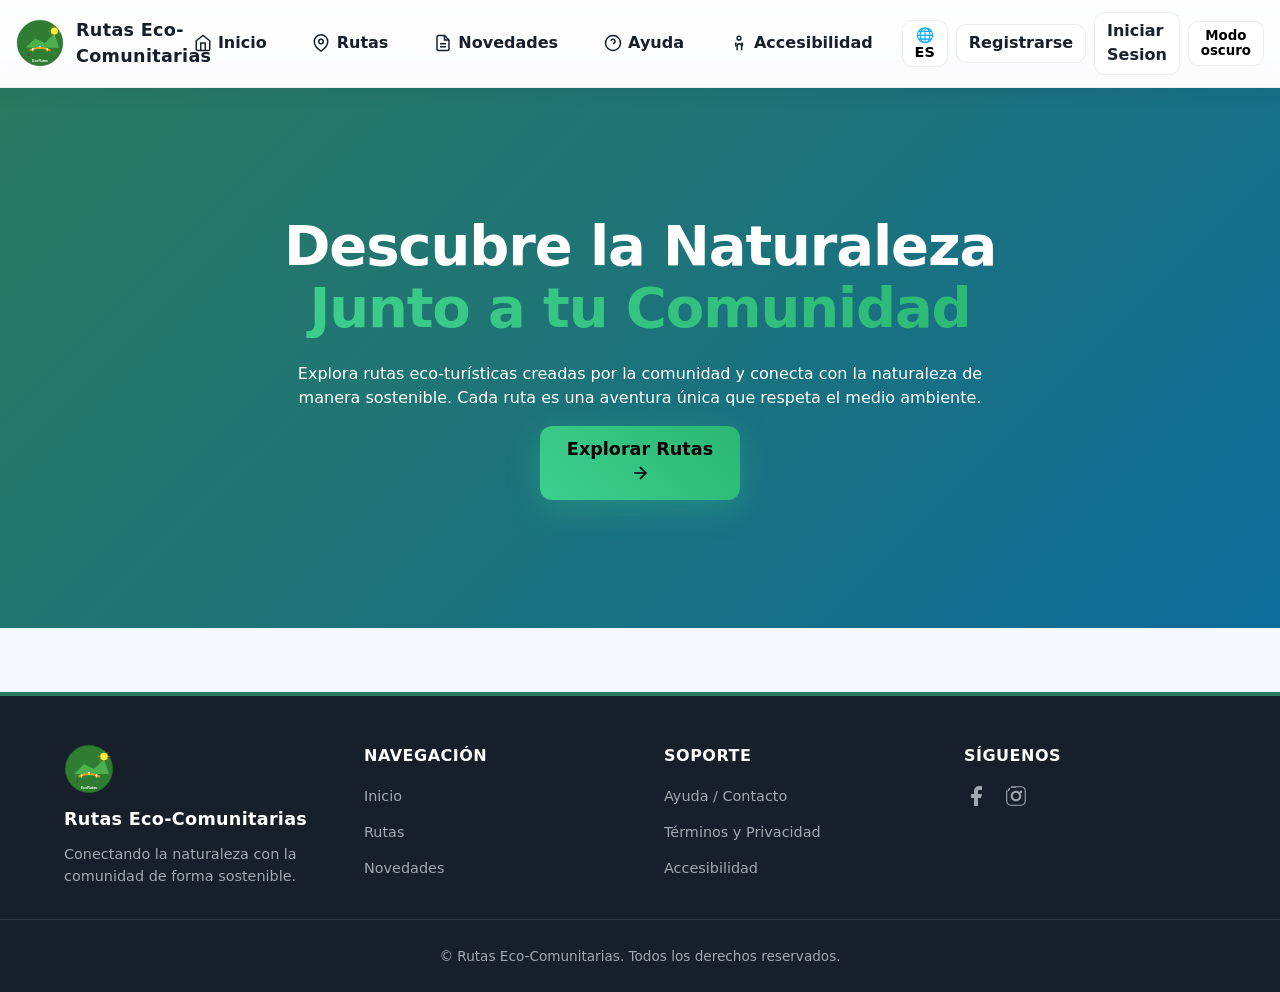
<file: index.html>
<!doctype html>
<html lang="es">
<head>
  <meta charset="utf-8" />
  <meta name="viewport" content="width=device-width,initial-scale=1" />
  <title>Plataforma de rutas eco-turísticas comunitarias — Inicio</title>
  <link rel="stylesheet" href="/src/styles.css" />
  
  <!-- Script anti-flash: aplica tema inmediatamente -->
  <script>
    (function() {
      const contrasteGuardado = localStorage.getItem('contrasteAlto');
      if (contrasteGuardado === 'true') {
        document.documentElement.setAttribute('data-contraste', 'alto');
      }
    })();
  </script>
</head>

<body>
  <!-- CABECERA SUPERIOR -->
  <header class="cabecera">
    <div class="cabecera__contenido">
  
      <div class="cabecera__izq">
        <img src="/src/logo-placeholder.svg" alt="Logo Plataforma" class="logo">
        <h1 class="nombre-sistema">Rutas Eco-Comunitarias</h1>
      </div>
  
      <div class="menu-colapsable" id="menu-colapsable">
        <nav class="menu-horizontal" aria-label="Menú principal">
          <ul id="menuItems" class="menu__lista--horizontal">
            
            <li><a href="/index.html" class="menu__item">
              <svg width="18" height="18" viewBox="0 0 24 24" fill="none" stroke="currentColor" stroke-width="2" aria-hidden="true"><path d="M3 9l9-7 9 7v11a2 2 0 0 1-2 2H5a2 2 0 0 1-2-2z"></path><polyline points="9 22 9 12 15 12 15 22"></polyline></svg>
              <span data-i18n="nav.inicio">Inicio</span>
            </a></li>
            
            <li><a href="/pages/rutas.html" class="menu__item">
              <svg width="18" height="18" viewBox="0 0 24 24" fill="none" stroke="currentColor" stroke-width="2" aria-hidden="true"><path d="M21 10c0 7-9 13-9 13s-9-6-9-13a9 9 0 0 1 18 0z"></path><circle cx="12" cy="10" r="3"></circle></svg>
              <span data-i18n="nav.rutas">Rutas</span>
            </a></li>
            
            <li><a href="/pages/novedades.html" class="menu__item">
              <svg width="18" height="18" viewBox="0 0 24 24" fill="none" stroke="currentColor" stroke-width="2" aria-hidden="true"><path d="M14 2H6a2 2 0 0 0-2 2v16a2 2 0 0 0 2 2h12a2 2 0 0 0 2-2V8z"></path><polyline points="14 2 14 8 20 8"></polyline><line x1="16" y1="13" x2="8" y2="13"></line><line x1="16" y1="17" x2="8" y2="17"></line></svg>
              <span data-i18n="nav.novedades">Novedades</span>
            </a></li>
            
            <li><a href="/pages/ayuda.html" class="menu__item">
              <svg width="18" height="18" viewBox="0 0 24 24" fill="none" stroke="currentColor" stroke-width="2" aria-hidden="true"><circle cx="12" cy="12" r="10"></circle><path d="M9.09 9a3 3 0 0 1 5.83 1c0 2-3 3-3 3"></path><line x1="12" y1="17" x2="12.01" y2="17"></line></svg>
              <span data-i18n="nav.ayuda">Ayuda</span>
            </a></li>
            
            <li><a href="#" class="menu__item" id="abrir-accesibilidad">
              <svg width="18" height="18" viewBox="0 0 24 24" fill="none" stroke="currentColor" stroke-width="2" aria-hidden="true"><circle cx="12" cy="5.5" r="2.5"></circle><path d="M15.5 21.5V16c0-1.7-1.3-3-3-3s-3 1.3-3 3v5.5"></path><path d="M15.5 11.5c1.4 1.4 1.4 3.6 0 5"></path><path d="M8.5 11.5c-1.4 1.4-1.4 3.6 0 5"></path></svg>
              <span data-i18n="nav.accesibilidad">Accesibilidad</span>
            </a></li>

          </ul>
        </nav>
  
        <div class="cabecera__der">
          <button class="boton" id="boton-idioma">🌐 ES</button>
          <a href="/pages/registro.html" class="boton">Registrarse</a>
          <a href="/pages/login.html" class="boton" data-i18n="btn.iniciar-sesion">Iniciar Sesion</a>
          <button id="boton-accesibilidad" class="boton" data-i18n="btn.modo-oscuro">Modo oscuro</button>
        </div>
      </div>
      
      <button class="menu-toggle" id="menuToggle" aria-label="Abrir menú" aria-expanded="false">
        <svg xmlns="http://www.w3.org/2000/svg" width="24" height="24" viewBox="0 0 24 24" fill="none" stroke="currentColor" stroke-width="2" stroke-linecap="round" stroke-linejoin="round">
          <line x1="3" y1="12" x2="21" y2="12"></line>
          <line x1="3" y1="6" x2="21" y2="6"></line>
          <line x1="3" y1="18" x2="21" y2="18"></line>
        </svg>
      </button>
  
    </div>
  </header>

  <!-- CONTENIDO PRINCIPAL -->
  <main class="contenido" role="main" aria-labelledby="titulo-principal">

    <!-- HERO SECTION SIMPLIFICADO -->
    <section class="hero" aria-labelledby="titulo-hero">
      <div class="hero__fondo">
        <div class="hero__overlay"></div>
      </div>
      <div class="hero__contenido">
        <div class="hero__texto">
          <h1 id="titulo-hero" class="hero__titulo" data-i18n="inicio.titulo">
            Descubre la Naturaleza
            <span class="hero__destacado">Junto a tu Comunidad</span>
          </h1>
          <p class="hero__descripcion" data-i18n="inicio.descripcion">
            Explora rutas eco-turísticas creadas por la comunidad y conecta con la naturaleza de manera sostenible. 
            Cada ruta es una aventura única que respeta el medio ambiente.
          </p>
          <div class="hero__acciones">
            <a href="/pages/rutas.html" class="hero__btn hero__btn--primario">
              <span data-i18n="inicio.cta">Explorar Rutas</span>
              <svg width="20" height="20" viewBox="0 0 24 24" fill="none" stroke="currentColor" stroke-width="2">
                <path d="M5 12h14M12 5l7 7-7 7"/>
              </svg>
            </a>
          </div>
        </div>
      </div>
    </section>
  </main>

  <!-- PIE DE PÁGINA -->
  <footer class="pie-profesional">
    <div class="pie-contenido">
      
      <div class="pie-columna pie-columna--brand">
        <img src="/src/logo-placeholder.svg" alt="Logo Plataforma" class="logo">
        <h3 class="nombre-sistema">Rutas Eco-Comunitarias</h3>
        <p>Conectando la naturaleza con la comunidad de forma sostenible.</p>
      </div>
      
      <div class="pie-columna">
        <h4>Navegación</h4>
        <ul>
          <li><a href="/index.html" class="pie-link" data-i18n="nav.inicio">Inicio</a></li>
          <li><a href="/pages/rutas.html" class="pie-link" data-i18n="nav.rutas">Rutas</a></li>
          <li><a href="/pages/novedades.html" class="pie-link" data-i18n="nav.novedades">Novedades</a></li>
        </ul>
      </div>
      
      <div class="pie-columna">
        <h4>Soporte</h4>
        <ul>
          <li><a href="/pages/ayuda.html" class="pie-link" id="link-soporte" data-i18n="footer.soporte">Ayuda / Contacto</a></li>
          <li><a href="/pages/terminos.html" class="pie-link" target="_blank" rel="noopener noreferrer">Términos y Privacidad</a></li>
          <li><a href="/pages/ayuda.html#tab-accesibilidad" class="pie-link">Accesibilidad</a></li>
        </ul>
      </div>
      
      <div class="pie-columna">
        <h4>Síguenos</h4>
        <div class="pie-sociales">
          <a href="#" class="pie-social-link" aria-label="Facebook">
            <svg width="24" height="24" viewBox="0 0 24 24" fill="currentColor"><path d="M18 2h-3a5 5 0 0 0-5 5v3H7v4h3v8h4v-8h3l1-4h-4V7a1 1 0 0 1 1-1h3z"></path></svg>
          </a>
          <a href="#" class="pie-social-link" aria-label="Instagram">
            <svg width="24" height="24" viewBox="0 0 24 24" fill="currentColor"><path d="M12 2.163c3.204 0 3.584.012 4.85.07 3.252.148 4.771 1.691 4.919 4.919.058 1.265.07 1.646.07 4.85s-.012 3.584-.07 4.85c-.148 3.227-1.664 4.771-4.919 4.919-1.266.058-1.646.07-4.85.07s-3.584-.012-4.85-.07c-3.252-.148-4.771-1.691-4.919-4.919-.058-1.265-.07-1.646-.07-4.85s.012-3.584.07-4.85c.148-3.227 1.664 4.771 4.919-4.919C8.416 2.175 8.796 2.163 12 2.163zm0 1.62c-3.14 0-3.486.01-4.708.066-2.678.122-3.83 1.274-3.952 3.952C3.27 8.92 3.26 9.266 3.26 12s.01 3.08.066 4.708c.122 2.678 1.274 3.83 3.952 3.952C8.51 20.73 8.86 20.74 12 20.74s3.08-.01 4.708-.066c2.678-.122 3.83-1.274 3.952-3.952C20.73 15.08 20.74 14.734 20.74 12s-.01-3.08-.066-4.708c-.122-2.678-1.274-3.83-3.952-3.952C15.09 3.27 14.74 3.26 12 3.26zm0 2.92c-2.92 0-5.28 2.36-5.28 5.28s2.36 5.28 5.28 5.28 5.28-2.36 5.28-5.28-2.36-5.28-5.28-5.28zm0 8.52c-1.8 0-3.24-1.44-3.24-3.24s1.44-3.24 3.24-3.24 3.24 1.44 3.24 3.24-1.44 3.24-3.24 3.24zM16.965 6.57c-.7 0-1.275.575-1.275 1.275s.575 1.275 1.275 1.275 1.275-.575 1.275-1.275-.575-1.275-1.275-1.275z"></path></svg>
          </a>
        </div>
      </div>
    </div>
    
    <div class="pie-bottom-bar">
      <small>© <span id="ano"></span> <span data-i18n="footer.derechos">Rutas Eco-Comunitarias</span>. Todos los derechos reservados.</small>
    </div>
  </footer>
    <!-- Modal de Accesibilidad -->
    <div id="modal-accesibilidad" class="modal" role="dialog" aria-labelledby="modal-accesibilidad-titulo" aria-hidden="true">
      <div class="modal__overlay"></div>
      <div class="modal__contenido modal__contenido--accesibilidad">
        <div class="modal__header">
          <h3 id="modal-accesibilidad-titulo" class="modal__titulo" data-i18n="accesibilidad.titulo">Configuración de Accesibilidad</h3>
          <button class="modal__cerrar" id="modal-accesibilidad-cerrar" aria-label="Cerrar modal" data-i18n="btn.cerrar">
            <svg width="24" height="24" viewBox="0 0 24 24" fill="none" stroke="currentColor" stroke-width="2">
              <line x1="18" y1="6" x2="6" y2="18"/>
              <line x1="6" y1="6" x2="18" y2="18"/>
            </svg>
          </button>
        </div>
        
        <div class="modal__body">
          <div class="accesibilidad-opciones">
            <div class="accesibilidad-opcion">
              <h4 data-i18n="accesibilidad.modo-oscuro">🌙 Modo Oscuro</h4>
              <p data-i18n="accesibilidad.modo-oscuro.desc">Reduce la fatiga visual en ambientes con poca luz</p>
              <button class="boton" id="toggle-modo-oscuro" data-i18n="accesibilidad.modo-oscuro">Activar Modo Oscuro</button>
            </div>
  
            <div class="accesibilidad-opcion">
              <h4 data-i18n="accesibilidad.texto-ampliado">🔍 Texto Ampliado</h4>
              <p data-i18n="accesibilidad.texto-ampliado.desc">Amplía el tamaño del texto para mejor legibilidad</p>
              <div class="control-texto">
                <button class="boton" id="reducir-texto">A-</button>
                <span id="tamaño-texto">100%</span>
                <button class="boton" id="aumentar-texto">A+</button>
              </div>
            </div>
          </div>
        </div>
      </div>
    </div>

  <!-- Script principal -->
  <script type="module">
    import { inicializarTema, actualizarAnio, inicializarMenu } from "/src/scripts/comunes.ts";
    import { inicializarIdiomas, inicializarAccesibilidad } from "/src/scripts/idiomas.js";

    document.addEventListener("DOMContentLoaded", () => {
      inicializarTema();
      actualizarAnio();
      inicializarMenu();
      inicializarIdiomas();
      inicializarAccesibilidad();
      inicializarAtajosTeclado();
    });
  </script>
</body>
</html>
</file>
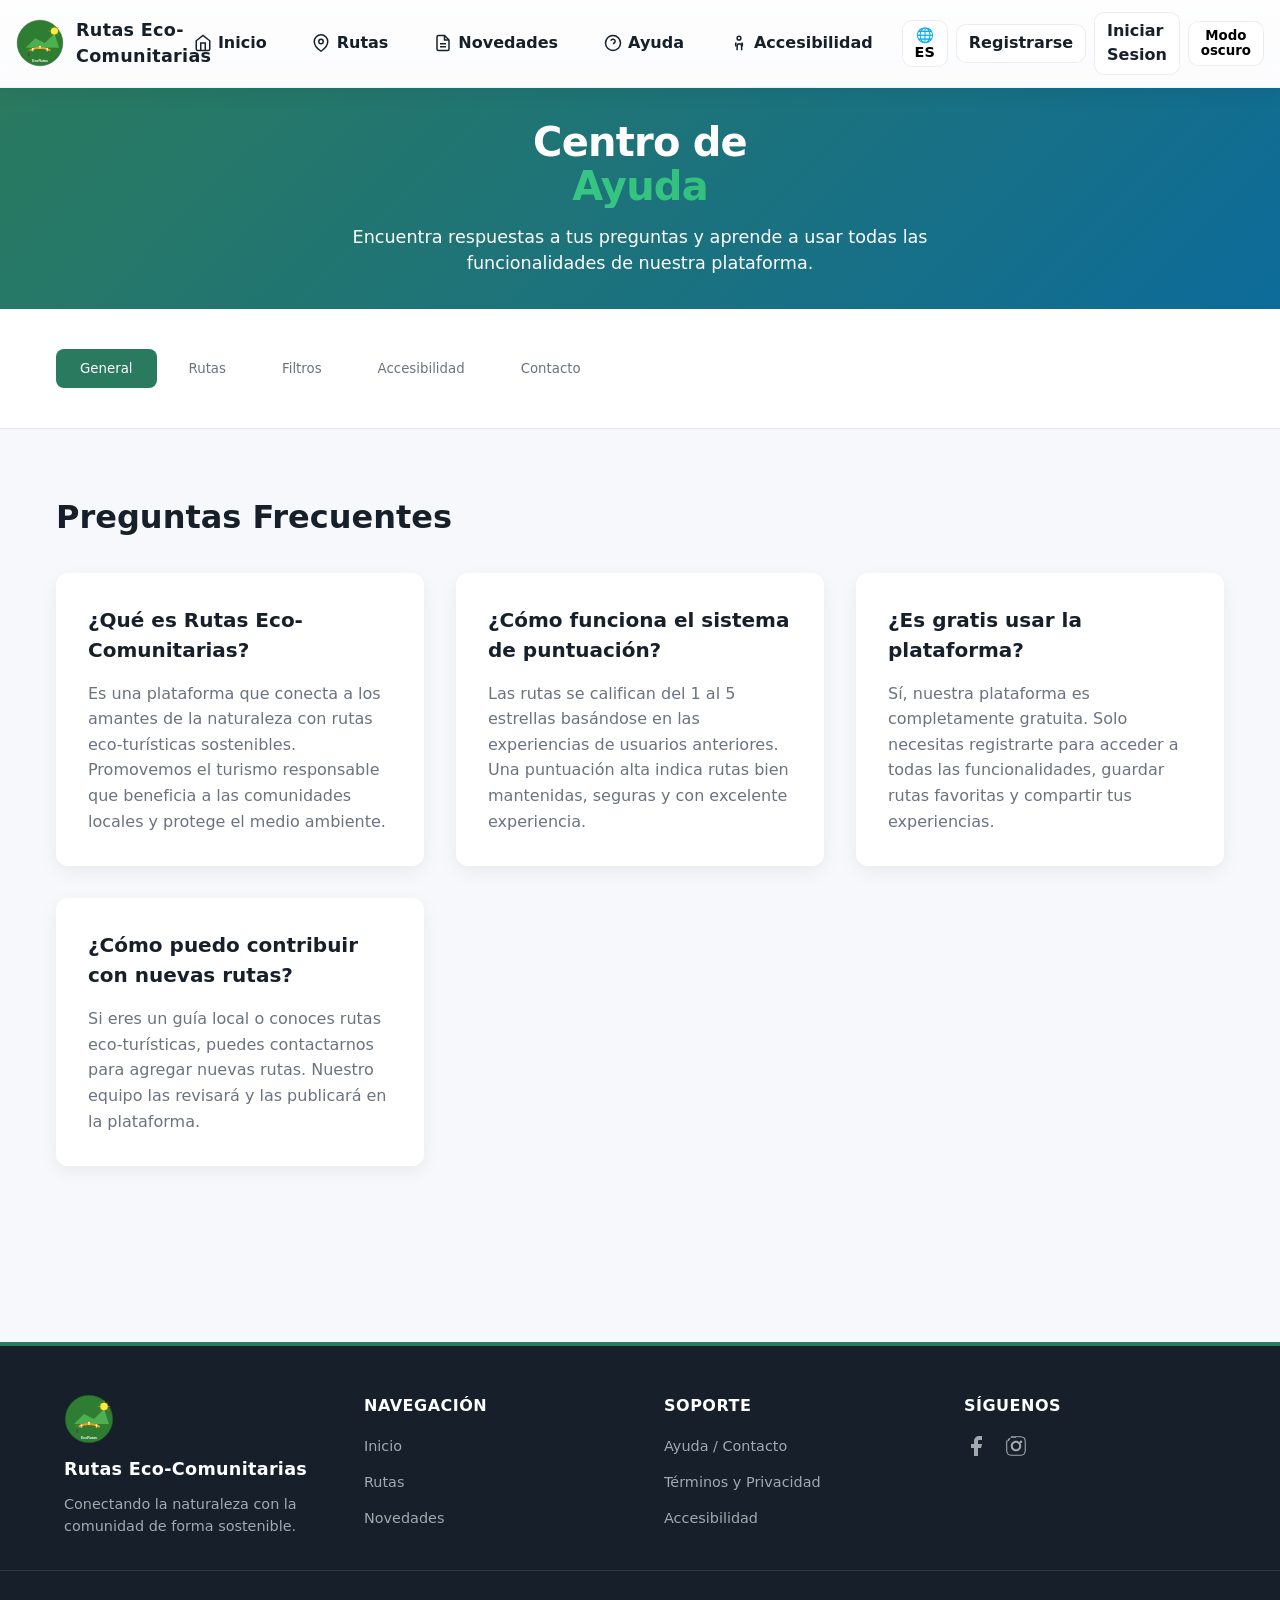
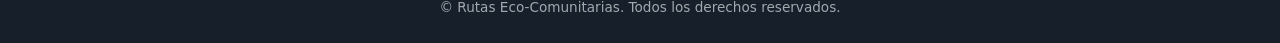
<file: pages/ayuda.html>
<!doctype html>
<html lang="es">
<head>
  <meta charset="utf-8">
  <meta name="viewport" content="width=device-width,initial-scale=1">
  <title>Ayuda — Rutas Eco-Comunitarias</title>
  <link rel="stylesheet" href="/src/styles.css">
  
  <!-- Script anti-flash: aplica tema inmediatamente -->
  <script>
    (function() {
      const contrasteGuardado = localStorage.getItem('contrasteAlto');
      if (contrasteGuardado === 'true') {
        document.documentElement.setAttribute('data-contraste', 'alto');
      }
    })();
  </script>
</head>

<body>
  <header class="cabecera">
    <div class="cabecera__contenido">
  
      <div class="cabecera__izq">
        <img src="/src/logo-placeholder.svg" alt="Logo Plataforma" class="logo">
        <h1 class="nombre-sistema">Rutas Eco-Comunitarias</h1>
      </div>
  
      <div class="menu-colapsable" id="menu-colapsable">
        <nav class="menu-horizontal" aria-label="Menú principal">
          <ul id="menuItems" class="menu__lista--horizontal">
            
            <li><a href="/index.html" class="menu__item">
              <svg width="18" height="18" viewBox="0 0 24 24" fill="none" stroke="currentColor" stroke-width="2" aria-hidden="true"><path d="M3 9l9-7 9 7v11a2 2 0 0 1-2 2H5a2 2 0 0 1-2-2z"></path><polyline points="9 22 9 12 15 12 15 22"></polyline></svg>
              <span data-i18n="nav.inicio">Inicio</span>
            </a></li>
            
            <li><a href="/pages/rutas.html" class="menu__item">
              <svg width="18" height="18" viewBox="0 0 24 24" fill="none" stroke="currentColor" stroke-width="2" aria-hidden="true"><path d="M21 10c0 7-9 13-9 13s-9-6-9-13a9 9 0 0 1 18 0z"></path><circle cx="12" cy="10" r="3"></circle></svg>
              <span data-i18n="nav.rutas">Rutas</span>
            </a></li>
            
            <li><a href="/pages/novedades.html" class="menu__item">
              <svg width="18" height="18" viewBox="0 0 24 24" fill="none" stroke="currentColor" stroke-width="2" aria-hidden="true"><path d="M14 2H6a2 2 0 0 0-2 2v16a2 2 0 0 0 2 2h12a2 2 0 0 0 2-2V8z"></path><polyline points="14 2 14 8 20 8"></polyline><line x1="16" y1="13" x2="8" y2="13"></line><line x1="16" y1="17" x2="8" y2="17"></line></svg>
              <span data-i18n="nav.novedades">Novedades</span>
            </a></li>
            
            <li><a href="/pages/ayuda.html" class="menu__item">
              <svg width="18" height="18" viewBox="0 0 24 24" fill="none" stroke="currentColor" stroke-width="2" aria-hidden="true"><circle cx="12" cy="12" r="10"></circle><path d="M9.09 9a3 3 0 0 1 5.83 1c0 2-3 3-3 3"></path><line x1="12" y1="17" x2="12.01" y2="17"></line></svg>
              <span data-i18n="nav.ayuda">Ayuda</span>
            </a></li>
            
            <li><a href="#" class="menu__item" id="abrir-accesibilidad">
              <svg width="18" height="18" viewBox="0 0 24 24" fill="none" stroke="currentColor" stroke-width="2" aria-hidden="true"><circle cx="12" cy="5.5" r="2.5"></circle><path d="M15.5 21.5V16c0-1.7-1.3-3-3-3s-3 1.3-3 3v5.5"></path><path d="M15.5 11.5c1.4 1.4 1.4 3.6 0 5"></path><path d="M8.5 11.5c-1.4 1.4-1.4 3.6 0 5"></path></svg>
              <span data-i18n="nav.accesibilidad">Accesibilidad</span>
            </a></li>

          </ul>
        </nav>
  
        <div class="cabecera__der">
          <button class="boton" id="boton-idioma">🌐 ES</button>
          <a href="/pages/registro.html" class="boton">Registrarse</a>
          <a href="/pages/login.html" class="boton" data-i18n="btn.iniciar-sesion">Iniciar Sesion</a>
          <button id="boton-accesibilidad" class="boton" data-i18n="btn.modo-oscuro">Modo oscuro</button>
        </div>
      </div>
      
      <button class="menu-toggle" id="menuToggle" aria-label="Abrir menú" aria-expanded="false">
        <svg xmlns="http://www.w3.org/2000/svg" width="24" height="24" viewBox="0 0 24 24" fill="none" stroke="currentColor" stroke-width="2" stroke-linecap="round" stroke-linejoin="round">
          <line x1="3" y1="12" x2="21" y2="12"></line>
          <line x1="3" y1="6" x2="21" y2="6"></line>
          <line x1="3" y1="18" x2="21" y2="18"></line>
        </svg>
      </button>
  
    </div>
  </header>

  <main class="contenido">
    <!-- Hero Section para Ayuda -->
    <section class="hero hero--ayuda" aria-labelledby="titulo-ayuda">
      <div class="hero__fondo">
        <div class="hero__overlay"></div>
      </div>
      <div class="hero__contenido">
        <div class="hero__texto">
          <h1 id="titulo-ayuda" class="hero__titulo" data-i18n="ayuda.titulo">
            Centro de
            <span class="hero__destacado">Ayuda</span>
          </h1>
          <p class="hero__descripcion" data-i18n="ayuda.descripcion">
            Encuentra respuestas a tus preguntas y aprende a usar todas las funcionalidades de nuestra plataforma.
          </p>
        </div>
      </div>
    </section>

    <!-- Navegación de Ayuda -->
    <section class="ayuda-navegacion" aria-label="Navegación de ayuda">
      <div class="container">
        <div class="ayuda-tabs">
          <button class="ayuda-tab activo" data-tab="general" data-i18n="ayuda.tabs.general">General</button>
          <button class="ayuda-tab" data-tab="rutas" data-i18n="ayuda.tabs.rutas">Rutas</button>
          <button class="ayuda-tab" data-tab="filtros" data-i18n="ayuda.tabs.filtros">Filtros</button>
          <button class="ayuda-tab" data-tab="accesibilidad" data-i18n="ayuda.tabs.accesibilidad">Accesibilidad</button>
          <button class="ayuda-tab" data-tab="contacto" data-i18n="ayuda.tabs.contacto">Contacto</button>
        </div>
      </div>
    </section>

    <!-- Contenido de Ayuda -->
    <section class="ayuda-contenido">
      <div class="container">
        <!-- Pestaña General -->
        <div id="tab-general" class="ayuda-tab-content activo">
          <h2 data-i18n="ayuda.faq.titulo">Preguntas Frecuentes</h2>
          
          <div class="faq-grid">
            <div class="faq-item">
              <h3 data-i18n="ayuda.faq.pregunta1">¿Qué es Rutas Eco-Comunitarias?</h3>
              <p data-i18n="ayuda.faq.respuesta1">Es una plataforma que conecta a los amantes de la naturaleza con rutas eco-turísticas sostenibles. Promovemos el turismo responsable que beneficia a las comunidades locales y protege el medio ambiente.</p>
            </div>

            <div class="faq-item">
              <h3 data-i18n="ayuda.faq.pregunta2">¿Cómo funciona el sistema de puntuación?</h3>
              <p data-i18n="ayuda.faq.respuesta2">Las rutas se califican del 1 al 5 estrellas basándose en las experiencias de usuarios anteriores. Una puntuación alta indica rutas bien mantenidas, seguras y con excelente experiencia.</p>
            </div>

            <div class="faq-item">
              <h3 data-i18n="ayuda.faq.pregunta3">¿Es gratis usar la plataforma?</h3>
              <p data-i18n="ayuda.faq.respuesta3">Sí, nuestra plataforma es completamente gratuita. Solo necesitas registrarte para acceder a todas las funcionalidades, guardar rutas favoritas y compartir tus experiencias.</p>
            </div>

            <div class="faq-item">
              <h3 data-i18n="ayuda.faq.pregunta4">¿Cómo puedo contribuir con nuevas rutas?</h3>
              <p data-i18n="ayuda.faq.respuesta4">Si eres un guía local o conoces rutas eco-turísticas, puedes contactarnos para agregar nuevas rutas. Nuestro equipo las revisará y las publicará en la plataforma.</p>
            </div>
          </div>
        </div>

        <!-- Pestaña Rutas -->
        <div id="tab-rutas" class="ayuda-tab-content">
          <h2 data-i18n="ayuda.rutas.titulo">Guía de Rutas</h2>
          
          <div class="guia-seccion">
            <h3>🔍 Cómo Buscar Rutas</h3>
            <ol class="guia-lista">
              <li>Ve a la página de <strong>Rutas</strong> desde el menú principal</li>
              <li>Usa la barra de búsqueda para escribir el nombre, ubicación o descripción</li>
              <li>Las sugerencias aparecerán automáticamente mientras escribes</li>
              <li>Haz clic en una sugerencia para seleccionarla</li>
            </ol>
          </div>

          <div class="guia-seccion">
            <h3>🎯 Cómo Filtrar Rutas</h3>
            <ul class="guia-lista">
              <li><strong>Dificultad:</strong> Fácil, Media, Difícil</li>
              <li><strong>Tipo:</strong> Senderismo, Ciclismo, Observación, Fotografía</li>
              <li><strong>Duración:</strong> Corta (menos de 1h), Media (1-3h), Larga (más de 3h)</li>
              <li><strong>Distancia:</strong> Corta (menos de 2km), Media (2-5km), Larga (más de 5km)</li>
            </ul>
          </div>

          <div class="guia-seccion">
            <h3>👁️ Vista Previa de Rutas</h3>
            <ol class="guia-lista">
              <li>Haz clic en <strong>"Vista Previa"</strong> en cualquier ruta</li>
              <li>Explora el mapa interactivo y los puntos ecológicos</li>
              <li>Revisa la información detallada de la ruta</li>
              <li>Usa los botones para guardar, iniciar o compartir la ruta</li>
            </ol>
          </div>
        </div>

        <!-- Pestaña Filtros -->
        <div id="tab-filtros" class="ayuda-tab-content">
          <h2 data-i18n="ayuda.filtros.titulo">Guía de Filtros</h2>
          
          <div class="filtros-guia">
            <div class="filtro-explicacion">
              <h3>🔍 Búsqueda por Texto</h3>
              <p>Escribe cualquier término en la barra de búsqueda. Busca en nombres, descripciones y ubicaciones de las rutas.</p>
              <div class="ejemplo">
                <strong>Ejemplo:</strong> "bosque", "cascada", "aves", "fotografía"
              </div>
            </div>

            <div class="filtro-explicacion">
              <h3>⚡ Filtro de Dificultad</h3>
              <ul>
                <li><strong>Fácil:</strong> Caminatas cortas, terreno plano, ideal para principiantes</li>
                <li><strong>Media:</strong> Rutas moderadas con algunas subidas, experiencia básica recomendada</li>
                <li><strong>Difícil:</strong> Rutas exigentes con terreno accidentado, para usuarios experimentados</li>
              </ul>
            </div>

            <div class="filtro-explicacion">
              <h3>🏷️ Tipos de Rutas</h3>
              <ul>
                <li><strong>Senderismo:</strong> Caminatas por senderos naturales</li>
                <li><strong>Ciclismo:</strong> Rutas en bicicleta por senderos y caminos</li>
                <li><strong>Observación:</strong> Rutas especializadas para observar fauna y flora</li>
                <li><strong>Fotografía:</strong> Rutas con los mejores puntos de vista fotográficos</li>
              </ul>
            </div>

            <div class="filtro-explicacion">
              <h3>⏱️ Duración y Distancia</h3>
              <p>Combina filtros de duración y distancia para encontrar rutas que se ajusten a tu tiempo disponible y condición física.</p>
            </div>
          </div>
        </div>

        <!-- Pestaña Accesibilidad -->
        <div id="tab-accesibilidad" class="ayuda-tab-content">
          <h2 data-i18n="ayuda.accesibilidad.titulo">Funciones de Accesibilidad</h2>
          
          <div class="accesibilidad-info">
            <div class="accesibilidad-item">
              <h3>🌙 Modo Oscuro</h3>1
              <p>Reduce la fatiga visual y mejora la experiencia en ambientes con poca luz. Actívalo desde el botón en la cabecera.</p>
            </div>

            <div class="accesibilidad-item">
              <h3>🔍 Texto Ampliado</h3>
              <p>Usa las funciones de zoom del navegador (Ctrl + +) para ampliar el texto y mejorar la legibilidad.</p>
            </div>
          </div>
        </div>

        <!-- Pestaña Contacto -->
        <div id="tab-contacto" class="ayuda-tab-content">
          <h2 data-i18n="ayuda.contacto.titulo">Contacto y Soporte</h2>
          
          <div class="contacto-info">
            <div class="contacto-item">
              <h3>📧 Email de Soporte</h3>
              <p>soporte@rutasecocomunitarias.com</p>
              <p>Respuesta en 24 horas</p>
            </div>

            <div class="contacto-item">
              <h3>📱 Teléfono</h3>
              <p>+1 (555) 123-4567</p>
              <p>Lunes a Viernes, 9:00 - 18:00</p>
            </div>
            <div class="contacto-item">
              <h3>📝 Formulario de Contacto</h3>
              <form class="formulario-contacto">
                <div class="formulario-grupo">
                  <label for="nombre">Nombre</label>
                  <input type="text" id="nombre" name="nombre" required>
                </div>
                <div class="formulario-grupo">
                  <label for="email">Email</label>
                  <input type="email" id="email" name="email" required>
                </div>
                <div class="formulario-grupo">
                  <label for="asunto">Asunto</label>
                  <select id="asunto" name="asunto" required>
                    <option value="">Seleccionar asunto</option>
                    <option value="tecnico">Problema técnico</option>
                    <option value="nueva-ruta">Sugerir nueva ruta</option>
                    <option value="cuenta">Problema con mi cuenta</option>
                    <option value="otro">Otro</option>
                  </select>
                </div>
                <div class="formulario-grupo">
                  <label for="mensaje">Mensaje</label>
                  <textarea id="mensaje" name="mensaje" rows="5" required></textarea>
                </div>
                <button type="submit" class="boton primario">Enviar Mensaje</button>
              </form>
            </div>
          </div>
        </div>
      </div>
    </section>
  </main>

  <footer class="pie-profesional">
    <div class="pie-contenido">
      
      <div class="pie-columna pie-columna--brand">
        <img src="/src/logo-placeholder.svg" alt="Logo Plataforma" class="logo">
        <h3 class="nombre-sistema">Rutas Eco-Comunitarias</h3>
        <p>Conectando la naturaleza con la comunidad de forma sostenible.</p>
      </div>
      
      <div class="pie-columna">
        <h4>Navegación</h4>
        <ul>
          <li><a href="/index.html" class="pie-link" data-i18n="nav.inicio">Inicio</a></li>
          <li><a href="/pages/rutas.html" class="pie-link" data-i18n="nav.rutas">Rutas</a></li>
          <li><a href="/pages/novedades.html" class="pie-link" data-i18n="nav.novedades">Novedades</a></li>
        </ul>
      </div>
      
      <div class="pie-columna">
        <h4>Soporte</h4>
        <ul>
          <li><a href="/pages/ayuda.html" class="pie-link" id="link-soporte" data-i18n="footer.soporte">Ayuda / Contacto</a></li>
          <li><a href="/pages/terminos.html" class="pie-link" target="_blank" rel="noopener noreferrer">Términos y Privacidad</a></li>
          <li><a href="/pages/ayuda.html#tab-accesibilidad" class="pie-link">Accesibilidad</a></li>
        </ul>
      </div>
      
      <div class="pie-columna">
        <h4>Síguenos</h4>
        <div class="pie-sociales">
          <a href="#" class="pie-social-link" aria-label="Facebook">
            <svg width="24" height="24" viewBox="0 0 24 24" fill="currentColor"><path d="M18 2h-3a5 5 0 0 0-5 5v3H7v4h3v8h4v-8h3l1-4h-4V7a1 1 0 0 1 1-1h3z"></path></svg>
          </a>
          <a href="#" class="pie-social-link" aria-label="Instagram">
            <svg width="24" height="24" viewBox="0 0 24 24" fill="currentColor"><path d="M12 2.163c3.204 0 3.584.012 4.85.07 3.252.148 4.771 1.691 4.919 4.919.058 1.265.07 1.646.07 4.85s-.012 3.584-.07 4.85c-.148 3.227-1.664 4.771-4.919 4.919-1.266.058-1.646.07-4.85.07s-3.584-.012-4.85-.07c-3.252-.148-4.771-1.691-4.919-4.919-.058-1.265-.07-1.646-.07-4.85s.012-3.584.07-4.85c.148-3.227 1.664 4.771 4.919-4.919C8.416 2.175 8.796 2.163 12 2.163zm0 1.62c-3.14 0-3.486.01-4.708.066-2.678.122-3.83 1.274-3.952 3.952C3.27 8.92 3.26 9.266 3.26 12s.01 3.08.066 4.708c.122 2.678 1.274 3.83 3.952 3.952C8.51 20.73 8.86 20.74 12 20.74s3.08-.01 4.708-.066c2.678-.122 3.83-1.274 3.952-3.952C20.73 15.08 20.74 14.734 20.74 12s-.01-3.08-.066-4.708c-.122-2.678-1.274-3.83-3.952-3.952C15.09 3.27 14.74 3.26 12 3.26zm0 2.92c-2.92 0-5.28 2.36-5.28 5.28s2.36 5.28 5.28 5.28 5.28-2.36 5.28-5.28-2.36-5.28-5.28-5.28zm0 8.52c-1.8 0-3.24-1.44-3.24-3.24s1.44-3.24 3.24-3.24 3.24 1.44 3.24 3.24-1.44 3.24-3.24 3.24zM16.965 6.57c-.7 0-1.275.575-1.275 1.275s.575 1.275 1.275 1.275 1.275-.575 1.275-1.275-.575-1.275-1.275-1.275z"></path></svg>
          </a>
        </div>
      </div>
    </div>
    
    <div class="pie-bottom-bar">
      <small>© <span id="ano"></span> <span data-i18n="footer.derechos">Rutas Eco-Comunitarias</span>. Todos los derechos reservados.</small>
    </div>
  </footer>

  <!-- Modal de Accesibilidad -->
  <div id="modal-accesibilidad" class="modal" role="dialog" aria-labelledby="modal-accesibilidad-titulo" aria-hidden="true">
    <div class="modal__overlay"></div>
    <div class="modal__contenido modal__contenido--accesibilidad">
      <div class="modal__header">
        <h3 id="modal-accesibilidad-titulo" class="modal__titulo" data-i18n="accesibilidad.titulo">Configuración de Accesibilidad</h3>
        <button class="modal__cerrar" id="modal-accesibilidad-cerrar" aria-label="Cerrar modal" data-i18n="btn.cerrar">
          <svg width="24" height="24" viewBox="0 0 24 24" fill="none" stroke="currentColor" stroke-width="2">
            <line x1="18" y1="6" x2="6" y2="18"/>
            <line x1="6" y1="6" x2="18" y2="18"/>
          </svg>
        </button>
      </div>
      
      <div class="modal__body">
        <div class="accesibilidad-opciones">
          <div class="accesibilidad-opcion">
            <h4 data-i18n="accesibilidad.modo-oscuro">🌙 Modo Oscuro</h4>
            <p data-i18n="accesibilidad.modo-oscuro.desc">Reduce la fatiga visual en ambientes con poca luz</p>
            <button class="boton" id="toggle-modo-oscuro" data-i18n="accesibilidad.modo-oscuro">Activar Modo Oscuro</button>
          </div>

          <div class="accesibilidad-opcion">
            <h4 data-i18n="accesibilidad.texto-ampliado">🔍 Texto Ampliado</h4>
            <p data-i18n="accesibilidad.texto-ampliado.desc">Amplía el tamaño del texto para mejor legibilidad</p>
            <div class="control-texto">
              <button class="boton" id="reducir-texto">A-</button>
              <span id="tamaño-texto">100%</span>
              <button class="boton" id="aumentar-texto">A+</button>
            </div>
          </div>
        </div>
      </div>
    </div>
  </div>

  <script type="module">
    import { inicializarTema, actualizarAnio, inicializarMenu } from "/src/scripts/comunes.ts";
    import { inicializarIdiomas, inicializarAccesibilidad } from "/src/scripts/idiomas.js";

    document.addEventListener("DOMContentLoaded", () => {
      inicializarTema();
      actualizarAnio();
      inicializarMenu();
      inicializarIdiomas();
      inicializarAccesibilidad();
      inicializarAyuda();
    });

    function inicializarAyuda() {
      // Navegación por pestañas
      const tabs = document.querySelectorAll('.ayuda-tab');
      const contents = document.querySelectorAll('.ayuda-tab-content');

      tabs.forEach(tab => {
        tab.addEventListener('click', () => {
          const targetTab = tab.dataset.tab;
          
          // Remover clase activa de todos los tabs
          tabs.forEach(t => t.classList.remove('activo'));
          contents.forEach(c => c.classList.remove('activo'));
          
          // Activar tab seleccionado
          tab.classList.add('activo');
          document.getElementById(`tab-${targetTab}`).classList.add('activo');
        });
      });

      // Formulario de contacto
      const formulario = document.querySelector('.formulario-contacto');
      if (formulario) {
        formulario.addEventListener('submit', (e) => {
          e.preventDefault();
          alert('¡Mensaje enviado! Te contactaremos pronto.');
        });
      }
    }
  </script>
</body>
</html>
</file>
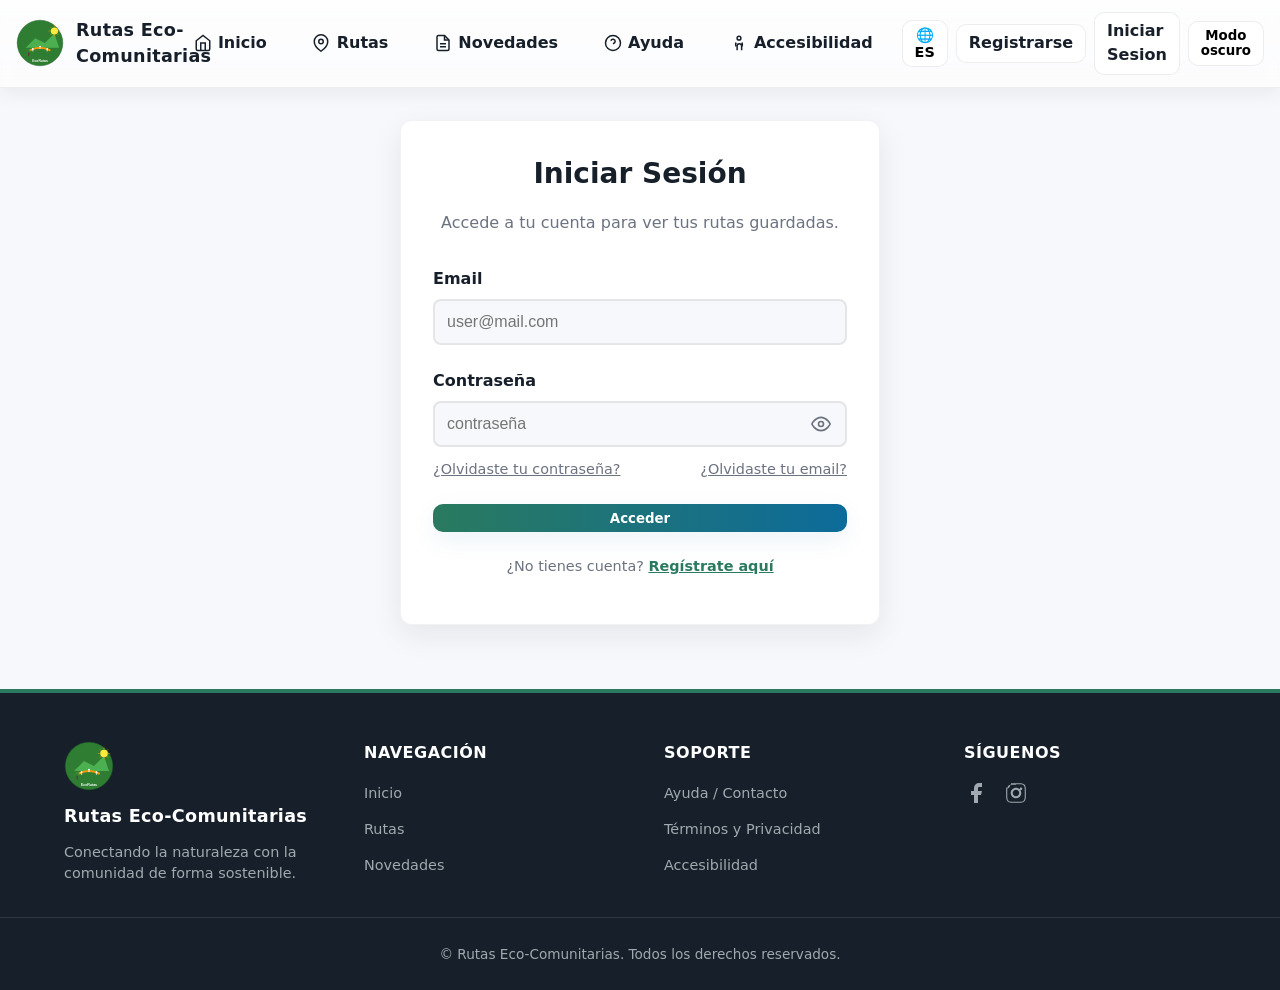
<file: pages/login.html>
<!doctype html>
<html lang="es">
<head>
  <meta charset="utf-8">
  <meta name="viewport" content="width=device-width,initial-scale=1">
  <title>Iniciar Sesión — Rutas Eco-Comunitarias</title>
  <link rel="stylesheet" href="/src/styles.css">
  
  <script>
    (function() {
      const contrasteGuardado = localStorage.getItem('contrasteAlto');
      if (contrasteGuardado === 'true') {
        document.documentElement.setAttribute('data-contraste', 'alto');
      }
    })();
  </script>
</head>

<body>
  <header class="cabecera">
    <div class="cabecera__contenido">
  
      <div class="cabecera__izq">
        <img src="/src/logo-placeholder.svg" alt="Logo Plataforma" class="logo">
        <h1 class="nombre-sistema">Rutas Eco-Comunitarias</h1>
      </div>
  
      <div class="menu-colapsable" id="menu-colapsable">
        <nav class="menu-horizontal" aria-label="Menú principal">
          <ul id="menuItems" class="menu__lista--horizontal">
            
            <li><a href="/index.html" class="menu__item">
              <svg width="18" height="18" viewBox="0 0 24 24" fill="none" stroke="currentColor" stroke-width="2" aria-hidden="true"><path d="M3 9l9-7 9 7v11a2 2 0 0 1-2 2H5a2 2 0 0 1-2-2z"></path><polyline points="9 22 9 12 15 12 15 22"></polyline></svg>
              <span data-i18n="nav.inicio">Inicio</span>
            </a></li>
            
            <li><a href="/pages/rutas.html" class="menu__item">
              <svg width="18" height="18" viewBox="0 0 24 24" fill="none" stroke="currentColor" stroke-width="2" aria-hidden="true"><path d="M21 10c0 7-9 13-9 13s-9-6-9-13a9 9 0 0 1 18 0z"></path><circle cx="12" cy="10" r="3"></circle></svg>
              <span data-i18n="nav.rutas">Rutas</span>
            </a></li>
            
            <li><a href="/pages/novedades.html" class="menu__item">
              <svg width="18" height="18" viewBox="0 0 24 24" fill="none" stroke="currentColor" stroke-width="2" aria-hidden="true"><path d="M14 2H6a2 2 0 0 0-2 2v16a2 2 0 0 0 2 2h12a2 2 0 0 0 2-2V8z"></path><polyline points="14 2 14 8 20 8"></polyline><line x1="16" y1="13" x2="8" y2="13"></line><line x1="16" y1="17" x2="8" y2="17"></line></svg>
              <span data-i18n="nav.novedades">Novedades</span>
            </a></li>
            
            <li><a href="/pages/ayuda.html" class="menu__item">
              <svg width="18" height="18" viewBox="0 0 24 24" fill="none" stroke="currentColor" stroke-width="2" aria-hidden="true"><circle cx="12" cy="12" r="10"></circle><path d="M9.09 9a3 3 0 0 1 5.83 1c0 2-3 3-3 3"></path><line x1="12" y1="17" x2="12.01" y2="17"></line></svg>
              <span data-i18n="nav.ayuda">Ayuda</span>
            </a></li>
            
            <li><a href="#" class="menu__item" id="abrir-accesibilidad">
              <svg width="18" height="18" viewBox="0 0 24 24" fill="none" stroke="currentColor" stroke-width="2" aria-hidden="true"><circle cx="12" cy="5.5" r="2.5"></circle><path d="M15.5 21.5V16c0-1.7-1.3-3-3-3s-3 1.3-3 3v5.5"></path><path d="M15.5 11.5c1.4 1.4 1.4 3.6 0 5"></path><path d="M8.5 11.5c-1.4 1.4-1.4 3.6 0 5"></path></svg>
              <span data-i18n="nav.accesibilidad">Accesibilidad</span>
            </a></li>

          </ul>
        </nav>
  
        <div class="cabecera__der">
          <button class="boton" id="boton-idioma">🌐 ES</button>
          <a href="/pages/registro.html" class="boton">Registrarse</a>
          <a href="/pages/login.html" class="boton" data-i18n="btn.iniciar-sesion">Iniciar Sesion</a>
          <button id="boton-accesibilidad" class="boton" data-i18n="btn.modo-oscuro">Modo oscuro</button>
        </div>
      </div>
      
      <button class="menu-toggle" id="menuToggle" aria-label="Abrir menú" aria-expanded="false">
        <svg xmlns="http://www.w3.org/2000/svg" width="24" height="24" viewBox="0 0 24 24" fill="none" stroke="currentColor" stroke-width="2" stroke-linecap="round" stroke-linejoin="round">
          <line x1="3" y1="12" x2="21" y2="12"></line>
          <line x1="3" y1="6" x2="21" y2="6"></line>
          <line x1="3" y1="18" x2="21" y2="18"></line>
        </svg>
      </button>
  
    </div>
  </header>

  <main class="contenido">
    <div class="auth-container">
      <form id="form-login" class="auth-form">
        <h2 class="auth-titulo">Iniciar Sesión</h2>
        <p class="auth-descripcion">Accede a tu cuenta para ver tus rutas guardadas.</p>
        
        <div id="auth-error" class="auth-error" style="display: none;"></div>

        <div id="lockout-timer" class="auth-lockout" style="display: none;">
          Demasiados intentos. Por favor espera <span id="countdown">03:00</span> minutos.
        </div>
        
        <div class="formulario-grupo">
          <label for="email">Email</label>
          <input type="email" id="email" name="email" required autocomplete="email" placeholder="user@mail.com">
        </div>
        
        <div class="formulario-grupo">
          <label for="password">Contraseña</label>
          <div class="input-con-icono">
            <input type="password" id="password" name="password" required autocomplete="current-password" placeholder="contraseña">
            <button type="button" class="toggle-password" id="toggle-password" aria-label="Mostrar contraseña">
              <svg id="svg-eye" xmlns="http://www.w3.org/2000/svg" width="20" height="20" viewBox="0 0 24 24" fill="none" stroke="currentColor" stroke-width="2" stroke-linecap="round" stroke-linejoin="round">
                <path d="M1 12s4-8 11-8 11 8 11 8-4 8-11 8-11-8-11-8z"></path>
                <circle cx="12" cy="12" r="3"></circle>
              </svg>
              <svg id="svg-eye-off" xmlns="http://www.w3.org/2000/svg" width="20" height="20" viewBox="0 0 24 24" fill="none" stroke="currentColor" stroke-width="2" stroke-linecap="round" stroke-linejoin="round" style="display: none;">
                <path d="M17.94 17.94A10.07 10.07 0 0 1 12 20c-7 0-11-8-11-8a18.45 18.45 0 0 1 5.06-5.94M9.9 4.24A9.12 9.12 0 0 1 12 4c7 0 11 8 11 8a18.5 18.5 0 0 1-2.16 3.19m-6.72-1.07a3 3 0 1 1-4.24-4.24"></path>
                <line x1="1" y1="1" x2="23" y2="23"></line>
              </svg>
            </button>
          </div>
        </div>
        <div class="auth-enlace-secundario">
          <a href="/pages/recuperar.html">¿Olvidaste tu contraseña?</a>
          <a href="/pages/recuperar-email.html">¿Olvidaste tu email?</a>
        </div>
        <button type="submit" class="boton primario" style="width: 100%;">Acceder</button>
        
        <p class="auth-enlace">
          ¿No tienes cuenta? <a href="/pages/registro.html">Regístrate aquí</a>
        </p>
      </form>
    </div>
  </main>

  <footer class="pie-profesional">
    <div class="pie-contenido">
      
      <div class="pie-columna pie-columna--brand">
        <img src="/src/logo-placeholder.svg" alt="Logo Plataforma" class="logo">
        <h3 class="nombre-sistema">Rutas Eco-Comunitarias</h3>
        <p>Conectando la naturaleza con la comunidad de forma sostenible.</p>
      </div>
      
      <div class="pie-columna">
        <h4>Navegación</h4>
        <ul>
          <li><a href="/index.html" class="pie-link" data-i18n="nav.inicio">Inicio</a></li>
          <li><a href="/pages/rutas.html" class="pie-link" data-i18n="nav.rutas">Rutas</a></li>
          <li><a href="/pages/novedades.html" class="pie-link" data-i18n="nav.novedades">Novedades</a></li>
        </ul>
      </div>
      
      <div class="pie-columna">
        <h4>Soporte</h4>
        <ul>
          <li><a href="/pages/ayuda.html" class="pie-link" id="link-soporte" data-i18n="footer.soporte">Ayuda / Contacto</a></li>
          <li><a href="/pages/terminos.html" class="pie-link" target="_blank" rel="noopener noreferrer">Términos y Privacidad</a></li>
          <li><a href="/pages/ayuda.html#tab-accesibilidad" class="pie-link">Accesibilidad</a></li>
        </ul>
      </div>
      
      <div class="pie-columna">
        <h4>Síguenos</h4>
        <div class="pie-sociales">
          <a href="#" class="pie-social-link" aria-label="Facebook">
            <svg width="24" height="24" viewBox="0 0 24 24" fill="currentColor"><path d="M18 2h-3a5 5 0 0 0-5 5v3H7v4h3v8h4v-8h3l1-4h-4V7a1 1 0 0 1 1-1h3z"></path></svg>
          </a>
          <a href="#" class="pie-social-link" aria-label="Instagram">
            <svg width="24" height="24" viewBox="0 0 24 24" fill="currentColor"><path d="M12 2.163c3.204 0 3.584.012 4.85.07 3.252.148 4.771 1.691 4.919 4.919.058 1.265.07 1.646.07 4.85s-.012 3.584-.07 4.85c-.148 3.227-1.664 4.771-4.919 4.919-1.266.058-1.646.07-4.85.07s-3.584-.012-4.85-.07c-3.252-.148-4.771-1.691-4.919-4.919-.058-1.265-.07-1.646-.07-4.85s.012-3.584.07-4.85c.148-3.227 1.664 4.771 4.919-4.919C8.416 2.175 8.796 2.163 12 2.163zm0 1.62c-3.14 0-3.486.01-4.708.066-2.678.122-3.83 1.274-3.952 3.952C3.27 8.92 3.26 9.266 3.26 12s.01 3.08.066 4.708c.122 2.678 1.274 3.83 3.952 3.952C8.51 20.73 8.86 20.74 12 20.74s3.08-.01 4.708-.066c2.678-.122 3.83-1.274 3.952-3.952C20.73 15.08 20.74 14.734 20.74 12s-.01-3.08-.066-4.708c-.122-2.678-1.274-3.83-3.952-3.952C15.09 3.27 14.74 3.26 12 3.26zm0 2.92c-2.92 0-5.28 2.36-5.28 5.28s2.36 5.28 5.28 5.28 5.28-2.36 5.28-5.28-2.36-5.28-5.28-5.28zm0 8.52c-1.8 0-3.24-1.44-3.24-3.24s1.44-3.24 3.24-3.24 3.24 1.44 3.24 3.24-1.44 3.24-3.24 3.24zM16.965 6.57c-.7 0-1.275.575-1.275 1.275s.575 1.275 1.275 1.275 1.275-.575 1.275-1.275-.575-1.275-1.275-1.275z"></path></svg>
          </a>
        </div>
      </div>
    </div>
    
    <div class="pie-bottom-bar">
      <small>© <span id="ano"></span> <span data-i18n="footer.derechos">Rutas Eco-Comunitarias</span>. Todos los derechos reservados.</small>
    </div>
  </footer>
  
  <div id="modal-accesibilidad" class="modal" role="dialog" aria-labelledby="modal-accesibilidad-titulo" aria-hidden="true">
    </div>

  <script type="module">
    import { inicializarTema, actualizarAnio, inicializarMenu } from "/src/scripts/comunes.ts";
    import { inicializarIdiomas, inicializarAccesibilidad } from "/src/scripts/idiomas.js";
    import { supabase } from "/src/services/supabase.js";

    // --- NUEVO: Selectores para el bloqueo ---
    const formLogin = document.getElementById('form-login');
    const errorDiv = document.getElementById('auth-error');
    const emailInput = document.getElementById('email');
    const passwordInput = document.getElementById('password');
    const submitButton = formLogin.querySelector('button[type="submit"]');
    
    const lockoutTimerDiv = document.getElementById('lockout-timer');
    const countdownSpan = document.getElementById('countdown');
    
    let countdownInterval = null;
    const LOCKOUT_DURATION = 3 * 60 * 1000; // 3 minutos en milisegundos

    document.addEventListener("DOMContentLoaded", () => {
      inicializarTema();
      actualizarAnio();
      inicializarMenu();
      inicializarIdiomas();
      inicializarAccesibilidad();
      
      formLogin.addEventListener('submit', handleLogin);
      inicializarTogglePassword();

      comprobarBloqueo();
    });

    /**
     * Comprueba si el usuario está bloqueado al cargar la página.
     */
    function comprobarBloqueo() {
      const lockoutEnd = parseInt(localStorage.getItem('lockoutTimestamp') || '0');
      const remainingTime = lockoutEnd - Date.now();

      if (remainingTime > 0) {
        // El usuario sigue bloqueado
        startCountdown(remainingTime);
      } else {
        // No hay bloqueo o ya expiró
        localStorage.removeItem('lockoutTimestamp');
        localStorage.removeItem('loginAttempts');
        habilitarFormulario();
      }
    }

    /**
     * Inicia el contador de bloqueo.
     * @param {number} duration - Duración del bloqueo en milisegundos.
     */
    function startCountdown(duration) {
      deshabilitarFormulario();
      lockoutTimerDiv.style.display = 'block';
      let remaining = duration;

      if (countdownInterval) clearInterval(countdownInterval); // Limpiar contador anterior

      countdownInterval = setInterval(() => {
        remaining -= 1000;
        if (remaining <= 0) {
          // Se acabó el tiempo
          clearInterval(countdownInterval);
          countdownSpan.textContent = '00:00';
          lockoutTimerDiv.style.display = 'none';
          localStorage.removeItem('lockoutTimestamp');
          localStorage.removeItem('loginAttempts');
          habilitarFormulario();
          errorDiv.style.display = 'none'; // Ocultar mensaje de error
        } else {
          // Actualizar contador
          const minutes = Math.floor(remaining / 60000);
          const seconds = Math.floor((remaining % 60000) / 1000);
          countdownSpan.textContent = `${minutes.toString().padStart(2, '0')}:${seconds.toString().padStart(2, '0')}`;
        }
      }, 1000);

      // Actualizar visualmente la primera vez
      const minutes = Math.floor(remaining / 60000);
      const seconds = Math.floor((remaining % 60000) / 1000);
      countdownSpan.textContent = `${minutes.toString().padStart(2, '0')}:${seconds.toString().padStart(2, '0')}`;
    }

    /**
     * Deshabilita los campos y el botón del formulario.
     */
    function deshabilitarFormulario() {
      emailInput.disabled = true;
      passwordInput.disabled = true;
      submitButton.disabled = true;
    }

    /**
     * Habilita los campos y el botón del formulario.
     */
    function habilitarFormulario() {
      emailInput.disabled = false;
      passwordInput.disabled = false;
      submitButton.disabled = false;
    }

    /**
     * Maneja el envío del formulario de login.
     */
    async function handleLogin(e) {
      e.preventDefault();

      // Comprobar si está bloqueado ANTES de enviar
      const lockoutEnd = parseInt(localStorage.getItem('lockoutTimestamp') || '0');
      if (lockoutEnd > Date.now()) {
        errorDiv.textContent = 'Demasiados intentos. Debes esperar a que termine el contador.';
        errorDiv.style.display = 'block';
        startCountdown(lockoutEnd - Date.now()); // Sincronizar contador
        return;
      }
      
      habilitarFormulario(); // Asegurarse de que esté habilitado
      errorDiv.style.display = 'none';
      errorDiv.textContent = '';
      submitButton.disabled = true; // Deshabilitar mientras se procesa

      const email = emailInput.value;
      const password = passwordInput.value;

      try {
        const { data, error } = await supabase.auth.signInWithPassword({
          email: email,
          password: password,
        });

        if (error) {
          throw error;
        }

        // --- ÉXITO ---
        // Limpiar contadores de intentos y bloqueo
        localStorage.removeItem('loginAttempts');
        localStorage.removeItem('lockoutTimestamp');

        window.location.href = '/pages/perfil.html';

      } catch (error) {
        console.error('Error al iniciar sesión:', error.message);
        
        if (error.message.includes('Invalid login credentials')) {
          // --- FALLO DE CREDENCIALES ---
          let attempts = parseInt(localStorage.getItem('loginAttempts') || '0');
          attempts++;
          localStorage.setItem('loginAttempts', attempts.toString());

          if (attempts >= 3) {
            // --- BLOQUEAR ---
            errorDiv.textContent = 'Credenciales incorrectas. Has superado los 3 intentos.';
            errorDiv.style.display = 'block';
            
            const newLockoutEnd = Date.now() + LOCKOUT_DURATION;
            localStorage.setItem('lockoutTimestamp', newLockoutEnd.toString());
            startCountdown(LOCKOUT_DURATION);
            
          } else {
            // --- AVISAR ---
            errorDiv.textContent = `Credenciales incorrectas. Intento ${attempts} de 3.`;
            errorDiv.style.display = 'block';
            habilitarFormulario(); // Re-habilitar para el siguiente intento
          }
          
        } else {
          // Otro tipo de error (ej. red, usuario no confirmado)
          errorDiv.textContent = 'Error: ' + error.message;
          errorDiv.style.display = 'block';
          habilitarFormulario(); // Re-habilitar
        }
      }
    }

    function inicializarTogglePassword() {
      const toggleBtn = document.getElementById('toggle-password');
      const passwordInput = document.getElementById('password');
      const eyeIcon = document.getElementById('svg-eye');
      const eyeOffIcon = document.getElementById('svg-eye-off');

      if (!toggleBtn || !passwordInput || !eyeIcon || !eyeOffIcon) return;

      toggleBtn.addEventListener('click', () => {
        const isPassword = passwordInput.type === 'password';
        if (isPassword) {
          passwordInput.type = 'text';
          toggleBtn.setAttribute('aria-label', 'Ocultar contraseña');
          eyeIcon.style.display = 'none';
          eyeOffIcon.style.display = 'block';
        } else {
          passwordInput.type = 'password';
          toggleBtn.setAttribute('aria-label', 'Mostrar contraseña');
          eyeIcon.style.display = 'block';
          eyeOffIcon.style.display = 'none';
        }
      });
    }
  </script>
</body>
</html>
</file>
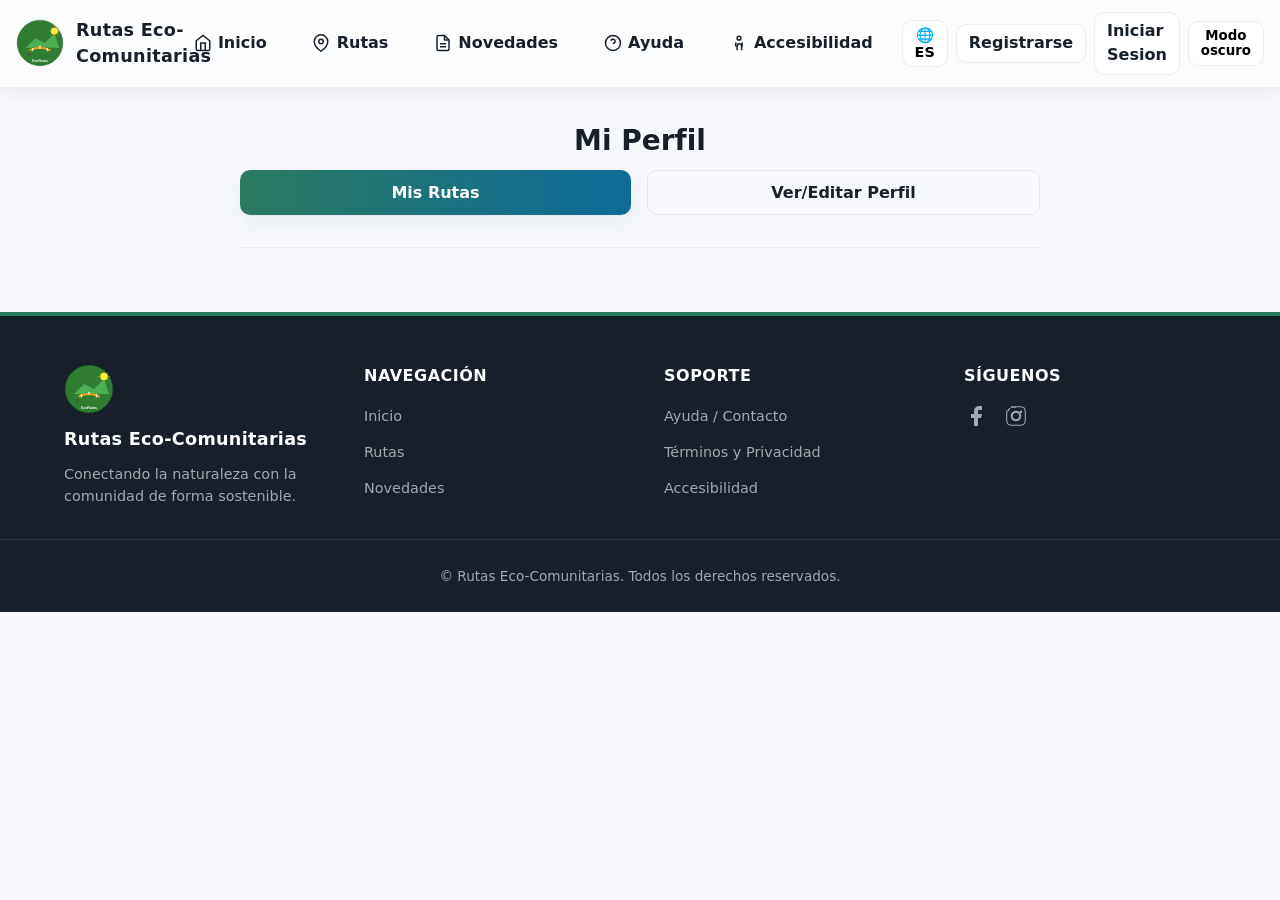
<file: pages/perfil.html>
<!doctype html>
<html lang="es">
<head>
  <meta charset="utf-8">
  <meta name="viewport" content="width=device-width,initial-scale=1">
  <title>Mi Perfil — Rutas Eco-Comunitarias</title>
  <link rel="stylesheet" href="/src/styles.css">
  
  <script>
    (function() {
      const contrasteGuardado = localStorage.getItem('contrasteAlto');
      if (contrasteGuardado === 'true') {
        document.documentElement.setAttribute('data-contraste', 'alto');
      }
    })();
  </script>
</head>

<body>
  <header class="cabecera">
    <div class="cabecera__contenido">
  
      <div class="cabecera__izq">
        <img src="/src/logo-placeholder.svg" alt="Logo Plataforma" class="logo">
        <h1 class="nombre-sistema">Rutas Eco-Comunitarias</h1>
      </div>
  
      <div class="menu-colapsable" id="menu-colapsable">
        <nav class="menu-horizontal" aria-label="Menú principal">
          <ul id="menuItems" class="menu__lista--horizontal">
            
            <li><a href="/index.html" class="menu__item">
              <svg width="18" height="18" viewBox="0 0 24 24" fill="none" stroke="currentColor" stroke-width="2" aria-hidden="true"><path d="M3 9l9-7 9 7v11a2 2 0 0 1-2 2H5a2 2 0 0 1-2-2z"></path><polyline points="9 22 9 12 15 12 15 22"></polyline></svg>
              <span data-i18n="nav.inicio">Inicio</span>
            </a></li>
            
            <li><a href="/pages/rutas.html" class="menu__item">
              <svg width="18" height="18" viewBox="0 0 24 24" fill="none" stroke="currentColor" stroke-width="2" aria-hidden="true"><path d="M21 10c0 7-9 13-9 13s-9-6-9-13a9 9 0 0 1 18 0z"></path><circle cx="12" cy="10" r="3"></circle></svg>
              <span data-i18n="nav.rutas">Rutas</span>
            </a></li>
            
            <li><a href="/pages/novedades.html" class="menu__item">
              <svg width="18" height="18" viewBox="0 0 24 24" fill="none" stroke="currentColor" stroke-width="2" aria-hidden="true"><path d="M14 2H6a2 2 0 0 0-2 2v16a2 2 0 0 0 2 2h12a2 2 0 0 0 2-2V8z"></path><polyline points="14 2 14 8 20 8"></polyline><line x1="16" y1="13" x2="8" y2="13"></line><line x1="16" y1="17" x2="8" y2="17"></line></svg>
              <span data-i18n="nav.novedades">Novedades</span>
            </a></li>
            
            <li><a href="/pages/ayuda.html" class="menu__item">
              <svg width="18" height="18" viewBox="0 0 24 24" fill="none" stroke="currentColor" stroke-width="2" aria-hidden="true"><circle cx="12" cy="12" r="10"></circle><path d="M9.09 9a3 3 0 0 1 5.83 1c0 2-3 3-3 3"></path><line x1="12" y1="17" x2="12.01" y2="17"></line></svg>
              <span data-i18n="nav.ayuda">Ayuda</span>
            </a></li>
            
            <li><a href="#" class="menu__item" id="abrir-accesibilidad">
              <svg width="18" height="18" viewBox="0 0 24 24" fill="none" stroke="currentColor" stroke-width="2" aria-hidden="true"><circle cx="12" cy="5.5" r="2.5"></circle><path d="M15.5 21.5V16c0-1.7-1.3-3-3-3s-3 1.3-3 3v5.5"></path><path d="M15.5 11.5c1.4 1.4 1.4 3.6 0 5"></path><path d="M8.5 11.5c-1.4 1.4-1.4 3.6 0 5"></path></svg>
              <span data-i18n="nav.accesibilidad">Accesibilidad</span>
            </a></li>

          </ul>
        </nav>
  
        <div class="cabecera__der">
          <button class="boton" id="boton-idioma">🌐 ES</button>
          <a href="/pages/registro.html" class="boton">Registrarse</a>
          <a href="/pages/login.html" class="boton" data-i18n="btn.iniciar-sesion">Iniciar Sesion</a>
          <button id="boton-accesibilidad" class="boton" data-i18n="btn.modo-oscuro">Modo oscuro</button>
        </div>
      </div>
      
      <button class="menu-toggle" id="menuToggle" aria-label="Abrir menú" aria-expanded="false">
        <svg xmlns="http://www.w3.org/2000/svg" width="24" height="24" viewBox="0 0 24 24" fill="none" stroke="currentColor" stroke-width="2" stroke-linecap="round" stroke-linejoin="round">
          <line x1="3" y1="12" x2="21" y2="12"></line>
          <line x1="3" y1="6" x2="21" y2="6"></line>
          <line x1="3" y1="18" x2="21" y2="18"></line>
        </svg>
      </button>
  
    </div>
  </header>

  <main class="contenido">
    <div class="perfil-container">
      <h2 class="auth-titulo">Mi Perfil</h2>
      
      <div id="auth-error" class="auth-error" style="display: none;"></div>
      <div id="auth-success" class="auth-success" style="display: none;"></div>

      <div class="perfil-nav-botones">
        <button id="btn-mostrar-rutas" class="boton primario">Mis Rutas</button>
        <button id="btn-mostrar-perfil" class="boton secundario">Ver/Editar Perfil</button>
      </div>

      <section class="perfil-seccion perfil-contenido" id="mis-rutas-seccion">
        <h3>Mis Rutas Guardadas</h3>
        <div id="lista-mis-rutas" class="lista-rutas">
          <div class="cargando">
            <div class="cargando-spinner"></div>
            <p>Cargando mis rutas...</p>
          </div>
        </div>
        <div id="sin-rutas" class="sin-resultados" style="display: none;">
          <svg width="48" height="48" viewBox="0 0 24 24" fill="none" stroke="currentColor" stroke-width="2">
            <path d="M19 21l-7-5-7 5V5a2 2 0 0 1 2-2h10a2 2 0 0 1 2 2z"/>
          </svg>
          <h3>No tienes rutas guardadas</h3>
          <p>Explora las <a href="/pages/rutas.html">rutas disponibles</a> y guarda tus favoritas.</p>
        </div>
      </section>

      <div class="perfil-contenido" id="editar-perfil-seccion">
        <section class="perfil-seccion">
          <h3>Ver/Editar Datos Personales</h3>
          <form id="form-perfil" class="auth-form">
            <div class="formulario-grupo">
              <label for="email">Email</label>
              <input type="email" id="email" name="email" disabled>
              <small>El email no se puede cambiar.</small>
            </div>
            
            <div class="formulario-grupo">
              <label for="nombre">Nombre</label>
              <input type="text" id="nombre" name="nombre" required autocomplete="given-name">
            </div>

            <div class="formulario-grupo">
              <label for="apellido">Apellido</label>
              <input type="text" id="apellido" name="apellido" required autocomplete="family-name">
            </div>

            <div class="formulario-grupo">
              <label for="telefono">Teléfono (Opcional)</label>
              <input type="tel" id="telefono" name="telefono" autocomplete="tel">
            </div>
            
            <button type="submit" class="boton primario">Guardar Cambios</button>
          </form>
        </section>

        <section class="perfil-seccion">
          <h3>Cambiar Contraseña</h3>
          <form id="form-password" class="auth-form">
            <div class="formulario-grupo">
              <label for="new_password">Nueva Contraseña</label>
              <input type="password" id="new_password" name="new_password" required autocomplete="new-password" minlength="6" placeholder="contraseña">
            </div>
            <button type="submit" class="boton secundario">Actualizar Contraseña</button>
          </form>
        </section>
      </div>
      
    </div>
  </main>

  <footer class="pie-profesional">
    <div class="pie-contenido">
      
      <div class="pie-columna pie-columna--brand">
        <img src="/src/logo-placeholder.svg" alt="Logo Plataforma" class="logo">
        <h3 class="nombre-sistema">Rutas Eco-Comunitarias</h3>
        <p>Conectando la naturaleza con la comunidad de forma sostenible.</p>
      </div>
      
      <div class="pie-columna">
        <h4>Navegación</h4>
        <ul>
          <li><a href="/index.html" class="pie-link" data-i18n="nav.inicio">Inicio</a></li>
          <li><a href="/pages/rutas.html" class="pie-link" data-i18n="nav.rutas">Rutas</a></li>
          <li><a href="/pages/novedades.html" class="pie-link" data-i18n="nav.novedades">Novedades</a></li>
        </ul>
      </div>
      
      <div class="pie-columna">
        <h4>Soporte</h4>
        <ul>
          <li><a href="/pages/ayuda.html" class="pie-link" id="link-soporte" data-i18n="footer.soporte">Ayuda / Contacto</a></li>
          <li><a href="/pages/terminos.html" class="pie-link" target="_blank" rel="noopener noreferrer">Términos y Privacidad</a></li>
          <li><a href="/pages/ayuda.html#tab-accesibilidad" class="pie-link">Accesibilidad</a></li>
        </ul>
      </div>
      
      <div class="pie-columna">
        <h4>Síguenos</h4>
        <div class="pie-sociales">
          <a href="#" class="pie-social-link" aria-label="Facebook">
            <svg width="24" height="24" viewBox="0 0 24 24" fill="currentColor"><path d="M18 2h-3a5 5 0 0 0-5 5v3H7v4h3v8h4v-8h3l1-4h-4V7a1 1 0 0 1 1-1h3z"></path></svg>
          </a>
          <a href="#" class="pie-social-link" aria-label="Instagram">
            <svg width="24" height="24" viewBox="0 0 24 24" fill="currentColor"><path d="M12 2.163c3.204 0 3.584.012 4.85.07 3.252.148 4.771 1.691 4.919 4.919.058 1.265.07 1.646.07 4.85s-.012 3.584-.07 4.85c-.148 3.227-1.664 4.771-4.919 4.919-1.266.058-1.646.07-4.85.07s-3.584-.012-4.85-.07c-3.252-.148-4.771-1.691-4.919-4.919-.058-1.265-.07-1.646-.07-4.85s.012-3.584.07-4.85c.148-3.227 1.664 4.771 4.919-4.919C8.416 2.175 8.796 2.163 12 2.163zm0 1.62c-3.14 0-3.486.01-4.708.066-2.678.122-3.83 1.274-3.952 3.952C3.27 8.92 3.26 9.266 3.26 12s.01 3.08.066 4.708c.122 2.678 1.274 3.83 3.952 3.952C8.51 20.73 8.86 20.74 12 20.74s3.08-.01 4.708-.066c2.678-.122 3.83-1.274 3.952-3.952C20.73 15.08 20.74 14.734 20.74 12s-.01-3.08-.066-4.708c-.122-2.678-1.274-3.83-3.952-3.952C15.09 3.27 14.74 3.26 12 3.26zm0 2.92c-2.92 0-5.28 2.36-5.28 5.28s2.36 5.28 5.28 5.28 5.28-2.36 5.28-5.28-2.36-5.28-5.28-5.28zm0 8.52c-1.8 0-3.24-1.44-3.24-3.24s1.44-3.24 3.24-3.24 3.24 1.44 3.24 3.24-1.44 3.24-3.24 3.24zM16.965 6.57c-.7 0-1.275.575-1.275 1.275s.575 1.275 1.275 1.275 1.275-.575 1.275-1.275-.575-1.275-1.275-1.275z"></path></svg>
          </a>
        </div>
      </div>
    </div>
    
    <div class="pie-bottom-bar">
      <small>© <span id="ano"></span> <span data-i18n="footer.derechos">Rutas Eco-Comunitarias</span>. Todos los derechos reservados.</small>
    </div>
  </footer>
  
  <div id="modal-accesibilidad" class="modal" role="dialog" aria-labelledby="modal-accesibilidad-titulo" aria-hidden="true">
    </div>

    <script type="module">
      import { inicializarTema, actualizarAnio, inicializarMenu } from "/src/scripts/comunes.ts";
      import { inicializarIdiomas, inicializarAccesibilidad } from "/src/scripts/idiomas.js";
      import { supabase, convertirRutaFormato } from "/src/services/supabase.js";
  
      const errorDiv = document.getElementById('auth-error');
      const successDiv = document.getElementById('auth-success');
      let currentUserId = null;
  
      // Selectores para navegación de perfil
      const btnMostrarRutas = document.getElementById('btn-mostrar-rutas');
      const btnMostrarPerfil = document.getElementById('btn-mostrar-perfil');
      
      const seccionRutas = document.getElementById('mis-rutas-seccion');
      const seccionPerfil = document.getElementById('editar-perfil-seccion');
  
      document.addEventListener("DOMContentLoaded", () => {
        inicializarTema();
        actualizarAnio();
        inicializarMenu();
        inicializarIdiomas();
        inicializarAccesibilidad();
        
        cargarPerfil();
        cargarMisRutas(); 
        
        document.getElementById('form-perfil').addEventListener('submit', handleUpdatePerfil);
        document.getElementById('form-password').addEventListener('submit', handleUpdatePassword);
        
  
        // Lógica para los botones de navegación
        btnMostrarRutas.addEventListener('click', () => {
            mostrarSeccion(seccionRutas, btnMostrarRutas);
            ocultarSeccion(seccionPerfil, btnMostrarPerfil);
        });
  
        btnMostrarPerfil.addEventListener('click', () => {
            mostrarSeccion(seccionPerfil, btnMostrarPerfil);
            ocultarSeccion(seccionRutas, btnMostrarRutas);
        });
  
        // Estado inicial (Mostrar "Mis Rutas" por defecto)
        mostrarSeccion(seccionRutas, btnMostrarRutas);
        ocultarSeccion(seccionPerfil, btnMostrarPerfil);
      });
  
      // Funciones helper para mostrar/ocultar
      function mostrarSeccion(seccion, boton) {
        seccion.style.display = 'block';
        boton.classList.add('primario');
        boton.classList.remove('secundario');
      }
  
      function ocultarSeccion(seccion, boton) {
        seccion.style.display = 'none';
        boton.classList.add('secundario');
        boton.classList.remove('primario');
      }
  
      /**
       * Carga los datos del perfil del usuario (datos personales)
       */
      async function cargarPerfil() {
        try {
          const { data: { user }, error: authError } = await supabase.auth.getUser();
  
          if (authError || !user) {
            throw new Error('No estás autenticado.');
          }
          
          currentUserId = user.id; 
          document.getElementById('email').value = user.email;
  
          const { data: profile, error: profileError } = await supabase
            .from('usuarios_perfiles')
            .select('nombre, apellido, telefono')
            .eq('id', user.id)
            .single(); 
  
          if (profileError) {
            if (profileError.code === 'PGRST116') {
               console.warn('El perfil de usuario no existe en la tabla pública.');
            } else {
              throw profileError;
            }
          }
  
          if (profile) {
            document.getElementById('nombre').value = profile.nombre || '';
            document.getElementById('apellido').value = profile.apellido || '';
            document.getElementById('telefono').value = profile.telefono || '';
          }
  
        } catch (error) {
          console.warn(error.message);
          window.location.href = '/pages/login.html';
        }
      }
  
      /**
       * Carga las rutas guardadas por el usuario
       */
      async function cargarMisRutas() {
        const lista = document.getElementById('lista-mis-rutas');
        const sinRutasMsg = document.getElementById('sin-rutas');
        
        if (!currentUserId) {
          await cargarPerfil(); 
        }
        
        if (!currentUserId) {
           lista.innerHTML = '<p>Error al identificar usuario.</p>';
           return;
        }
  
        try {
          await new Promise(resolve => setTimeout(resolve, 1000)); 
          const misRutas = []; 
  
          if (misRutas.length === 0) {
            lista.style.display = 'none';
            sinRutasMsg.style.display = 'flex';
          } else {
            lista.style.display = 'grid';
            sinRutasMsg.style.display = 'none';
            
            lista.innerHTML = misRutas.map(ruta => `
              <div class="tarjeta-ruta" data-ruta-id="${ruta.id}">
                <div class="tarjeta-ruta__imagen">
                  <img src="${ruta.imagen}" alt="${ruta.nombre}" loading="lazy">
                </div>
                <div class="tarjeta-ruta__contenido">
                  <h3 class="tarjeta-ruta__titulo">${ruta.nombre}</h3>
                  <div class="tarjeta-ruta__meta">
                    <div class="meta-item">
                      <span>${ruta.ubicacion}</span>
                    </div>
                    <div class="meta-item">
                      <span>${ruta.distancia}</span>
                    </div>
                  </div>
                  <div class="tarjeta-ruta__acciones">
                    <button class="boton primario boton--iniciar" data-ruta-id="${ruta.id}">
                      Iniciar
                    </button>
                  </div>
                </div>
              </div>
            `).join('');
          }
  
        } catch (error) {
          console.error('Error al cargar mis rutas:', error.message);
          lista.innerHTML = `<p>Error al cargar tus rutas guardadas: ${error.message}</p>`;
          sinRutasMsg.style.display = 'none';
        }
      }
  
  
      async function handleUpdatePerfil(e) {
        e.preventDefault();
        mostrarMensaje('', 'success'); 
  
        if (!currentUserId) {
          mostrarMensaje('Error: No se pudo identificar al usuario.', 'error');
          return;
        }
  
        const nombre = document.getElementById('nombre').value;
        const apellido = document.getElementById('apellido').value;
        const telefono = document.getElementById('telefono').value;
        
        try {
          const { error } = await supabase
            .from('usuarios_perfiles')
            .update({
              nombre: nombre,
              apellido: apellido,
              telefono: telefono
            })
            .eq('id', currentUserId); 
  
          if (error) throw error;
          
          mostrarMensaje('¡Perfil actualizado con éxito!', 'success');
        } catch (error) {
          mostrarMensaje('Error: ' + error.message, 'error');
        }
      }
  
      async function handleUpdatePassword(e) {
        e.preventDefault();
        mostrarMensaje('', 'success'); 
        
        const new_password = document.getElementById('new_password').value;
  
        try {
          const { data, error } = await supabase.auth.updateUser({
            password: new_password
          });
  
          if (error) throw error;
  
          mostrarMensaje('¡Contraseña actualizada con éxito!', 'success');
          e.target.reset(); 
        } catch (error) {
          mostrarMensaje('Error: ' + error.message, 'error');
        }
      }
  
      
      function mostrarMensaje(texto, tipo = 'error') {
        if (tipo === 'error') {
          errorDiv.textContent = texto;
          errorDiv.style.display = texto ? 'block' : 'none';
          successDiv.style.display = 'none';
        } else {
          successDiv.textContent = texto;
          successDiv.style.display = texto ? 'block' : 'none';
          errorDiv.style.display = 'none';
        }
      }
    </script>
</body>
</html>
</file>
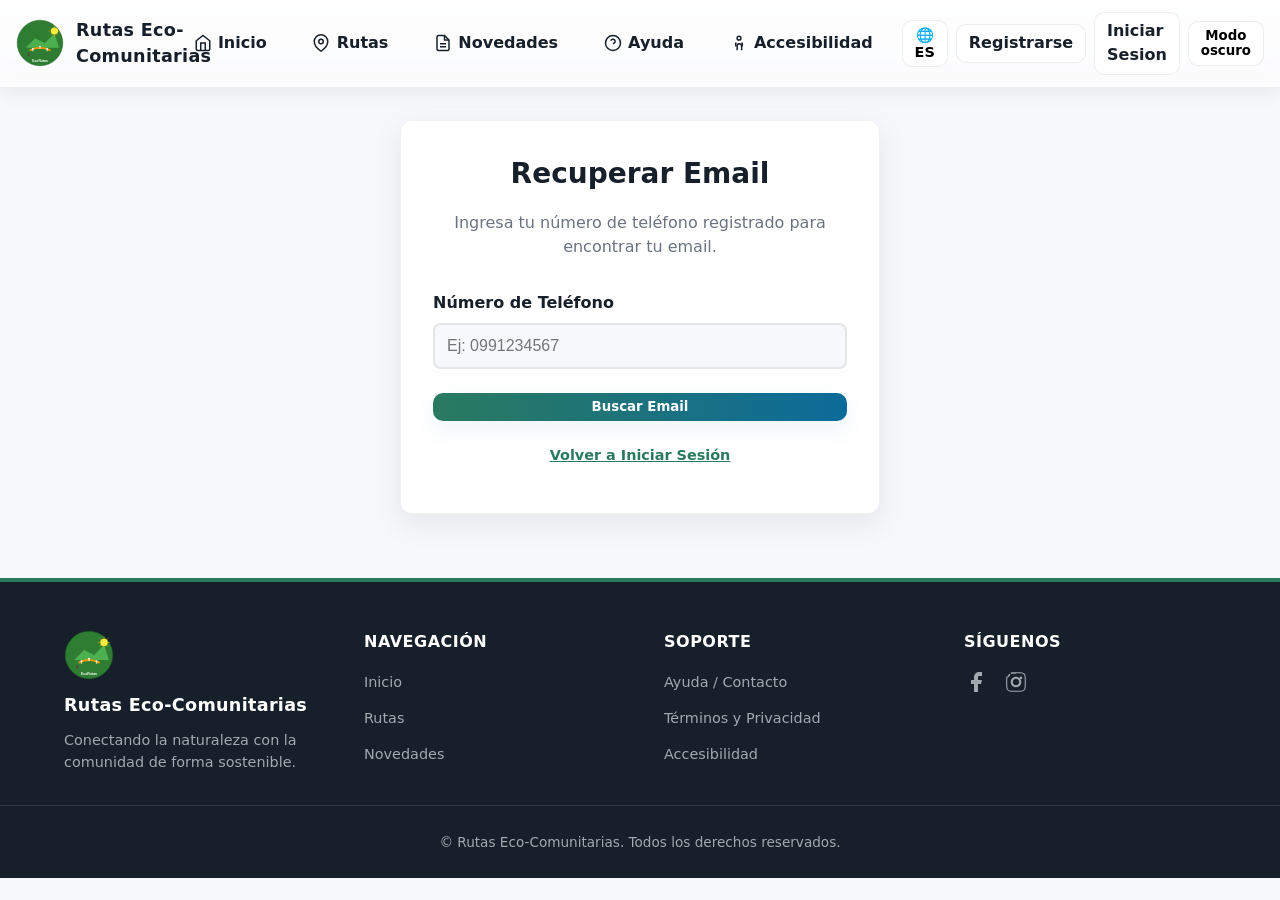
<file: pages/recuperar-email.html>
<!doctype html>
<html lang="es">
<head>
  <meta charset="utf-8">
  <meta name="viewport" content="width=device-width,initial-scale=1">
  <title>Recuperar Email — Rutas Eco-Comunitarias</title>
  <link rel="stylesheet" href="/src/styles.css">
  
  <script>
    (function() {
      const contrasteGuardado = localStorage.getItem('contrasteAlto');
      if (contrasteGuardado === 'true') {
        document.documentElement.setAttribute('data-contraste', 'alto');
      }
    })();
  </script>
</head>

<body>
  <header class="cabecera">
    <div class="cabecera__contenido">
  
      <div class="cabecera__izq">
        <img src="/src/logo-placeholder.svg" alt="Logo Plataforma" class="logo">
        <h1 class="nombre-sistema">Rutas Eco-Comunitarias</h1>
      </div>
  
      <div class="menu-colapsable" id="menu-colapsable">
        <nav class="menu-horizontal" aria-label="Menú principal">
          <ul id="menuItems" class="menu__lista--horizontal">
            
            <li><a href="/index.html" class="menu__item">
              <svg width="18" height="18" viewBox="0 0 24 24" fill="none" stroke="currentColor" stroke-width="2" aria-hidden="true"><path d="M3 9l9-7 9 7v11a2 2 0 0 1-2 2H5a2 2 0 0 1-2-2z"></path><polyline points="9 22 9 12 15 12 15 22"></polyline></svg>
              <span data-i18n="nav.inicio">Inicio</span>
            </a></li>
            
            <li><a href="/pages/rutas.html" class="menu__item">
              <svg width="18" height="18" viewBox="0 0 24 24" fill="none" stroke="currentColor" stroke-width="2" aria-hidden="true"><path d="M21 10c0 7-9 13-9 13s-9-6-9-13a9 9 0 0 1 18 0z"></path><circle cx="12" cy="10" r="3"></circle></svg>
              <span data-i18n="nav.rutas">Rutas</span>
            </a></li>
            
            <li><a href="/pages/novedades.html" class="menu__item">
              <svg width="18" height="18" viewBox="0 0 24 24" fill="none" stroke="currentColor" stroke-width="2" aria-hidden="true"><path d="M14 2H6a2 2 0 0 0-2 2v16a2 2 0 0 0 2 2h12a2 2 0 0 0 2-2V8z"></path><polyline points="14 2 14 8 20 8"></polyline><line x1="16" y1="13" x2="8" y2="13"></line><line x1="16" y1="17" x2="8" y2="17"></line></svg>
              <span data-i18n="nav.novedades">Novedades</span>
            </a></li>
            
            <li><a href="/pages/ayuda.html" class="menu__item">
              <svg width="18" height="18" viewBox="0 0 24 24" fill="none" stroke="currentColor" stroke-width="2" aria-hidden="true"><circle cx="12" cy="12" r="10"></circle><path d="M9.09 9a3 3 0 0 1 5.83 1c0 2-3 3-3 3"></path><line x1="12" y1="17" x2="12.01" y2="17"></line></svg>
              <span data-i18n="nav.ayuda">Ayuda</span>
            </a></li>
            
            <li><a href="#" class="menu__item" id="abrir-accesibilidad">
              <svg width="18" height="18" viewBox="0 0 24 24" fill="none" stroke="currentColor" stroke-width="2" aria-hidden="true"><circle cx="12" cy="5.5" r="2.5"></circle><path d="M15.5 21.5V16c0-1.7-1.3-3-3-3s-3 1.3-3 3v5.5"></path><path d="M15.5 11.5c1.4 1.4 1.4 3.6 0 5"></path><path d="M8.5 11.5c-1.4 1.4-1.4 3.6 0 5"></path></svg>
              <span data-i18n="nav.accesibilidad">Accesibilidad</span>
            </a></li>

          </ul>
        </nav>
  
        <div class="cabecera__der">
          <button class="boton" id="boton-idioma">🌐 ES</button>
          <a href="/pages/registro.html" class="boton">Registrarse</a>
          <a href="/pages/login.html" class="boton" data-i18n="btn.iniciar-sesion">Iniciar Sesion</a>
          <button id="boton-accesibilidad" class="boton" data-i18n="btn.modo-oscuro">Modo oscuro</button>
        </div>
      </div>
      
      <button class="menu-toggle" id="menuToggle" aria-label="Abrir menú" aria-expanded="false">
        <svg xmlns="http://www.w3.org/2000/svg" width="24" height="24" viewBox="0 0 24 24" fill="none" stroke="currentColor" stroke-width="2" stroke-linecap="round" stroke-linejoin="round">
          <line x1="3" y1="12" x2="21" y2="12"></line>
          <line x1="3" y1="6" x2="21" y2="6"></line>
          <line x1="3" y1="18" x2="21" y2="18"></line>
        </svg>
      </button>
  
    </div>
  </header>
  </header>

  <main class="contenido">
    <div class="auth-container">
      <form id="form-recuperar-email" class="auth-form">
        <h2 class="auth-titulo">Recuperar Email</h2>
        <p class="auth-descripcion">Ingresa tu número de teléfono registrado para encontrar tu email.</p>
        
        <div id="auth-error" class="auth-error" style="display: none;"></div>
        <div id="auth-success" class="auth-success" style="display: none;"></div>

        <div class="formulario-grupo">
          <label for="telefono">Número de Teléfono</label>
          <input type="tel" id="telefono" name="telefono" required autocomplete="tel" placeholder="Ej: 0991234567">
        </div>
        
        <button type="submit" class="boton primario" style="width: 100%;">Buscar Email</button>
        
        <p class="auth-enlace">
          <a href="/pages/login.html">Volver a Iniciar Sesión</a>
        </p>
      </form>
    </div>
  </main>

  <footer class="pie-profesional">
    <div class="pie-contenido">
      
      <div class="pie-columna pie-columna--brand">
        <img src="/src/logo-placeholder.svg" alt="Logo Plataforma" class="logo">
        <h3 class="nombre-sistema">Rutas Eco-Comunitarias</h3>
        <p>Conectando la naturaleza con la comunidad de forma sostenible.</p>
      </div>
      
      <div class="pie-columna">
        <h4>Navegación</h4>
        <ul>
          <li><a href="/index.html" class="pie-link" data-i18n="nav.inicio">Inicio</a></li>
          <li><a href="/pages/rutas.html" class="pie-link" data-i18n="nav.rutas">Rutas</a></li>
          <li><a href="/pages/novedades.html" class="pie-link" data-i18n="nav.novedades">Novedades</a></li>
        </ul>
      </div>
      
      <div class="pie-columna">
        <h4>Soporte</h4>
        <ul>
          <li><a href="/pages/ayuda.html" class="pie-link" id="link-soporte" data-i18n="footer.soporte">Ayuda / Contacto</a></li>
          <li><a href="/pages/terminos.html" class="pie-link" target="_blank" rel="noopener noreferrer">Términos y Privacidad</a></li>
          <li><a href="/pages/ayuda.html#tab-accesibilidad" class="pie-link">Accesibilidad</a></li>
        </ul>
      </div>
      
      <div class="pie-columna">
        <h4>Síguenos</h4>
        <div class="pie-sociales">
          <a href="#" class="pie-social-link" aria-label="Facebook">
            <svg width="24" height="24" viewBox="0 0 24 24" fill="currentColor"><path d="M18 2h-3a5 5 0 0 0-5 5v3H7v4h3v8h4v-8h3l1-4h-4V7a1 1 0 0 1 1-1h3z"></path></svg>
          </a>
          <a href="#" class="pie-social-link" aria-label="Instagram">
            <svg width="24" height="24" viewBox="0 0 24 24" fill="currentColor"><path d="M12 2.163c3.204 0 3.584.012 4.85.07 3.252.148 4.771 1.691 4.919 4.919.058 1.265.07 1.646.07 4.85s-.012 3.584-.07 4.85c-.148 3.227-1.664 4.771-4.919 4.919-1.266.058-1.646.07-4.85.07s-3.584-.012-4.85-.07c-3.252-.148-4.771-1.691-4.919-4.919-.058-1.265-.07-1.646-.07-4.85s.012-3.584.07-4.85c.148-3.227 1.664 4.771 4.919-4.919C8.416 2.175 8.796 2.163 12 2.163zm0 1.62c-3.14 0-3.486.01-4.708.066-2.678.122-3.83 1.274-3.952 3.952C3.27 8.92 3.26 9.266 3.26 12s.01 3.08.066 4.708c.122 2.678 1.274 3.83 3.952 3.952C8.51 20.73 8.86 20.74 12 20.74s3.08-.01 4.708-.066c2.678-.122 3.83-1.274 3.952-3.952C20.73 15.08 20.74 14.734 20.74 12s-.01-3.08-.066-4.708c-.122-2.678-1.274-3.83-3.952-3.952C15.09 3.27 14.74 3.26 12 3.26zm0 2.92c-2.92 0-5.28 2.36-5.28 5.28s2.36 5.28 5.28 5.28 5.28-2.36 5.28-5.28-2.36-5.28-5.28-5.28zm0 8.52c-1.8 0-3.24-1.44-3.24-3.24s1.44-3.24 3.24-3.24 3.24 1.44 3.24 3.24-1.44 3.24-3.24 3.24zM16.965 6.57c-.7 0-1.275.575-1.275 1.275s.575 1.275 1.275 1.275 1.275-.575 1.275-1.275-.575-1.275-1.275-1.275z"></path></svg>
          </a>
        </div>
      </div>
    </div>
    
    <div class="pie-bottom-bar">
      <small>© <span id="ano"></span> <span data-i18n="footer.derechos">Rutas Eco-Comunitarias</span>. Todos los derechos reservados.</small>
    </div>
  </footer>
  
  <div id="modal-accesibilidad" class="modal" role="dialog" aria-labelledby="modal-accesibilidad-titulo" aria-hidden="true">
    </div>

  <script type="module">
    import { inicializarTema, actualizarAnio, inicializarMenu } from "/src/scripts/comunes.ts";
    import { inicializarIdiomas, inicializarAccesibilidad } from "/src/scripts/idiomas.js";
    import { supabase } from "/src/services/supabase.js";

    document.addEventListener("DOMContentLoaded", () => {
      inicializarTema();
      actualizarAnio();
      inicializarMenu();
      inicializarIdiomas();
      inicializarAccesibilidad();
      
      document.getElementById('form-recuperar-email').addEventListener('submit', handleRecuperarEmail);
    });

    async function handleRecuperarEmail(e) {
      e.preventDefault();
      const errorDiv = document.getElementById('auth-error');
      const successDiv = document.getElementById('auth-success');
      const submitButton = e.target.querySelector('button[type="submit"]');
      const telefono = document.getElementById('telefono').value;

      errorDiv.style.display = 'none';
      successDiv.style.display = 'none';
      submitButton.disabled = true;

      try { 
        const { data, error } = await supabase.rpc('buscar_usuario_por_telefono', {
          p_telefono: telefono 
        });

        if (error) {
          throw error;
        }

        if (data && data.length > 0) {
          // ¡Éxito! Se encontró al menos un usuario.
          // (data contendrá algo como [{encontrado_id: 'uuid-del-usuario'}])
          // Por ahora, solo confirmamos que existe.
          successDiv.textContent = 'Hemos encontrado una cuenta asociada a ese número. Se ha enviado un recordatorio a tu teléfono (Simulación).';
          successDiv.style.display = 'block';
        } else {
          // No se encontró el teléfono
          errorDiv.textContent = 'No se encontró ninguna cuenta con ese número de teléfono.';
          errorDiv.style.display = 'block';
        }

      } catch (error) {
        console.error('Error al buscar por teléfono:', error.message);
        errorDiv.textContent = 'Error: ' + error.message;
        errorDiv.style.display = 'block';
      } finally {
        submitButton.disabled = false; // Reactivar el botón
      }
    }
  </script>
</body>
</html>
</file>
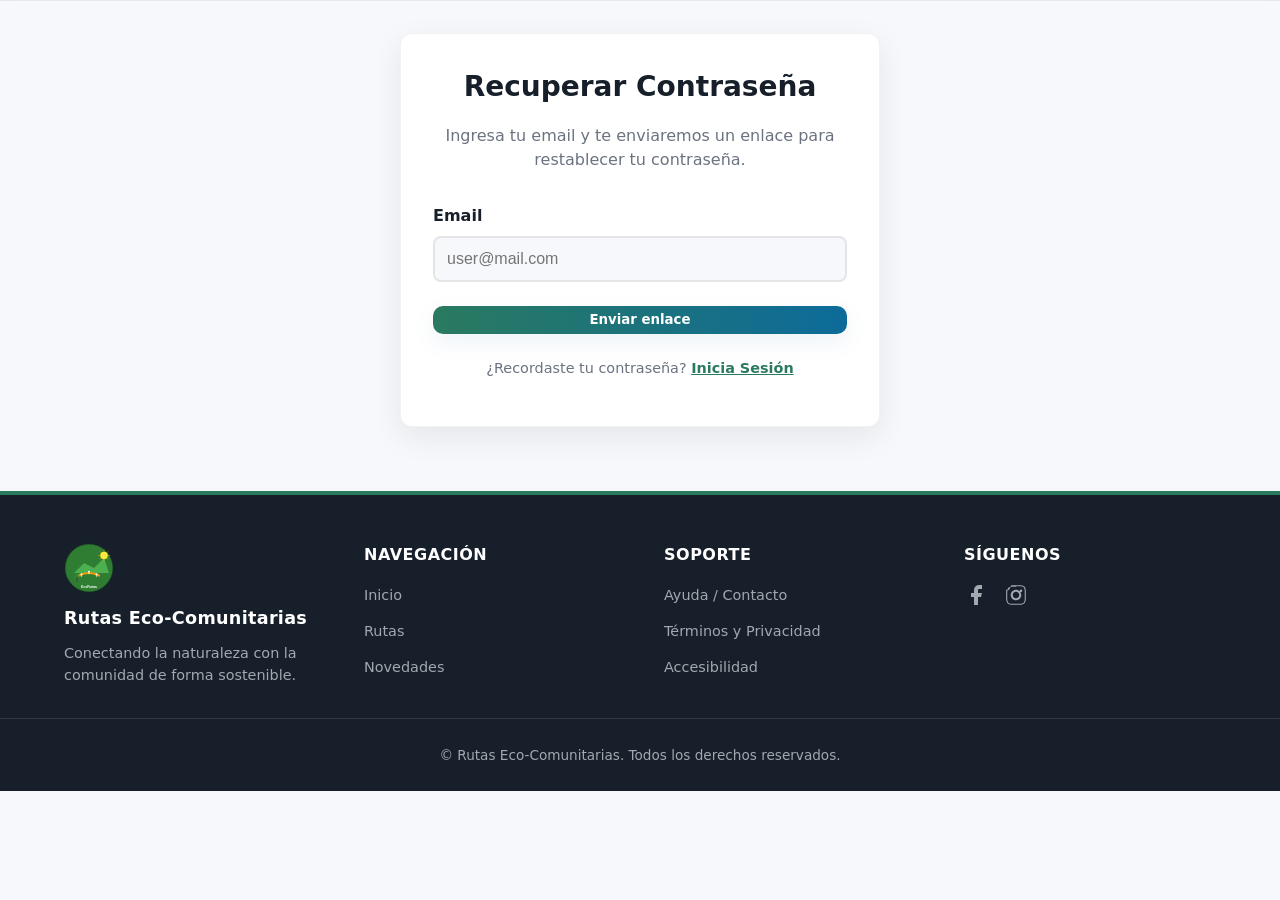
<file: pages/recuperar.html>
<!doctype html>
<html lang="es">
<head>
  <meta charset="utf-8">
  <meta name="viewport" content="width=device-width,initial-scale=1">
  <title>Recuperar Contraseña — Rutas Eco-Comunitarias</title>
  <link rel="stylesheet" href="/src/styles.css">
  
  <script>
    (function() {
      const contrasteGuardado = localStorage.getItem('contrasteAlto');
      if (contrasteGuardado === 'true') {
        document.documentElement.setAttribute('data-contraste', 'alto');
      }
    })();
  </script>
</head>

<body>
  <header class="cabecera">
    </header>

  <main class="contenido">
    <div class="auth-container">
      <form id="form-recuperar" class="auth-form">
        <h2 class="auth-titulo">Recuperar Contraseña</h2>
        <p class="auth-descripcion">Ingresa tu email y te enviaremos un enlace para restablecer tu contraseña.</p>
        
        <div id="auth-error" class="auth-error" style="display: none;"></div>
        <div id="auth-success" class="auth-success" style="display: none;"></div>

        <div class="formulario-grupo">
          <label for="email">Email</label>
          <input type="email" id="email" name="email" required autocomplete="email" placeholder="user@mail.com"">
        </div>
        
        <button type="submit" class="boton primario" style="width: 100%;">Enviar enlace</button>
        
        <p class="auth-enlace">
          ¿Recordaste tu contraseña? <a href="/pages/login.html">Inicia Sesión</a>
        </p>
      </form>
    </div>
  </main>

  <footer class="pie-profesional">
    <div class="pie-contenido">
      
      <div class="pie-columna pie-columna--brand">
        <img src="/src/logo-placeholder.svg" alt="Logo Plataforma" class="logo">
        <h3 class="nombre-sistema">Rutas Eco-Comunitarias</h3>
        <p>Conectando la naturaleza con la comunidad de forma sostenible.</p>
      </div>
      
      <div class="pie-columna">
        <h4>Navegación</h4>
        <ul>
          <li><a href="/index.html" class="pie-link" data-i18n="nav.inicio">Inicio</a></li>
          <li><a href="/pages/rutas.html" class="pie-link" data-i18n="nav.rutas">Rutas</a></li>
          <li><a href="/pages/novedades.html" class="pie-link" data-i18n="nav.novedades">Novedades</a></li>
        </ul>
      </div>
      
      <div class="pie-columna">
        <h4>Soporte</h4>
        <ul>
          <li><a href="/pages/ayuda.html" class="pie-link" id="link-soporte" data-i18n="footer.soporte">Ayuda / Contacto</a></li>
          <li><a href="/pages/terminos.html" class="pie-link" target="_blank" rel="noopener noreferrer">Términos y Privacidad</a></li>
          <li><a href="/pages/ayuda.html#tab-accesibilidad" class="pie-link">Accesibilidad</a></li>
        </ul>
      </div>
      
      <div class="pie-columna">
        <h4>Síguenos</h4>
        <div class="pie-sociales">
          <a href="#" class="pie-social-link" aria-label="Facebook">
            <svg width="24" height="24" viewBox="0 0 24 24" fill="currentColor"><path d="M18 2h-3a5 5 0 0 0-5 5v3H7v4h3v8h4v-8h3l1-4h-4V7a1 1 0 0 1 1-1h3z"></path></svg>
          </a>
          <a href="#" class="pie-social-link" aria-label="Instagram">
            <svg width="24" height="24" viewBox="0 0 24 24" fill="currentColor"><path d="M12 2.163c3.204 0 3.584.012 4.85.07 3.252.148 4.771 1.691 4.919 4.919.058 1.265.07 1.646.07 4.85s-.012 3.584-.07 4.85c-.148 3.227-1.664 4.771-4.919 4.919-1.266.058-1.646.07-4.85.07s-3.584-.012-4.85-.07c-3.252-.148-4.771-1.691-4.919-4.919-.058-1.265-.07-1.646-.07-4.85s.012-3.584.07-4.85c.148-3.227 1.664 4.771 4.919-4.919C8.416 2.175 8.796 2.163 12 2.163zm0 1.62c-3.14 0-3.486.01-4.708.066-2.678.122-3.83 1.274-3.952 3.952C3.27 8.92 3.26 9.266 3.26 12s.01 3.08.066 4.708c.122 2.678 1.274 3.83 3.952 3.952C8.51 20.73 8.86 20.74 12 20.74s3.08-.01 4.708-.066c2.678-.122 3.83-1.274 3.952-3.952C20.73 15.08 20.74 14.734 20.74 12s-.01-3.08-.066-4.708c-.122-2.678-1.274-3.83-3.952-3.952C15.09 3.27 14.74 3.26 12 3.26zm0 2.92c-2.92 0-5.28 2.36-5.28 5.28s2.36 5.28 5.28 5.28 5.28-2.36 5.28-5.28-2.36-5.28-5.28-5.28zm0 8.52c-1.8 0-3.24-1.44-3.24-3.24s1.44-3.24 3.24-3.24 3.24 1.44 3.24 3.24-1.44 3.24-3.24 3.24zM16.965 6.57c-.7 0-1.275.575-1.275 1.275s.575 1.275 1.275 1.275 1.275-.575 1.275-1.275-.575-1.275-1.275-1.275z"></path></svg>
          </a>
        </div>
      </div>
    </div>
    
    <div class="pie-bottom-bar">
      <small>© <span id="ano"></span> <span data-i18n="footer.derechos">Rutas Eco-Comunitarias</span>. Todos los derechos reservados.</small>
    </div>
  </footer>
  
  <div id="modal-accesibilidad" class="modal" role="dialog" aria-labelledby="modal-accesibilidad-titulo" aria-hidden="true">
    </div>

  <script type="module">
    import { inicializarTema, actualizarAnio, inicializarMenu } from "/src/scripts/comunes.ts";
    import { inicializarIdiomas, inicializarAccesibilidad } from "/src/scripts/idiomas.js";
    import { supabase } from "/src/services/supabase.js";

    document.addEventListener("DOMContentLoaded", () => {
      inicializarTema();
      actualizarAnio();
      inicializarMenu();
      inicializarIdiomas();
      inicializarAccesibilidad();
      
      document.getElementById('form-recuperar').addEventListener('submit', handleRecuperar);
    });

    async function handleRecuperar(e) {
      e.preventDefault();
      const errorDiv = document.getElementById('auth-error');
      const successDiv = document.getElementById('auth-success');
      const submitButton = e.target.querySelector('button[type="submit"]');
      const email = document.getElementById('email').value;

      errorDiv.style.display = 'none';
      successDiv.style.display = 'none';
      submitButton.disabled = true;

      // Definimos a dónde debe redirigir Supabase al usuario DESPUÉS de hacer clic en el email.
      const redirectUrl = window.location.origin + '/pages/reset.html';

      try {
        const { error } = await supabase.auth.resetPasswordForEmail(email, {
          redirectTo: redirectUrl,
        });

        if (error) {
          throw error;
        }

        successDiv.textContent = '¡Enlace enviado! Revisa tu correo electrónico (incluyendo spam) para continuar.';
        successDiv.style.display = 'block';

      } catch (error) {
        console.error('Error al enviar enlace:', error.message);
        errorDiv.textContent = 'Error: ' + error.message;
        errorDiv.style.display = 'block';
        submitButton.disabled = false;
      }
    }
  </script>
</body>
</html>
</file>
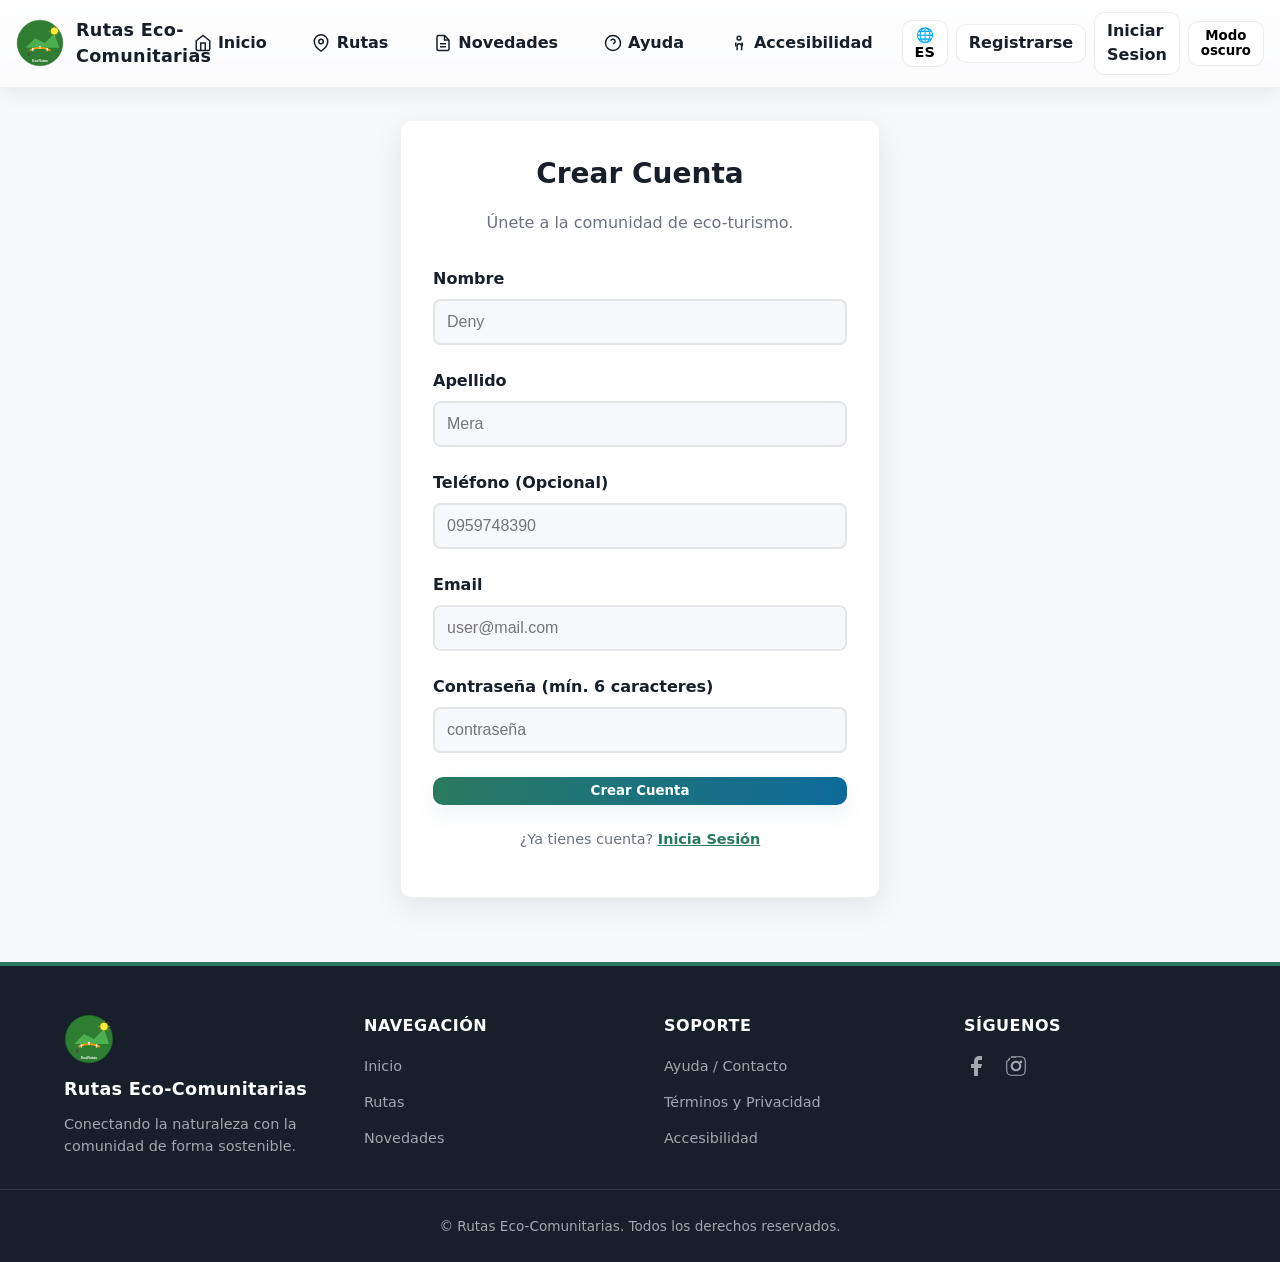
<file: pages/registro.html>
<!doctype html>
<html lang="es">
<head>
  <meta charset="utf-8">
  <meta name="viewport" content="width=device-width,initial-scale=1">
  <title>Crear Cuenta — Rutas Eco-Comunitarias</title>
  <link rel="stylesheet" href="/src/styles.css">
  
  <script>
    (function() {
      const contrasteGuardado = localStorage.getItem('contrasteAlto');
      if (contrasteGuardado === 'true') {
        document.documentElement.setAttribute('data-contraste', 'alto');
      }
    })();
  </script>
</head>

<body>
  <header class="cabecera">
    <div class="cabecera__contenido">
  
      <div class="cabecera__izq">
        <img src="/src/logo-placeholder.svg" alt="Logo Plataforma" class="logo">
        <h1 class="nombre-sistema">Rutas Eco-Comunitarias</h1>
      </div>
  
      <div class="menu-colapsable" id="menu-colapsable">
        <nav class="menu-horizontal" aria-label="Menú principal">
          <ul id="menuItems" class="menu__lista--horizontal">
            
            <li><a href="/index.html" class="menu__item">
              <svg width="18" height="18" viewBox="0 0 24 24" fill="none" stroke="currentColor" stroke-width="2" aria-hidden="true"><path d="M3 9l9-7 9 7v11a2 2 0 0 1-2 2H5a2 2 0 0 1-2-2z"></path><polyline points="9 22 9 12 15 12 15 22"></polyline></svg>
              <span data-i18n="nav.inicio">Inicio</span>
            </a></li>
            
            <li><a href="/pages/rutas.html" class="menu__item">
              <svg width="18" height="18" viewBox="0 0 24 24" fill="none" stroke="currentColor" stroke-width="2" aria-hidden="true"><path d="M21 10c0 7-9 13-9 13s-9-6-9-13a9 9 0 0 1 18 0z"></path><circle cx="12" cy="10" r="3"></circle></svg>
              <span data-i18n="nav.rutas">Rutas</span>
            </a></li>
            
            <li><a href="/pages/novedades.html" class="menu__item">
              <svg width="18" height="18" viewBox="0 0 24 24" fill="none" stroke="currentColor" stroke-width="2" aria-hidden="true"><path d="M14 2H6a2 2 0 0 0-2 2v16a2 2 0 0 0 2 2h12a2 2 0 0 0 2-2V8z"></path><polyline points="14 2 14 8 20 8"></polyline><line x1="16" y1="13" x2="8" y2="13"></line><line x1="16" y1="17" x2="8" y2="17"></line></svg>
              <span data-i18n="nav.novedades">Novedades</span>
            </a></li>
            
            <li><a href="/pages/ayuda.html" class="menu__item">
              <svg width="18" height="18" viewBox="0 0 24 24" fill="none" stroke="currentColor" stroke-width="2" aria-hidden="true"><circle cx="12" cy="12" r="10"></circle><path d="M9.09 9a3 3 0 0 1 5.83 1c0 2-3 3-3 3"></path><line x1="12" y1="17" x2="12.01" y2="17"></line></svg>
              <span data-i18n="nav.ayuda">Ayuda</span>
            </a></li>
            
            <li><a href="#" class="menu__item" id="abrir-accesibilidad">
              <svg width="18" height="18" viewBox="0 0 24 24" fill="none" stroke="currentColor" stroke-width="2" aria-hidden="true"><circle cx="12" cy="5.5" r="2.5"></circle><path d="M15.5 21.5V16c0-1.7-1.3-3-3-3s-3 1.3-3 3v5.5"></path><path d="M15.5 11.5c1.4 1.4 1.4 3.6 0 5"></path><path d="M8.5 11.5c-1.4 1.4-1.4 3.6 0 5"></path></svg>
              <span data-i18n="nav.accesibilidad">Accesibilidad</span>
            </a></li>

          </ul>
        </nav>
  
        <div class="cabecera__der">
          <button class="boton" id="boton-idioma">🌐 ES</button>
          <a href="/pages/registro.html" class="boton">Registrarse</a>
          <a href="/pages/login.html" class="boton" data-i18n="btn.iniciar-sesion">Iniciar Sesion</a>
          <button id="boton-accesibilidad" class="boton" data-i18n="btn.modo-oscuro">Modo oscuro</button>
        </div>
      </div>
      
      <button class="menu-toggle" id="menuToggle" aria-label="Abrir menú" aria-expanded="false">
        <svg xmlns="http://www.w3.org/2000/svg" width="24" height="24" viewBox="0 0 24 24" fill="none" stroke="currentColor" stroke-width="2" stroke-linecap="round" stroke-linejoin="round">
          <line x1="3" y1="12" x2="21" y2="12"></line>
          <line x1="3" y1="6" x2="21" y2="6"></line>
          <line x1="3" y1="18" x2="21" y2="18"></line>
        </svg>
      </button>
  
    </div>
  </header>

  <main class="contenido">
    <div class="auth-container">
      <form id="form-registro" class="auth-form">
        <h2 class="auth-titulo">Crear Cuenta</h2>
        <p class="auth-descripcion">Únete a la comunidad de eco-turismo.</p>
        
        <div id="auth-error" class="auth-error" style="display: none;"></div>
        <div id="auth-success" class="auth-success" style="display: none;"></div>

        <div class="formulario-grupo">
          <label for="nombre">Nombre</label>
          <input type="text" id="nombre" name="nombre" required autocomplete="given-name" placeholder="Deny"">
        </div>

        <div class="formulario-grupo">
          <label for="apellido">Apellido</label>
          <input type="text" id="apellido" name="apellido" required autocomplete="family-name" placeholder="Mera">
        </div>

        <div class="formulario-grupo">
          <label for="telefono">Teléfono (Opcional)</label>
          <input type="tel" id="telefono" name="telefono" autocomplete="tel" placeholder="0959748390">
        </div>
        
        <div class="formulario-grupo">
          <label for="email">Email</label>
          <input type="email" id="email" name="email" required autocomplete="email" placeholder="user@mail.com">
        </div>
        
        <div class="formulario-grupo">
          <label for="password">Contraseña (mín. 6 caracteres)</label>
          <input type="password" id="password" name="password" required autocomplete="new-password" minlength="6" placeholder="contraseña">
        </div>
        
        <button type="submit" class="boton primario" style="width: 100%;">Crear Cuenta</button>
        
        <p class="auth-enlace">
          ¿Ya tienes cuenta? <a href="/pages/login.html">Inicia Sesión</a>
        </p>
      </form>
    </div>
  </main>

  <footer class="pie-profesional">
    <div class="pie-contenido">
      
      <div class="pie-columna pie-columna--brand">
        <img src="/src/logo-placeholder.svg" alt="Logo Plataforma" class="logo">
        <h3 class="nombre-sistema">Rutas Eco-Comunitarias</h3>
        <p>Conectando la naturaleza con la comunidad de forma sostenible.</p>
      </div>
      
      <div class="pie-columna">
        <h4>Navegación</h4>
        <ul>
          <li><a href="/index.html" class="pie-link" data-i18n="nav.inicio">Inicio</a></li>
          <li><a href="/pages/rutas.html" class="pie-link" data-i18n="nav.rutas">Rutas</a></li>
          <li><a href="/pages/novedades.html" class="pie-link" data-i18n="nav.novedades">Novedades</a></li>
        </ul>
      </div>
      
      <div class="pie-columna">
        <h4>Soporte</h4>
        <ul>
          <li><a href="/pages/ayuda.html" class="pie-link" id="link-soporte" data-i18n="footer.soporte">Ayuda / Contacto</a></li>
          <li><a href="/pages/terminos.html" class="pie-link" target="_blank" rel="noopener noreferrer">Términos y Privacidad</a></li>
          <li><a href="/pages/ayuda.html#tab-accesibilidad" class="pie-link">Accesibilidad</a></li>
        </ul>
      </div>
      
      <div class="pie-columna">
        <h4>Síguenos</h4>
        <div class="pie-sociales">
          <a href="#" class="pie-social-link" aria-label="Facebook">
            <svg width="24" height="24" viewBox="0 0 24 24" fill="currentColor"><path d="M18 2h-3a5 5 0 0 0-5 5v3H7v4h3v8h4v-8h3l1-4h-4V7a1 1 0 0 1 1-1h3z"></path></svg>
          </a>
          <a href="#" class="pie-social-link" aria-label="Instagram">
            <svg width="24" height="24" viewBox="0 0 24 24" fill="currentColor"><path d="M12 2.163c3.204 0 3.584.012 4.85.07 3.252.148 4.771 1.691 4.919 4.919.058 1.265.07 1.646.07 4.85s-.012 3.584-.07 4.85c-.148 3.227-1.664 4.771-4.919 4.919-1.266.058-1.646.07-4.85.07s-3.584-.012-4.85-.07c-3.252-.148-4.771-1.691-4.919-4.919-.058-1.265-.07-1.646-.07-4.85s.012-3.584.07-4.85c.148-3.227 1.664 4.771 4.919-4.919C8.416 2.175 8.796 2.163 12 2.163zm0 1.62c-3.14 0-3.486.01-4.708.066-2.678.122-3.83 1.274-3.952 3.952C3.27 8.92 3.26 9.266 3.26 12s.01 3.08.066 4.708c.122 2.678 1.274 3.83 3.952 3.952C8.51 20.73 8.86 20.74 12 20.74s3.08-.01 4.708-.066c2.678-.122 3.83-1.274 3.952-3.952C20.73 15.08 20.74 14.734 20.74 12s-.01-3.08-.066-4.708c-.122-2.678-1.274-3.83-3.952-3.952C15.09 3.27 14.74 3.26 12 3.26zm0 2.92c-2.92 0-5.28 2.36-5.28 5.28s2.36 5.28 5.28 5.28 5.28-2.36 5.28-5.28-2.36-5.28-5.28-5.28zm0 8.52c-1.8 0-3.24-1.44-3.24-3.24s1.44-3.24 3.24-3.24 3.24 1.44 3.24 3.24-1.44 3.24-3.24 3.24zM16.965 6.57c-.7 0-1.275.575-1.275 1.275s.575 1.275 1.275 1.275 1.275-.575 1.275-1.275-.575-1.275-1.275-1.275z"></path></svg>
          </a>
        </div>
      </div>
    </div>
    
    <div class="pie-bottom-bar">
      <small>© <span id="ano"></span> <span data-i18n="footer.derechos">Rutas Eco-Comunitarias</span>. Todos los derechos reservados.</small>
    </div>
  </footer>
  
  <div id="modal-accesibilidad" class="modal" role="dialog" aria-labelledby="modal-accesibilidad-titulo" aria-hidden="true">
    </div>

  <script type="module">
    import { inicializarTema, actualizarAnio, inicializarMenu } from "/src/scripts/comunes.ts";
    import { inicializarIdiomas, inicializarAccesibilidad } from "/src/scripts/idiomas.js";
    import { supabase } from "/src/services/supabase.js";

    document.addEventListener("DOMContentLoaded", () => {
      inicializarTema();
      actualizarAnio();
      inicializarMenu();
      inicializarIdiomas();
      inicializarAccesibilidad();
      
      const formRegistro = document.getElementById('form-registro');
      formRegistro.addEventListener('submit', handleRegistro);
    });

    // --- VERSIÓN ACTUALIZADA CON METADATA ---
    async function handleRegistro(e) {
      e.preventDefault();
      const errorDiv = document.getElementById('auth-error');
      const successDiv = document.getElementById('auth-success');
      const submitButton = e.target.querySelector('button[type="submit"]');
      
      const nombre = document.getElementById('nombre').value;
      const apellido = document.getElementById('apellido').value;
      const telefono = document.getElementById('telefono').value;
      const email = document.getElementById('email').value;
      const password = document.getElementById('password').value;

      errorDiv.style.display = 'none';
      successDiv.style.display = 'none';
      submitButton.disabled = true; // Deshabilitar botón

      try {
        // --- PASO ÚNICO: Crear usuario Y enviar metadata ---
        // El Trigger en Supabase se encargará de crear el perfil
        const { data, error } = await supabase.auth.signUp({
          email: email,
          password: password,
          options: {
            data: { // Estos datos van a raw_user_meta_data
              nombre: nombre,
              apellido: apellido,
              telefono: telefono
            }
          }
        });

        if (error) {
          throw error;
        }

        // --- ¡ÉXITO! MOSTRAR MENSAJE Y REDIRIGIR ---
        successDiv.textContent = '¡Cuenta creada con éxito! Redirigiendo a tu perfil...';
        successDiv.style.display = 'block';

        // Redirigir al perfil después de 2 segundos
        setTimeout(() => {
          window.location.href = '/pages/perfil.html';
        }, 2000); // 2 segundos de espera

      } catch (error) {
        console.error('Error en el registro:', error.message);
        errorDiv.textContent = 'Error: ' + error.message;
        errorDiv.style.display = 'block';
        submitButton.disabled = false; // Reactivar botón si hay error
      }
    }
  </script>
</body>
</html>
</file>
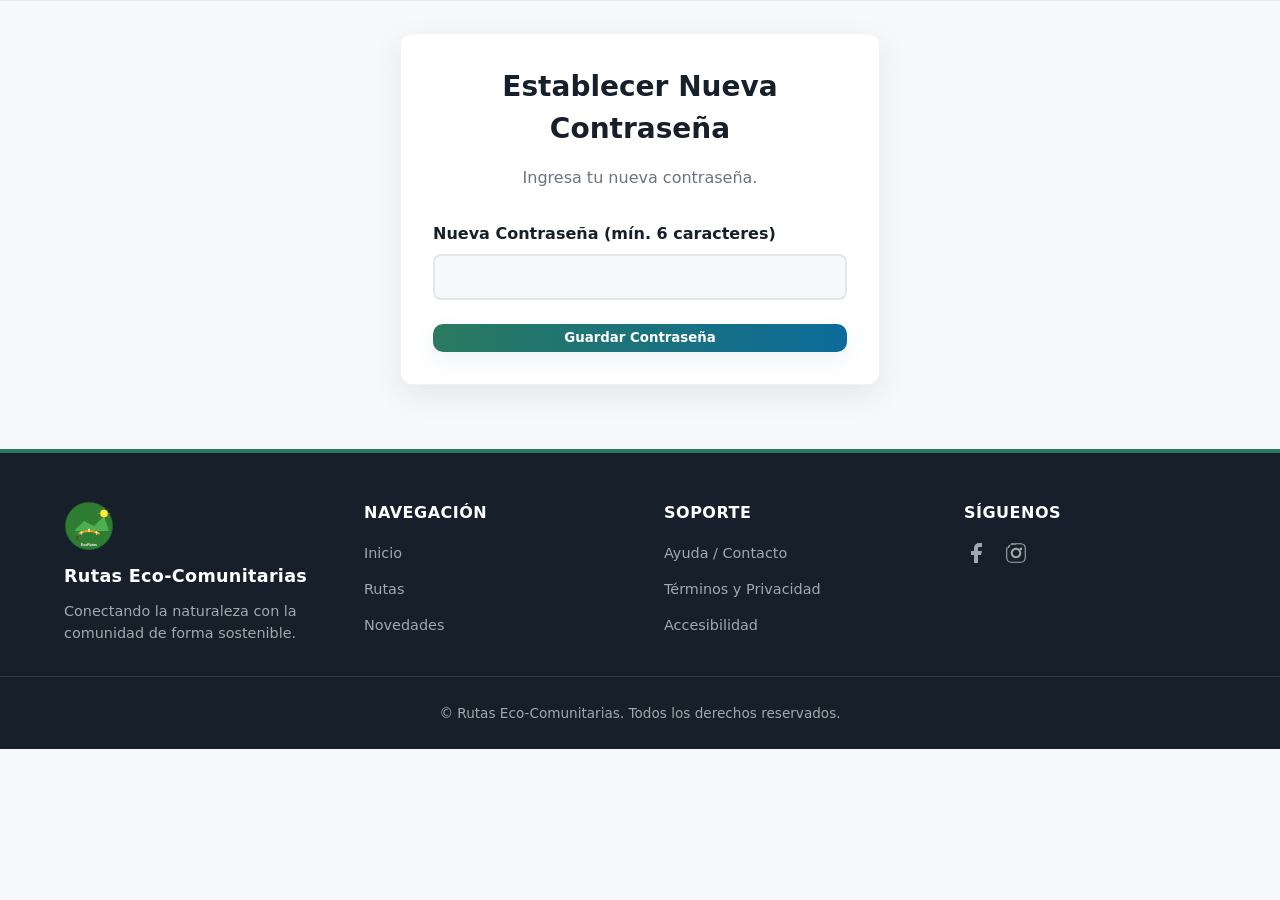
<file: pages/reset.html>
<!doctype html>
<html lang="es">
<head>
  <meta charset="utf-8">
  <meta name="viewport" content="width=device-width,initial-scale=1">
  <title>Restablecer Contraseña — Rutas Eco-Comunitarias</title>
  <link rel="stylesheet" href="/src/styles.css">
  
  <script>
    (function() {
      const contrasteGuardado = localStorage.getItem('contrasteAlto');
      if (contrasteGuardado === 'true') {
        document.documentElement.setAttribute('data-contraste', 'alto');
      }
    })();
  </script>
</head>

<body>
  <header class="cabecera">
    </header>

  <main class="contenido">
    <div class="auth-container">
      <form id="form-reset" class="auth-form">
        <h2 class="auth-titulo">Establecer Nueva Contraseña</h2>
        <p class="auth-descripcion" id="auth-info">Ingresa tu nueva contraseña.</p>
        
        <div id="auth-error" class="auth-error" style="display: none;"></div>
        <div id="auth-success" class="auth-success" style="display: none;"></div>

        <div class="formulario-grupo">
          <label for="password">Nueva Contraseña (mín. 6 caracteres)</label>
          <input type="password" id="password" name="password" required autocomplete="new-password" minlength="6"  >
        </div>
        
        <button type="submit" class="boton primario" style="width: 100%;">Guardar Contraseña</button>
      </form>
    </div>
  </main>

  <footer class="pie-profesional">
    <div class="pie-contenido">
      
      <div class="pie-columna pie-columna--brand">
        <img src="/src/logo-placeholder.svg" alt="Logo Plataforma" class="logo">
        <h3 class="nombre-sistema">Rutas Eco-Comunitarias</h3>
        <p>Conectando la naturaleza con la comunidad de forma sostenible.</p>
      </div>
      
      <div class="pie-columna">
        <h4>Navegación</h4>
        <ul>
          <li><a href="/index.html" class="pie-link" data-i18n="nav.inicio">Inicio</a></li>
          <li><a href="/pages/rutas.html" class="pie-link" data-i18n="nav.rutas">Rutas</a></li>
          <li><a href="/pages/novedades.html" class="pie-link" data-i18n="nav.novedades">Novedades</a></li>
        </ul>
      </div>
      
      <div class="pie-columna">
        <h4>Soporte</h4>
        <ul>
          <li><a href="/pages/ayuda.html" class="pie-link" id="link-soporte" data-i18n="footer.soporte">Ayuda / Contacto</a></li>
          <li><a href="/pages/terminos.html" class="pie-link" target="_blank" rel="noopener noreferrer">Términos y Privacidad</a></li>
          <li><a href="/pages/ayuda.html#tab-accesibilidad" class="pie-link">Accesibilidad</a></li>
        </ul>
      </div>
      
      <div class="pie-columna">
        <h4>Síguenos</h4>
        <div class="pie-sociales">
          <a href="#" class="pie-social-link" aria-label="Facebook">
            <svg width="24" height="24" viewBox="0 0 24 24" fill="currentColor"><path d="M18 2h-3a5 5 0 0 0-5 5v3H7v4h3v8h4v-8h3l1-4h-4V7a1 1 0 0 1 1-1h3z"></path></svg>
          </a>
          <a href="#" class="pie-social-link" aria-label="Instagram">
            <svg width="24" height="24" viewBox="0 0 24 24" fill="currentColor"><path d="M12 2.163c3.204 0 3.584.012 4.85.07 3.252.148 4.771 1.691 4.919 4.919.058 1.265.07 1.646.07 4.85s-.012 3.584-.07 4.85c-.148 3.227-1.664 4.771-4.919 4.919-1.266.058-1.646.07-4.85.07s-3.584-.012-4.85-.07c-3.252-.148-4.771-1.691-4.919-4.919-.058-1.265-.07-1.646-.07-4.85s.012-3.584.07-4.85c.148-3.227 1.664 4.771 4.919-4.919C8.416 2.175 8.796 2.163 12 2.163zm0 1.62c-3.14 0-3.486.01-4.708.066-2.678.122-3.83 1.274-3.952 3.952C3.27 8.92 3.26 9.266 3.26 12s.01 3.08.066 4.708c.122 2.678 1.274 3.83 3.952 3.952C8.51 20.73 8.86 20.74 12 20.74s3.08-.01 4.708-.066c2.678-.122 3.83-1.274 3.952-3.952C20.73 15.08 20.74 14.734 20.74 12s-.01-3.08-.066-4.708c-.122-2.678-1.274-3.83-3.952-3.952C15.09 3.27 14.74 3.26 12 3.26zm0 2.92c-2.92 0-5.28 2.36-5.28 5.28s2.36 5.28 5.28 5.28 5.28-2.36 5.28-5.28-2.36-5.28-5.28-5.28zm0 8.52c-1.8 0-3.24-1.44-3.24-3.24s1.44-3.24 3.24-3.24 3.24 1.44 3.24 3.24-1.44 3.24-3.24 3.24zM16.965 6.57c-.7 0-1.275.575-1.275 1.275s.575 1.275 1.275 1.275 1.275-.575 1.275-1.275-.575-1.275-1.275-1.275z"></path></svg>
          </a>
        </div>
      </div>
    </div>
    
    <div class="pie-bottom-bar">
      <small>© <span id="ano"></span> <span data-i18n="footer.derechos">Rutas Eco-Comunitarias</span>. Todos los derechos reservados.</small>
    </div>
  </footer>
  
  <div id="modal-accesibilidad" class="modal" role="dialog" aria-labelledby="modal-accesibilidad-titulo" aria-hidden="true">
    </div>

  <script type="module">
    import { inicializarTema, actualizarAnio, inicializarMenu } from "/src/scripts/comunes.ts";
    import { inicializarIdiomas, inicializarAccesibilidad } from "/src/scripts/idiomas.js";
    import { supabase } from "/src/services/supabase.js";

    document.addEventListener("DOMContentLoaded", () => {
      inicializarTema();
      actualizarAnio();
      inicializarMenu();
      inicializarIdiomas();
      inicializarAccesibilidad();
      
      document.getElementById('form-reset').addEventListener('submit', handleReset);
    });

    async function handleReset(e) {
      e.preventDefault();
      const errorDiv = document.getElementById('auth-error');
      const successDiv = document.getElementById('auth-success');
      const submitButton = e.target.querySelector('button[type="submit"]');
      const newPassword = document.getElementById('password').value;

      errorDiv.style.display = 'none';
      successDiv.style.display = 'none';
      submitButton.disabled = true;

      try {
        // Supabase detecta automáticamente el token de reseteo desde la URL
        const { error } = await supabase.auth.updateUser({
          password: newPassword
        });

        if (error) {
          throw error;
        }

        successDiv.textContent = '¡Contraseña actualizada con éxito! Redirigiendo a inicio de sesión...';
        successDiv.style.display = 'block';

        // Redirigir a login después de 3 segundos
        setTimeout(() => {
          window.location.href = '/pages/login.html';
        }, 3000);

      } catch (error) {
        console.error('Error al resetear:', error.message);
        errorDiv.textContent = 'Error: ' + error.message;
        errorDiv.style.display = 'block';
        submitButton.disabled = false;
      }
    }
  </script>
</body>
</html>
</file>
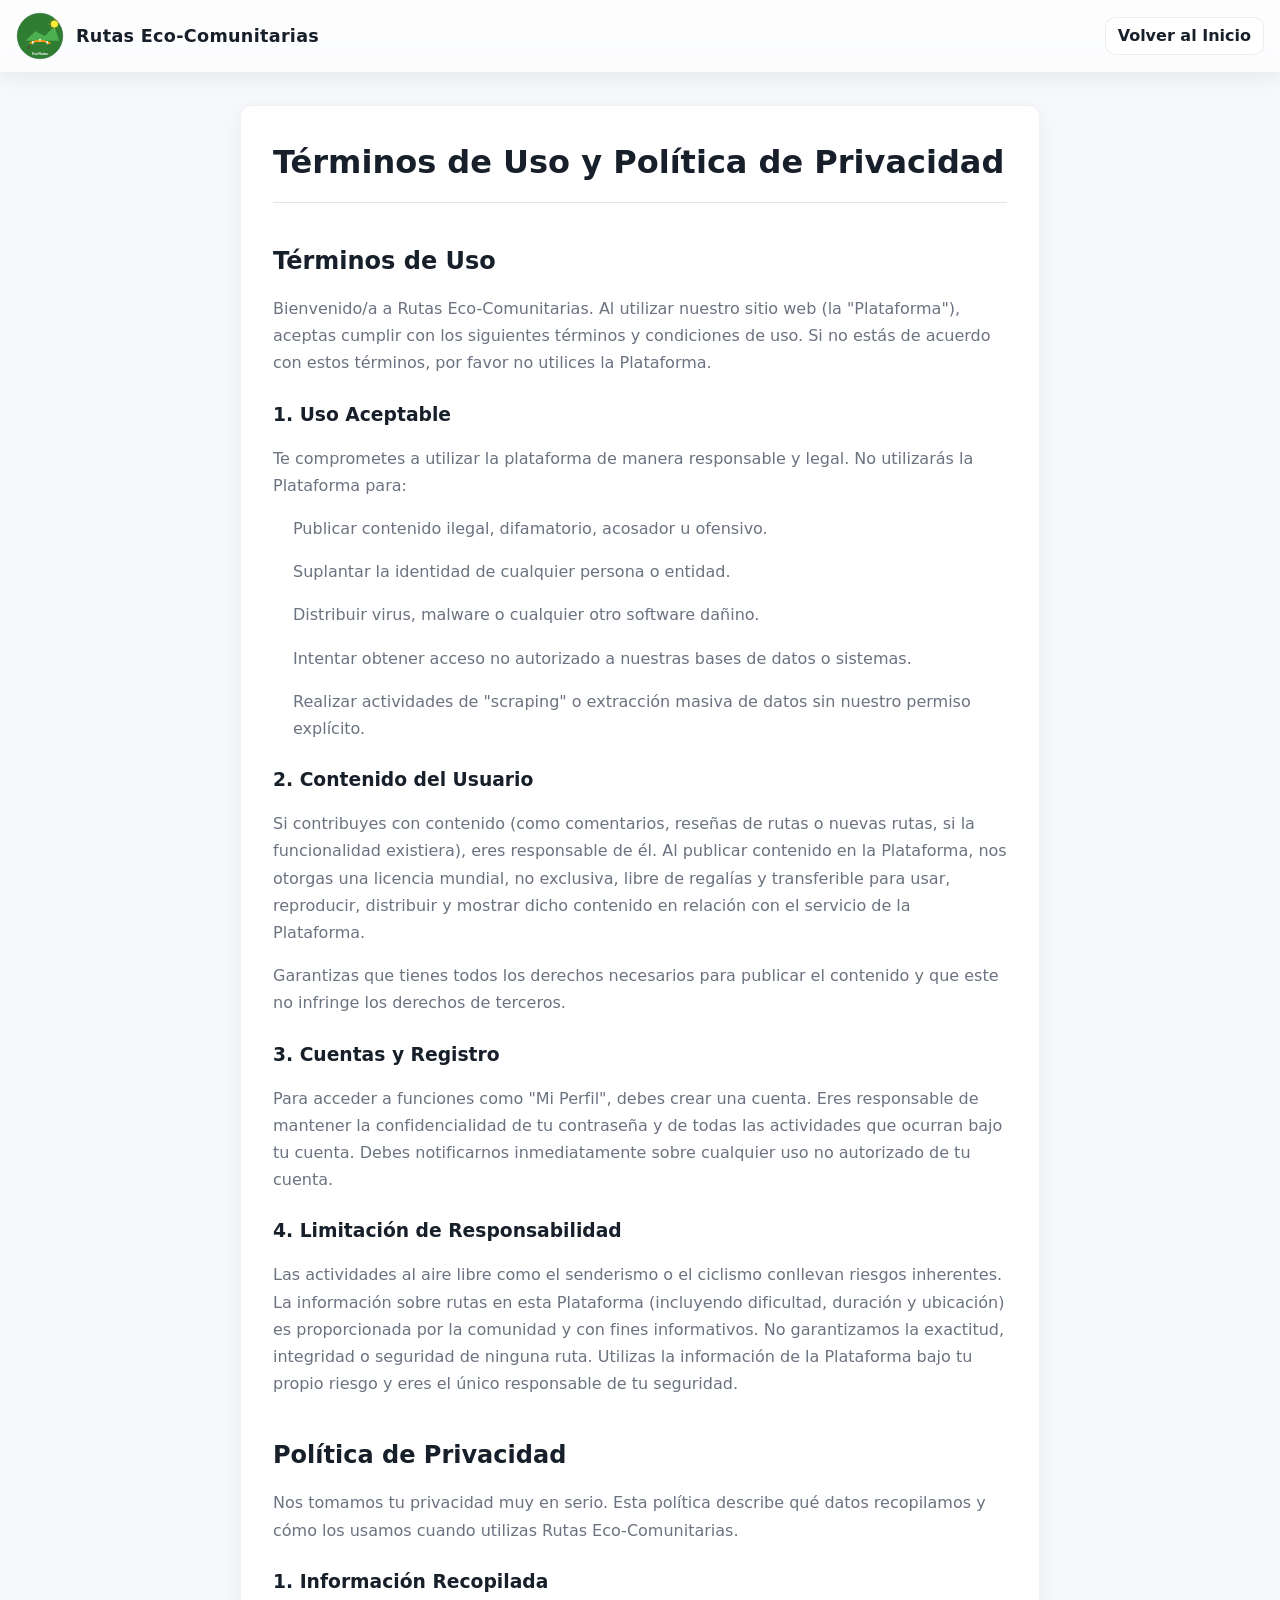
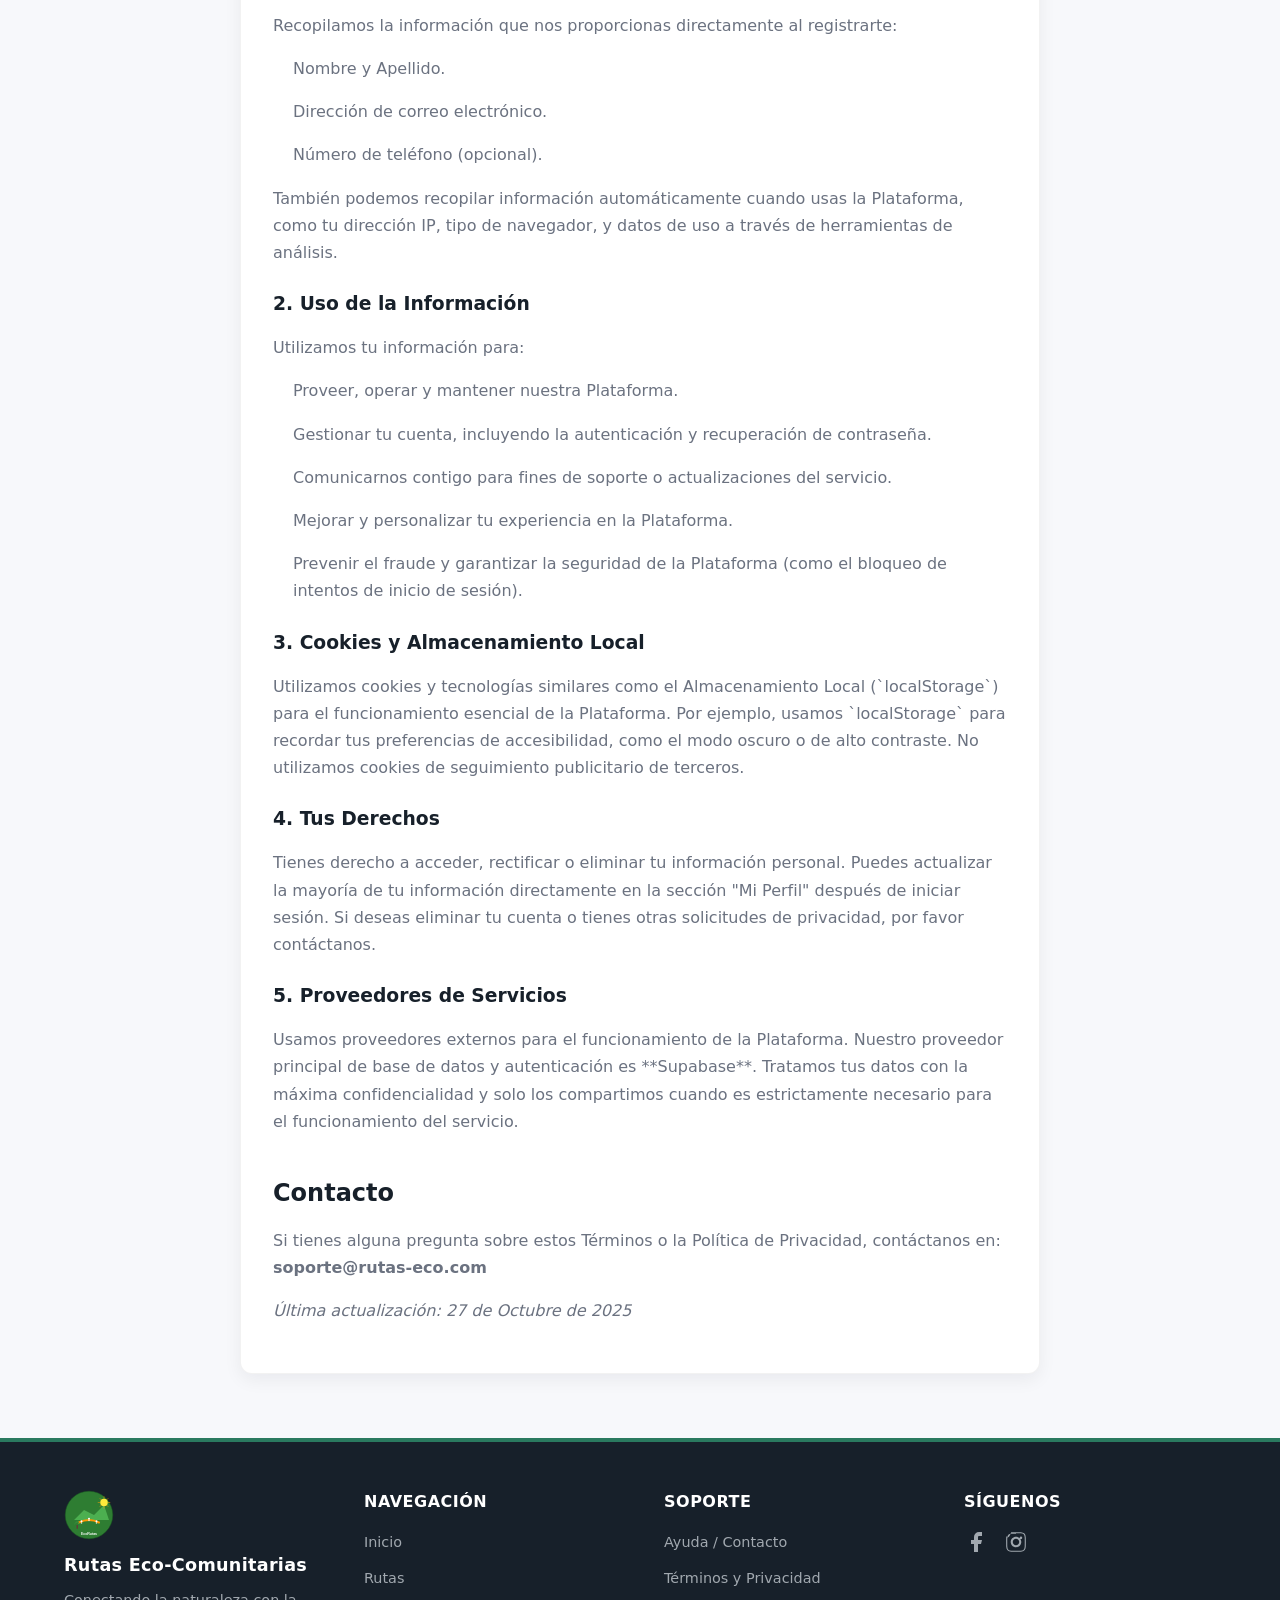
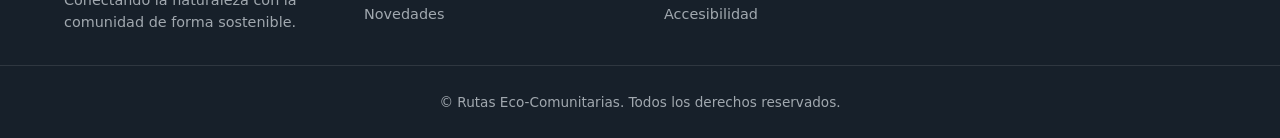
<file: pages/terminos.html>
<!doctype html>
<html lang="es">
<head>
  <meta charset="utf-8">
  <meta name="viewport" content="width=device-width,initial-scale=1">
  <title>Términos y Política de Privacidad — Rutas Eco-Comunitarias</title>
  <link rel="stylesheet" href="/src/styles.css">
  
  <script>
    (function() {
      const contrasteGuardado = localStorage.getItem('contrasteAlto');
      if (contrasteGuardado === 'true') {
        document.documentElement.setAttribute('data-contraste', 'alto');
      }
    })();
  </script>
  <style>
    /* Estilos básicos para el contenido de términos */
    .terminos-container {
      max-width: 800px;
      margin: 2rem auto;
      padding: 2rem;
      background: var(--card);
      border-radius: var(--radius);
      box-shadow: var(--shadow-sm);
      border: 1px solid rgba(0,0,0,0.05);
    }
    :root[data-contraste="alto"] .terminos-container {
      border-color: rgba(255,255,255,0.1);
    }
    .terminos-container h1 {
      margin-top: 0;
      margin-bottom: 1.5rem;
      border-bottom: 1px solid rgba(0,0,0,0.1);
      padding-bottom: 1rem;
    }
    :root[data-contraste="alto"] .terminos-container h1 {
       border-bottom-color: rgba(255,255,255,0.1);
    }
    .terminos-container h2 {
      margin-top: 2.5rem;
      margin-bottom: 1rem;
    }
    .terminos-container h3 {
      margin-top: 1.5rem;
      margin-bottom: 0.5rem;
    }
    .terminos-container p,
    .terminos-container li {
      line-height: 1.7;
      margin-bottom: 1rem;
      color: var(--muted);
    }
    .terminos-container ul {
      padding-left: 20px;
    }
  </style>
</head>

<body>
  <header class="cabecera">
    <div class="cabecera__contenido">
      <div class="cabecera__izq">
        <img src="/src/logo-placeholder.svg" alt="Logo Plataforma" class="logo">
        <h1 class="nombre-sistema">Rutas Eco-Comunitarias</h1>
      </div>
      <div class="cabecera__der">
          <a href="/index.html" class="boton">Volver al Inicio</a>
      </div>
    </div>
  </header>

  <main class="contenido">
    <div class="terminos-container">
      <h1>Términos de Uso y Política de Privacidad</h1>

      <h2>Términos de Uso</h2>
      <p>Bienvenido/a a Rutas Eco-Comunitarias. Al utilizar nuestro sitio web (la "Plataforma"), aceptas cumplir con los siguientes términos y condiciones de uso. Si no estás de acuerdo con estos términos, por favor no utilices la Plataforma.</p>
      
      <h3>1. Uso Aceptable</h3>
      <p>Te comprometes a utilizar la plataforma de manera responsable y legal. No utilizarás la Plataforma para:</p>
      <ul>
        <li>Publicar contenido ilegal, difamatorio, acosador u ofensivo.</li>
        <li>Suplantar la identidad de cualquier persona o entidad.</li>
        <li>Distribuir virus, malware o cualquier otro software dañino.</li>
        <li>Intentar obtener acceso no autorizado a nuestras bases de datos o sistemas.</li>
        <li>Realizar actividades de "scraping" o extracción masiva de datos sin nuestro permiso explícito.</li>
      </ul>

      <h3>2. Contenido del Usuario</h3>
      <p>Si contribuyes con contenido (como comentarios, reseñas de rutas o nuevas rutas, si la funcionalidad existiera), eres responsable de él. Al publicar contenido en la Plataforma, nos otorgas una licencia mundial, no exclusiva, libre de regalías y transferible para usar, reproducir, distribuir y mostrar dicho contenido en relación con el servicio de la Plataforma.</p>
      <p>Garantizas que tienes todos los derechos necesarios para publicar el contenido y que este no infringe los derechos de terceros.</p>

      <h3>3. Cuentas y Registro</h3>
      <p>Para acceder a funciones como "Mi Perfil", debes crear una cuenta. Eres responsable de mantener la confidencialidad de tu contraseña y de todas las actividades que ocurran bajo tu cuenta. Debes notificarnos inmediatamente sobre cualquier uso no autorizado de tu cuenta.</p>

      <h3>4. Limitación de Responsabilidad</h3>
      <p>Las actividades al aire libre como el senderismo o el ciclismo conllevan riesgos inherentes. La información sobre rutas en esta Plataforma (incluyendo dificultad, duración y ubicación) es proporcionada por la comunidad y con fines informativos. No garantizamos la exactitud, integridad o seguridad de ninguna ruta. Utilizas la información de la Plataforma bajo tu propio riesgo y eres el único responsable de tu seguridad.</p>

      <h2>Política de Privacidad</h2>
      <p>Nos tomamos tu privacidad muy en serio. Esta política describe qué datos recopilamos y cómo los usamos cuando utilizas Rutas Eco-Comunitarias.</p>
      
      <h3>1. Información Recopilada</h3>
      <p>Recopilamos la información que nos proporcionas directamente al registrarte:</p>
      <ul>
        <li>Nombre y Apellido.</li>
        <li>Dirección de correo electrónico.</li>
        <li>Número de teléfono (opcional).</li>
      </ul>
      <p>También podemos recopilar información automáticamente cuando usas la Plataforma, como tu dirección IP, tipo de navegador, y datos de uso a través de herramientas de análisis.</p>

      <h3>2. Uso de la Información</h3>
      <p>Utilizamos tu información para:</p>
      <ul>
        <li>Proveer, operar y mantener nuestra Plataforma.</li>
        <li>Gestionar tu cuenta, incluyendo la autenticación y recuperación de contraseña.</li>
        <li>Comunicarnos contigo para fines de soporte o actualizaciones del servicio.</li>
        <li>Mejorar y personalizar tu experiencia en la Plataforma.</li>
        <li>Prevenir el fraude y garantizar la seguridad de la Plataforma (como el bloqueo de intentos de inicio de sesión).</li>
      </ul>

      <h3>3. Cookies y Almacenamiento Local</h3>
      <p>Utilizamos cookies y tecnologías similares como el Almacenamiento Local (`localStorage`) para el funcionamiento esencial de la Plataforma. Por ejemplo, usamos `localStorage` para recordar tus preferencias de accesibilidad, como el modo oscuro o de alto contraste. No utilizamos cookies de seguimiento publicitario de terceros.</p>

      <h3>4. Tus Derechos</h3>
      <p>Tienes derecho a acceder, rectificar o eliminar tu información personal. Puedes actualizar la mayoría de tu información directamente en la sección "Mi Perfil" después de iniciar sesión. Si deseas eliminar tu cuenta o tienes otras solicitudes de privacidad, por favor contáctanos.</p>

      <h3>5. Proveedores de Servicios</h3>
      <p>Usamos proveedores externos para el funcionamiento de la Plataforma. Nuestro proveedor principal de base de datos y autenticación es **Supabase**. Tratamos tus datos con la máxima confidencialidad y solo los compartimos cuando es estrictamente necesario para el funcionamiento del servicio.</p>

      <h2>Contacto</h2>
      <p>Si tienes alguna pregunta sobre estos Términos o la Política de Privacidad, contáctanos en: <strong>soporte@rutas-eco.com</strong></p>

      <p><em>Última actualización: 27 de Octubre de 2025</em></p>
    </div>
  </main>

  <footer class="pie-profesional">
    <div class="pie-contenido">
      
      <div class="pie-columna pie-columna--brand">
        <img src="/src/logo-placeholder.svg" alt="Logo Plataforma" class="logo">
        <h3 class="nombre-sistema">Rutas Eco-Comunitarias</h3>
        <p>Conectando la naturaleza con la comunidad de forma sostenible.</p>
      </div>
      
      <div class="pie-columna">
        <h4>Navegación</h4>
        <ul>
          <li><a href="/index.html" class="pie-link" data-i18n="nav.inicio">Inicio</a></li>
          <li><a href="/pages/rutas.html" class="pie-link" data-i18n="nav.rutas">Rutas</a></li>
          <li><a href="/pages/novedades.html" class="pie-link" data-i18n="nav.novedades">Novedades</a></li>
        </ul>
      </div>
      
      <div class="pie-columna">
        <h4>Soporte</h4>
        <ul>
          <li><a href="/pages/ayuda.html" class="pie-link" id="link-soporte" data-i18n="footer.soporte">Ayuda / Contacto</a></li>
          <li><a href="/pages/terminos.html" class="pie-link" target="_blank" rel="noopener noreferrer">Términos y Privacidad</a></li>
          <li><a href="/pages/ayuda.html#tab-accesibilidad" class="pie-link">Accesibilidad</a></li>
        </ul>
      </div>
      
      <div class="pie-columna">
        <h4>Síguenos</h4>
        <div class="pie-sociales">
          <a href="#" class="pie-social-link" aria-label="Facebook">
            <svg width="24" height="24" viewBox="0 0 24 24" fill="currentColor"><path d="M18 2h-3a5 5 0 0 0-5 5v3H7v4h3v8h4v-8h3l1-4h-4V7a1 1 0 0 1 1-1h3z"></path></svg>
          </a>
          <a href="#" class="pie-social-link" aria-label="Instagram">
            <svg width="24" height="24" viewBox="0 0 24 24" fill="currentColor"><path d="M12 2.163c3.204 0 3.584.012 4.85.07 3.252.148 4.771 1.691 4.919 4.919.058 1.265.07 1.646.07 4.85s-.012 3.584-.07 4.85c-.148 3.227-1.664 4.771-4.919 4.919-1.266.058-1.646.07-4.85.07s-3.584-.012-4.85-.07c-3.252-.148-4.771-1.691-4.919-4.919-.058-1.265-.07-1.646-.07-4.85s.012-3.584.07-4.85c.148-3.227 1.664 4.771 4.919-4.919C8.416 2.175 8.796 2.163 12 2.163zm0 1.62c-3.14 0-3.486.01-4.708.066-2.678.122-3.83 1.274-3.952 3.952C3.27 8.92 3.26 9.266 3.26 12s.01 3.08.066 4.708c.122 2.678 1.274 3.83 3.952 3.952C8.51 20.73 8.86 20.74 12 20.74s3.08-.01 4.708-.066c2.678-.122 3.83-1.274 3.952-3.952C20.73 15.08 20.74 14.734 20.74 12s-.01-3.08-.066-4.708c-.122-2.678-1.274-3.83-3.952-3.952C15.09 3.27 14.74 3.26 12 3.26zm0 2.92c-2.92 0-5.28 2.36-5.28 5.28s2.36 5.28 5.28 5.28 5.28-2.36 5.28-5.28-2.36-5.28-5.28-5.28zm0 8.52c-1.8 0-3.24-1.44-3.24-3.24s1.44-3.24 3.24-3.24 3.24 1.44 3.24 3.24-1.44 3.24-3.24 3.24zM16.965 6.57c-.7 0-1.275.575-1.275 1.275s.575 1.275 1.275 1.275 1.275-.575 1.275-1.275-.575-1.275-1.275-1.275z"></path></svg>
          </a>
        </div>
      </div>
    </div>
    
    <div class="pie-bottom-bar">
      <small>© <span id="ano"></span> <span data-i18n="footer.derechos">Rutas Eco-Comunitarias</span>. Todos los derechos reservados.</small>
    </div>
  </footer>

  <script type="module">
    // Script básico para actualizar el año en el pie de página
    import { actualizarAnio } from "/src/scripts/comunes.ts";
    document.addEventListener("DOMContentLoaded", () => {
      actualizarAnio();
      // Aplica tema si es necesario
      const contrasteGuardado = localStorage.getItem('contrasteAlto');
      if (contrasteGuardado === 'true') {
        document.documentElement.setAttribute('data-contraste', 'alto');
      }
    });
  </script>
</body>
</html>
</file>
<file: src/styles.css>
/* =========================================================
   RUTAS ECO-COMUNITARIAS — styles.css
   Versión mejorada y documentada — Octubre 2025
   =========================================================
   Este archivo define el estilo base del sistema web.
   Incluye:
   - Variables de tema (modo claro y oscuro)
   - Estilos globales y de accesibilidad
   - Cabecera, navegación, tarjetas, botones y pie de página
   - Diseño responsivo
   ========================================================= */

/* ---------------------------------------------------------
   🎨 VARIABLES DE TEMA (modo claro por defecto)
   --------------------------------------------------------- */
:root {
  --bg: #f7f8fb;                 /* Fondo general claro */
  --card: #ffffff;               /* Fondo de tarjetas y secciones */
  --text: #17202a;               /* Color de texto principal */
  --muted: #6b7280;              /* Texto secundario */
  --primary: #2a7a5f;            /* Verde principal */
  --accent: #0d6b9a;             /* Azul complementario */
  --glass: rgba(255, 255, 255, 0.6);
  --radius: 12px;                /* Bordes redondeados globales */
  --btn-radius: 10px;
  --shadow-sm: 0 6px 18px rgba(16, 24, 40, 0.06);
  --shadow-md: 0 10px 30px rgba(16, 24, 40, 0.08);
  --gap: 1rem;                   /* Espaciado base */
  --font-sans: Inter, system-ui, -apple-system, "Segoe UI", Roboto, "Helvetica Neue", Arial;
  --base: 16px;                  /* Tamaño de fuente base */
}

/* ---------------------------------------------------------
   🌙 VARIABLES DE MODO OSCURO / ALTO CONTRASTE
   --------------------------------------------------------- */
:root[data-contraste="alto"] {
  --bg: #0e0f10;                 /* Fondo oscuro */
  --card: #1b1c1e;               /* Tarjetas oscuras */
  --text: #e4e8eb;               /* Texto claro */
  --muted: #a1a8af;              /* Texto gris suave */
  --primary: #3ecf8e;            /* Verde neón suave */
  --accent: #2bb673;             /* Verde intenso */
  --glass: rgba(20, 20, 20, 0.7);
  --shadow-sm: 0 6px 16px rgba(0, 0, 0, 0.55);
  --shadow-md: 0 10px 28px rgba(0, 0, 0, 0.65);
}
:root[data-contraste="alto"] body {
  background-color: var(--bg); /* sólido, no transparente */
  color: var(--text);
}

:root[data-contraste="alto"] .cabecera {
  background-color: var(--card); /* base sólida */
  background-image: linear-gradient(180deg, rgba(20,20,20,0.6), rgba(20,20,20,0.45));
  border-bottom: 1px solid rgba(255,255,255,0.04);
}

/* ---------------------------------------------------------
   🔧 RESETEO GLOBAL Y BASE TIPOGRÁFICA
   --------------------------------------------------------- */
* { box-sizing: border-box; }
html, body {
  height: 100%;
  margin: 0;
  font-family: var(--font-sans);
  font-size: var(--base);
  line-height: 1.5;
  background: var(--bg);
  color: var(--text);
  -webkit-font-smoothing: antialiased;
}
a { color: inherit; text-decoration: none; }
img { max-width: 100%; height: auto; display: block; }
ul { list-style: none; padding: 0; margin: 0; }
button { font-family: inherit; cursor: pointer; }

/* Enfoque accesible */
:focus {
  outline: 3px solid rgba(42, 122, 95, 0.9); /* verde accesible */
  outline-offset: 3px;
  border-radius: 6px;
}


/* Contenedor general centrado */
.container {
  max-width: 1200px;
  margin-inline: auto;
  padding: 1rem;
}

/* ---------------------------------------------------------
   🧭 CABECERA (barra superior)
   --------------------------------------------------------- */
/* ---------------------------------------------------------
   🧭 CABECERA (barra superior)
   --------------------------------------------------------- */
   .cabecera {
    position: sticky;
    top: 0;
    z-index: 50;
    background: linear-gradient(180deg, rgba(255,255,255,0.8), rgba(255,255,255,0.55));
    backdrop-filter: blur(6px);
    border-bottom: 1px solid rgba(0,0,0,0.06);
    box-shadow: var(--shadow-sm);
    
  }

/* Cabecera en modo oscuro */
:root[data-contraste="alto"] .cabecera {
  background: linear-gradient(180deg, rgba(20,20,20,0.85), rgba(15,15,15,0.75));
  border-bottom: 1px solid rgba(255,255,255,0.08);
  box-shadow: var(--shadow-sm);
}

/* Lado izquierdo: logo + nombre */
.cabecera__izq {
  display: flex;
  align-items: center;
  gap: 0.75rem;
}
.logo {
  width: 48px;
  height: 48px;
  border-radius: 8px;
  object-fit: cover;
}
.nombre-sistema {
  font-size: 1.1rem;
  font-weight: 600;
  margin: 0;
  letter-spacing: 0.3px;
}

/* Lado derecho: botones de acción */
.cabecera__der {
  display: flex;
  align-items: center;
  gap: 0.5rem;
}

/* ---------------------------------------------------------
   🧩 MENÚ PRINCIPAL (barra horizontal siempre visible)
   --------------------------------------------------------- */
.menu-horizontal {
  flex: 1;
  display: flex;
  justify-content: center;
  align-items: center;
}

/* Lista de elementos */
.menu__lista--horizontal {
  display: flex;
  align-items: center;
  gap: 1.25rem;
  margin: 0;
  padding: 0;
  transition: opacity 0.2s ease, transform 0.2s ease;
}

/* Enlaces del menú */
.menu__item {
  display: inline-flex;
  align-items: center;
  gap: 0.4rem;
  padding: 0.45rem 0.8rem;
  border-radius: 9px;
  font-weight: 600;
  color: var(--text);
  transition: background 0.15s ease, color 0.15s ease, transform 0.15s ease;
}

/* Hover y foco */
.menu__item:hover,
.menu__item:focus {
  transform: translateY(-2px);
  background: linear-gradient(180deg, rgba(42,122,95,0.08), rgba(13,107,154,0.05));
  color: var(--primary);
  box-shadow: var(--shadow-sm);
}

/* Elemento activo */
.menu__item.activo {
  background: linear-gradient(90deg, var(--primary), var(--accent));
  color: #fff;
  box-shadow: 0 6px 20px rgba(42,122,95,0.18);
}

/* ---------------------------------------------------------
   🔘 BOTONES GENERALES
   --------------------------------------------------------- */
.boton {
  padding: 0.4rem 0.75rem;
  border-radius: var(--btn-radius);
  background: var(--card);
  border: 1px solid rgba(0,0,0,0.07);
  font-weight: 600;
  transition: transform 0.15s ease, box-shadow 0.15s ease;
}
.boton:hover {
  transform: translateY(-2px);
  box-shadow: var(--shadow-sm);
}

/* Botón principal (verde-azul) */
.primario {
  background: linear-gradient(90deg, var(--primary), var(--accent));
  color: #fff;
  border: 0;
  box-shadow: 0 8px 24px rgba(13,107,154,0.08);
}

/* Botón secundario */
.secundario {
  background: transparent;
  border: 1px solid rgba(0,0,0,0.08);
  color: var(--text);
}

/* Botones en modo oscuro */
:root[data-contraste="alto"] .boton {
  background: var(--card);
  border: 1px solid rgba(255,255,255,0.1);
  color: var(--text);
}
:root[data-contraste="alto"] .primario {
  background: linear-gradient(90deg, var(--primary), var(--accent));
  color: #000;
}
:root[data-contraste="alto"] .secundario {
  border-color: rgba(255,255,255,0.2);
}

/* ---------------------------------------------------------
   🏞️ CONTENIDO PRINCIPAL (hero y secciones)
   --------------------------------------------------------- */
.contenido { 
  padding: 0; 
  margin: 0;
}

/* ---------------------------------------------------------
   🎯 HERO SECTION MEJORADA
   --------------------------------------------------------- */
.hero {
  position: relative;
  min-height: 60vh;
  display: flex;
  align-items: center;
  overflow: hidden;
  background: linear-gradient(135deg, #2a7a5f 0%, #0d6b9a 100%);
}

.hero__fondo {
  position: absolute;
  top: 0;
  left: 0;
  right: 0;
  bottom: 0;
  background: linear-gradient(135deg, #2a7a5f 0%, #0d6b9a 100%);
  z-index: 1;
}

.hero__overlay {
  position: absolute;
  top: 0;
  left: 0;
  right: 0;
  bottom: 0;
  background: linear-gradient(135deg, rgba(42, 122, 95, 0.9) 0%, rgba(13, 107, 154, 0.8) 100%);
  z-index: 2;
}

.hero__contenido {
  position: relative;
  z-index: 3;
  max-width: 800px;
  margin: 0 auto;
  padding: 2rem;
  display: flex;
  justify-content: center;
  align-items: center;
  text-align: center;
}

.hero__texto {
  color: white;
}

.hero__titulo {
  text-align: center;
  font-size: 3.5rem;
  font-weight: 800;
  line-height: 1.1;
  margin: 0 0 1.5rem 0;
  letter-spacing: -0.02em;
}

.hero__destacado {
  display: block;
  background: linear-gradient(45deg, #3ecf8e, #2bb673);
  -webkit-background-clip: text;
  -webkit-text-fill-color: transparent;
  background-clip: text;
}

.hero__descripcion {
  text-align: center;
}

.hero__acciones {
  display: flex;
  gap: 1rem;
  flex-wrap: wrap;
}

.hero__btn {
  display: inline-flex;
  align-items: center;
  gap: 0.5rem;
  padding: 1rem 2rem;
  border-radius: 12px;
  font-weight: 600;
  font-size: 1.1rem;
  transition: all 0.3s ease;
  border: none;
  cursor: pointer;
  text-decoration: none;
  color: inherit;
}

.hero__btn--primario {
  display: block;
  margin: 0 auto;  /* ↑↓ 0 / ←→ auto */
  width: 200px;    /* Necesita un ancho definido */
  padding: 10px 20px;
  background: linear-gradient(45deg, #3ecf8e, #2bb673);
  color: #000;
  box-shadow: 0 8px 32px rgba(62, 207, 142, 0.3);
}

.hero__btn--primario:hover {
  transform: translateY(-2px);
  box-shadow: 0 12px 40px rgba(62, 207, 142, 0.4);
}

.hero__btn--secundario {
  background: rgba(255, 255, 255, 0.1);
  color: white;
  border: 2px solid rgba(255, 255, 255, 0.3);
  backdrop-filter: blur(10px);
}

.hero__btn--secundario:hover {
  background: rgba(255, 255, 255, 0.2);
  border-color: rgba(255, 255, 255, 0.5);
  transform: translateY(-2px);
}


/* Modo oscuro para hero */
:root[data-contraste="alto"] .hero {
  background: linear-gradient(135deg, #1a1a1a 0%, #2d2d2d 100%);
}

:root[data-contraste="alto"] .hero__overlay {
  background: linear-gradient(135deg, rgba(26, 26, 26, 0.9) 0%, rgba(45, 45, 45, 0.8) 100%);
}

:root[data-contraste="alto"] .busqueda-rapida {
  background: var(--card);
  border-top: 1px solid rgba(255, 255, 255, 0.1);
}

/* ---------------------------------------------------------
   🗺️ TARJETAS DE RUTAS Y NOVEDADES
   --------------------------------------------------------- */
.lista-novedades, #lista-rutas {
  margin-top: 1rem;
  display: grid;
  gap: 0.85rem;
  grid-template-columns: repeat(auto-fit, minmax(240px, 1fr));
}

/* Tarjeta base */
.novedad, .tarjeta-ruta {
  background: var(--card);
  border-radius: var(--radius);
  padding: 0.9rem;
  border: 1px solid rgba(0,0,0,0.05);
  box-shadow: var(--shadow-sm);
}

/* En modo oscuro */
:root[data-contraste="alto"] .novedad,
:root[data-contraste="alto"] .tarjeta-ruta {
  background: var(--card);
  border-color: rgba(255,255,255,0.08);
  box-shadow: var(--shadow-sm);
}

/* Tarjeta de ruta con imagen */
.tarjeta-ruta {
  display: flex;
  gap: 0.75rem;
  align-items: flex-start;
}
.tarjeta-ruta img {
  width: 120px;
  height: 80px;
  object-fit: cover;
  border-radius: 8px;
}
.tarjeta-ruta .info { flex: 1; }

/* Texto secundario */
.novedad small, .meta {
  color: var(--muted);
  font-size: 0.875rem;
}

/* ---------------------------------------------------------
   ⚓ PIE DE PÁGINA
   --------------------------------------------------------- */
/* =========================================================
   👣 PIE DE PÁGINA PROFESIONAL
   ========================================================= */

   .pie-profesional {
    /* Fondo oscuro para un look profesional */
    background-color: #17202a; /* Color de texto principal oscuro */
    color: #a1a8af; /* Color de texto suave (--muted en modo oscuro) */
    padding-top: 3rem;
    margin-top: 4rem; /* Buen espacio antes del footer */
    border-top: 4px solid var(--primary); /* Línea verde superior */
  }
  
  .pie-contenido {
    display: grid;
    /* Columnas responsivas: 4 en desktop, 2 en tablet, 1 en móvil */
    grid-template-columns: repeat(auto-fit, minmax(220px, 1fr));
    gap: 2rem;
    max-width: 1200px;
    margin: 0 auto;
    padding: 0 1rem;
  }
  
  .pie-columna {
    padding: 0 0.5rem;
  }
  
  /* Columna de la marca (logo + nombre) */
  .pie-columna--brand {
    display: flex;
    flex-direction: column;
    gap: 0.75rem;
  }
  .pie-columna--brand .logo {
    width: 50px;
    height: 50px;
    border-radius: 8px; /* Heredado de .logo */
  }
  .pie-columna--brand .nombre-sistema {
    color: #fff; /* Texto blanco para el nombre */
    font-size: 1.1rem;
    margin: 0;
  }
  .pie-columna--brand p {
    font-size: 0.9rem;
    margin: 0;
    line-height: 1.5;
  }
  
  /* Columnas de enlaces */
  .pie-columna h4 {
    color: #fff;
    font-size: 1rem;
    font-weight: 600;
    margin: 0 0 1rem 0;
    text-transform: uppercase;
    letter-spacing: 0.5px;
  }
  
  .pie-columna ul {
    list-style: none;
    padding: 0;
    margin: 0;
    display: flex;
    flex-direction: column;
    gap: 0.75rem;
  }
  
  .pie-link {
    color: #a1a8af;
    text-decoration: none;
    font-size: 0.9rem;
    transition: color 0.2s ease, padding-left 0.2s ease;
  }
  
  .pie-link:hover,
  .pie-link:focus {
    color: #fff;
    padding-left: 4px;
    text-decoration: underline;
    outline-offset: 4px;
  }
  
  /* Iconos de redes sociales */
  .pie-sociales {
    display: flex;
    gap: 1rem;
  }
  .pie-social-link {
    color: #a1a8af;
    transition: color 0.2s ease, transform 0.2s ease;
  }
  .pie-social-link:hover,
  .pie-social-link:focus {
    color: #fff;
    transform: scale(1.1);
    outline-offset: 4px;
  }
  
  /* Barra de copyright */
  .pie-bottom-bar {
    text-align: center;
    padding: 1.5rem 1rem;
    margin-top: 2rem;
    border-top: 1px solid rgba(255, 255, 255, 0.1);
  }
  .pie-bottom-bar small {
    font-size: 0.85rem;
  }

.pie small { color: var(--muted); }

/* Pie en modo oscuro */
:root[data-contraste="alto"] .pie {
  border-top: 1px solid rgba(255,255,255,0.1);
  background: rgba(15,15,15,0.9);
}

/* ---------------------------------------------------------
   ♿ ACCESIBILIDAD
   --------------------------------------------------------- */
.tamano-letra--grande {
  font-size: 1.125rem !important;
}

/* Enlaces en modo oscuro */
:root[data-contraste="alto"] a:hover {
  color: var(--primary);
}






/* ---------------------------------------------------------
   📱 DISEÑO RESPONSIVO
   --------------------------------------------------------- */
@media (max-width: 980px) {
  .hero__titulo {
    font-size: 2.5rem;
  }
  
  .menu__lista--horizontal { gap: 0.9rem; }
}

@media (max-width: 800px) {
  .hero {
    min-height: 70vh;
  }
  
  .hero__contenido {
    padding: 1.5rem;
  }
  
  .hero__titulo {
    text-align: center;
    font-size: 2rem;
  }
  
  .hero__descripcion {
    font-size: 1.2rem;
    text-align: center;
  }
  
  .hero__acciones {
    justify-content: center;
    display: flex;
  }
  
  .hero__btn {
    padding: 0.8rem 1.5rem;
    font-size: 1rem;
  }
  
  .menu__lista--horizontal {
    flex-wrap: wrap;
    justify-content: center;
  }
  .cabecera { padding: 0.6rem 0.8rem; }
}

@media (max-width: 600px) {
  .hero__titulo {
    font-size: 1.8rem;
  }
  
  .hero__acciones {
    justify-content: center;
    display: flex;
  }
  
  .hero__btn {
    width: 100%;
    max-width: 250px;
  }
}

/* ---------------------------------------------------------
   🗺️ ESTILOS ESPECÍFICOS PARA PÁGINA DE RUTAS
   --------------------------------------------------------- */

/* Hero específico para rutas */
.hero--rutas {
  min-height: 20vh;
  background: linear-gradient(135deg, #2a7a5f 0%, #0d6b9a 100%);
}

.hero--rutas .hero__titulo {
  font-size: 2.5rem;
  margin-bottom: 1rem;
}

.hero--rutas .hero__descripcion {
  font-size: 1.1rem;
  max-width: 600px;
  margin: 0 auto;
}

/* Sección de filtros */
.filtros-seccion {
  background: var(--card);
  border-bottom: 1px solid rgba(0,0,0,0.05);
  padding: 2rem 0;
  margin-bottom: 2rem;
}

.filtros-contenedor {
  max-width: 1000px;
  margin: 0 auto;
  padding: 0 1rem;
}

/* Barra de búsqueda */
.busqueda-contenedor {
  margin-bottom: 2rem;
}

.busqueda-input {
  position: relative;
  display: flex;
  align-items: center;
  max-width: 600px;
  margin: 0 auto;
}

.busqueda-icono {
  position: absolute;
  left: 1rem;
  color: var(--muted);
  z-index: 2;
}

.busqueda-input input {
  width: 100%;
  padding: 1rem 1rem 1rem 3rem;
  border: 2px solid rgba(0,0,0,0.08);
  border-radius: 12px;
  font-size: 1rem;
  background: var(--card);
  transition: border-color 0.2s ease, box-shadow 0.2s ease;
}

.busqueda-input input:focus {
  outline: none;
  border-color: var(--primary);
  box-shadow: 0 0 0 3px rgba(42, 122, 95, 0.1);
}

.boton--buscar {
  position: absolute;
  right: 0.5rem;
  padding: 0.5rem;
  background: var(--primary);
  color: white;
  border: none;
  border-radius: 8px;
  cursor: pointer;
  transition: background 0.2s ease;
}

.boton--buscar:hover {
  background: var(--accent);
}

/* Sugerencias de búsqueda */
.sugerencias-busqueda {
  position: absolute;
  top: 100%;
  left: 0;
  right: 0;
  background: var(--card);
  border: 1px solid rgba(0,0,0,0.1);
  border-radius: 0 0 12px 12px;
  box-shadow: var(--shadow-md);
  z-index: 100;
  max-height: 300px;
  overflow-y: auto;
}

.sugerencias-lista {
  padding: 0.5rem 0;
}

.sugerencia-item {
  display: flex;
  align-items: center;
  gap: 0.75rem;
  padding: 0.75rem 1rem;
  cursor: pointer;
  transition: background 0.2s ease;
  border-bottom: 1px solid rgba(0,0,0,0.05);
}

.sugerencia-item:hover {
  background: rgba(42, 122, 95, 0.05);
}

.sugerencia-item:last-child {
  border-bottom: none;
}

.sugerencia-icono {
  width: 16px;
  height: 16px;
  color: var(--muted);
  flex-shrink: 0;
}

.sugerencia-contenido {
  flex: 1;
}

.sugerencia-nombre {
  font-weight: 600;
  color: var(--text);
  margin: 0 0 0.25rem 0;
}

.sugerencia-descripcion {
  font-size: 0.875rem;
  color: var(--muted);
  margin: 0;
}

.sugerencia-meta {
  display: flex;
  align-items: center;
  gap: 0.5rem;
  font-size: 0.75rem;
  color: var(--muted);
}

.sugerencia-badge {
  padding: 0.125rem 0.5rem;
  border-radius: 12px;
  font-size: 0.75rem;
  font-weight: 600;
  text-transform: uppercase;
}

.sugerencia-badge--facil {
  background: rgba(34, 197, 94, 0.1);
  color: #16a34a;
}

.sugerencia-badge--media {
  background: rgba(251, 191, 36, 0.1);
  color: #d97706;
}

.sugerencia-badge--dificil {
  background: rgba(239, 68, 68, 0.1);
  color: #dc2626;
}

/* Sin sugerencias */
.sin-sugerencias {
  padding: 1rem;
  text-align: center;
  color: var(--muted);
  font-size: 0.9rem;
}

/* Modo oscuro para sugerencias */
:root[data-contraste="alto"] .sugerencias-busqueda {
  background: var(--card);
  border-color: rgba(255,255,255,0.1);
}

:root[data-contraste="alto"] .sugerencia-item {
  border-bottom-color: rgba(255,255,255,0.05);
}

:root[data-contraste="alto"] .sugerencia-item:hover {
  background: rgba(42, 122, 95, 0.1);
}

/* Grid de filtros */
.filtros-grid {
  display: grid;
  grid-template-columns: repeat(auto-fit, minmax(200px, 1fr));
  gap: 1rem;
  margin-bottom: 1.5rem;
}

.filtro-grupo {
  display: flex;
  flex-direction: column;
  gap: 0.5rem;
}

.filtro-grupo label {
  font-weight: 600;
  color: var(--text);
  font-size: 0.9rem;
}

.filtro-select {
  padding: 0.75rem;
  border: 2px solid rgba(0,0,0,0.08);
  border-radius: 8px;
  background: var(--card);
  font-size: 0.9rem;
  transition: border-color 0.2s ease;
}

.filtro-select:focus {
  outline: none;
  border-color: var(--primary);
}

.filtros-acciones {
  display: flex;
  gap: 1rem;
  justify-content: center;
  flex-wrap: wrap;
}

/* Sección de rutas */
.rutas-seccion {
  padding: 2rem 0;
}

.rutas-header {
  display: flex;
  justify-content: space-between;
  align-items: center;
  margin-bottom: 2rem;
  flex-wrap: wrap;
  gap: 1rem;
}

.rutas-header h2 {
  margin: 0;
  color: var(--text);
}

.rutas-contador {
  color: var(--muted);
  font-size: 0.9rem;
}

/* Lista de rutas */
.lista-rutas {
  display: grid;
  grid-template-columns: repeat(auto-fill, minmax(350px, 1fr));
  gap: 1.5rem;
  margin-top: 1rem;
}

/* Tarjetas de ruta mejoradas */
.tarjeta-ruta {
  background: var(--card);
  border-radius: var(--radius);
  overflow: hidden;
  box-shadow: var(--shadow-sm);
  border: 1px solid rgba(0,0,0,0.05);
  transition: transform 0.2s ease, box-shadow 0.2s ease;
  display: flex;
  flex-direction: column;
}

.tarjeta-ruta:hover {
  transform: translateY(-4px);
  box-shadow: var(--shadow-md);
}

.tarjeta-ruta__imagen {
  position: relative;
  height: 200px;
  overflow: hidden;
}

.tarjeta-ruta__imagen img {
  width: 100%;
  height: 100%;
  object-fit: cover;
  transition: transform 0.3s ease;
}

.tarjeta-ruta:hover .tarjeta-ruta__imagen img {
  transform: scale(1.05);
}

.tarjeta-ruta__badges {
  position: absolute;
  top: 1rem;
  right: 1rem;
  display: flex;
  flex-direction: column;
  gap: 0.5rem;
}

.badge {
  padding: 0.25rem 0.75rem;
  border-radius: 20px;
  font-size: 0.75rem;
  font-weight: 600;
  text-transform: uppercase;
  letter-spacing: 0.5px;
}

.badge--facil {
  background: rgba(34, 197, 94, 0.1);
  color: #16a34a;
}

.badge--media {
  background: rgba(251, 191, 36, 0.1);
  color: #d97706;
}

.badge--dificil {
  background: rgba(239, 68, 68, 0.1);
  color: #dc2626;
}

.badge--duracion {
  background: rgba(59, 130, 246, 0.1);
  color: #2563eb;
}

.tarjeta-ruta__contenido {
  padding: 1.5rem;
  flex: 1;
  display: flex;
  flex-direction: column;
}

.tarjeta-ruta__titulo {
  margin: 0 0 0.75rem 0;
  font-size: 1.25rem;
  font-weight: 700;
  color: var(--text);
  line-height: 1.3;
}

.tarjeta-ruta__descripcion {
  margin: 0 0 1rem 0;
  color: var(--muted);
  line-height: 1.5;
  flex: 1;
}

.tarjeta-ruta__meta {
  display: flex;
  flex-direction: column;
  gap: 0.5rem;
  margin-bottom: 1.5rem;
}

.meta-item {
  display: flex;
  align-items: center;
  gap: 0.5rem;
  color: var(--muted);
  font-size: 0.9rem;
}

.meta-item svg {
  flex-shrink: 0;
}

.tarjeta-ruta__acciones {
  display: flex;
  gap: 0.75rem;
  margin-top: auto;
}

.tarjeta-ruta__acciones .boton {
  flex: 1;
  justify-content: center;
  display: flex;
  align-items: center;
  gap: 0.5rem;
  padding: 0.75rem 1rem;
  font-size: 0.9rem;
}

/* Estado de carga */
.cargando {
  display: flex;
  flex-direction: column;
  align-items: center;
  justify-content: center;
  padding: 3rem;
  color: var(--muted);
}

.cargando-spinner {
  width: 40px;
  height: 40px;
  border: 3px solid rgba(42, 122, 95, 0.1);
  border-top: 3px solid var(--primary);
  border-radius: 50%;
  animation: spin 1s linear infinite;
  margin-bottom: 1rem;
}

@keyframes spin {
  0% { transform: rotate(0deg); }
  100% { transform: rotate(360deg); }
}

/* Sin resultados */
.sin-resultados {
  grid-column: 1 / -1;
  display: flex;
  flex-direction: column;
  align-items: center;
  justify-content: center;
  padding: 3rem;
  text-align: center;
  color: var(--muted);
}

.sin-resultados svg {
  margin-bottom: 1rem;
  opacity: 0.5;
}

.sin-resultados h3 {
  margin: 0 0 0.5rem 0;
  color: var(--text);
}

/* Modal de vista previa */
.modal {
  position: fixed;
  top: 0;
  left: 0;
  right: 0;
  bottom: 0;
  z-index: 1000;
  display: none;
  align-items: center;
  justify-content: center;
  padding: 1rem;
}

.modal__overlay {
  position: absolute;
  top: 0;
  left: 0;
  right: 0;
  bottom: 0;
  background: rgba(0, 0, 0, 0.5);
  backdrop-filter: blur(4px);
}

.modal__contenido {
  position: relative;
  background: var(--card);
  border-radius: var(--radius);
  max-width: 800px;
  width: 100%;
  max-height: 90vh;
  overflow-y: auto;
  box-shadow: var(--shadow-md);
  animation: modalSlideIn 0.3s ease;
}

@keyframes modalSlideIn {
  from {
    opacity: 0;
    transform: translateY(-20px) scale(0.95);
  }
  to {
    opacity: 1;
    transform: translateY(0) scale(1);
  }
}

.modal__header {
  display: flex;
  justify-content: space-between;
  align-items: center;
  padding: 1.5rem;
  border-bottom: 1px solid rgba(0,0,0,0.05);
}

.modal__titulo {
  margin: 0;
  font-size: 1.5rem;
  font-weight: 700;
  color: var(--text);
}

.modal__cerrar {
  background: none;
  border: none;
  padding: 0.5rem;
  border-radius: 6px;
  cursor: pointer;
  color: var(--muted);
  transition: background 0.2s ease, color 0.2s ease;
}

.modal__cerrar:hover {
  background: rgba(0,0,0,0.05);
  color: var(--text);
}

.modal__body {
  padding: 1.5rem;
}

/* Detalle de ruta en modal */
.ruta-detalle {
  display: grid;
  grid-template-columns: 1fr 1fr;
  gap: 2rem;
  margin-bottom: 2rem;
}

.ruta-imagen {
  position: relative;
  border-radius: 8px;
  overflow: hidden;
}

.ruta-imagen__img {
  width: 100%;
  height: 200px;
  object-fit: cover;
}

.ruta-badges {
  position: absolute;
  top: 1rem;
  right: 1rem;
  display: flex;
  flex-direction: column;
  gap: 0.5rem;
}

.ruta-info {
  display: flex;
  flex-direction: column;
  gap: 1rem;
}

.ruta-nombre {
  margin: 0;
  font-size: 1.5rem;
  font-weight: 700;
  color: var(--text);
}

.ruta-descripcion {
  margin: 0;
  color: var(--muted);
  line-height: 1.6;
}

.ruta-meta {
  display: flex;
  flex-direction: column;
  gap: 0.75rem;
}

/* Mapa en modal */
.ruta-mapa {
  margin-bottom: 2rem;
}

.ruta-mapa h5 {
  margin: 0 0 1rem 0;
  font-size: 1.1rem;
  font-weight: 600;
  color: var(--text);
}

.mapa-contenedor {
  height: 200px;
  border-radius: 8px;
  overflow: hidden;
  border: 1px solid rgba(0,0,0,0.05);
}

.mapa-placeholder {
  height: 100%;
  display: flex;
  flex-direction: column;
  align-items: center;
  justify-content: center;
  background: linear-gradient(135deg, #f8fafc 0%, #e2e8f0 100%);
  color: var(--muted);
  text-align: center;
}

.mapa-placeholder svg {
  margin-bottom: 0.5rem;
  opacity: 0.6;
}

.mapa-placeholder p {
  margin: 0 0 0.25rem 0;
  font-weight: 600;
}

.mapa-placeholder small {
  font-size: 0.8rem;
}

/* Puntos ecológicos */
.puntos-eco h5 {
  margin: 0 0 1rem 0;
  font-size: 1.1rem;
  font-weight: 600;
  color: var(--text);
}

.puntos-lista {
  display: grid;
  grid-template-columns: repeat(auto-fit, minmax(200px, 1fr));
  gap: 1rem;
}

.punto-eco {
  background: rgba(42, 122, 95, 0.05);
  padding: 1rem;
  border-radius: 8px;
  border-left: 4px solid var(--primary);
}

.punto-eco h6 {
  margin: 0 0 0.5rem 0;
  font-size: 1rem;
  font-weight: 600;
  color: var(--text);
}

.punto-eco p {
  margin: 0;
  font-size: 0.9rem;
  color: var(--muted);
  line-height: 1.4;
}

.modal__footer {
  display: flex;
  gap: 1rem;
  padding: 1.5rem;
  border-top: 1px solid rgba(0,0,0,0.05);
  justify-content: flex-end;
  flex-wrap: wrap;
}

.modal__footer .boton {
  display: flex;
  align-items: center;
  gap: 0.5rem;
  padding: 0.75rem 1.5rem;
  font-size: 0.9rem;
}

/* Modo oscuro para rutas */
:root[data-contraste="alto"] .filtros-seccion {
  background: var(--card);
  border-bottom-color: rgba(255,255,255,0.1);
}

:root[data-contraste="alto"] .busqueda-input input {
  background: var(--card);
  border-color: rgba(255,255,255,0.1);
  color: var(--text);
}

:root[data-contraste="alto"] .busqueda-input input:focus {
  border-color: var(--primary);
}

:root[data-contraste="alto"] .filtro-select {
  background: var(--card);
  border-color: rgba(255,255,255,0.1);
  color: var(--text);
}

:root[data-contraste="alto"] .tarjeta-ruta {
  background: var(--card);
  border-color: rgba(255,255,255,0.1);
}

:root[data-contraste="alto"] .modal__contenido {
  background: var(--card);
}

:root[data-contraste="alto"] .modal__header {
  border-bottom-color: rgba(255,255,255,0.1);
}

:root[data-contraste="alto"] .modal__footer {
  border-top-color: rgba(255,255,255,0.1);
}

:root[data-contraste="alto"] .mapa-contenedor {
  border-color: rgba(255,255,255,0.1);
}

:root[data-contraste="alto"] .mapa-placeholder {
  background: linear-gradient(135deg, #1a1a1a 0%, #2d2d2d 100%);
}

/* Responsive para rutas */
@media (max-width: 768px) {
  .filtros-grid {
    grid-template-columns: 1fr;
  }
  
  .lista-rutas {
    grid-template-columns: 1fr;
  }
  
  .ruta-detalle {
    grid-template-columns: 1fr;
  }
  
  .modal__footer {
    flex-direction: column;
  }
  
  .modal__footer .boton {
    width: 100%;
    justify-content: center;
  }
}

@media (max-width: 480px) {
  .filtros-contenedor {
    padding: 0 0.5rem;
  }
  
  .tarjeta-ruta__acciones {
    flex-direction: column;
  }
  
  .puntos-lista {
    grid-template-columns: 1fr;
  }
}

/* ---------------------------------------------------------
   📰 ESTILOS PARA PÁGINA DE NOVEDADES
   --------------------------------------------------------- */

/* Hero específico para novedades */
.hero--novedades {
  min-height: 20vh;
  background: linear-gradient(135deg, #2a7a5f 0%, #0d6b9a 100%);
}

.hero--novedades .hero__titulo {
  font-size: 2.5rem;
  margin-bottom: 1rem;
}

.hero--novedades .hero__descripcion {
  font-size: 1.1rem;
  max-width: 600px;
  margin: 0 auto;
}

/* Sección de ecoturismo */
.ecoturismo-seccion {
  padding: 4rem 0;
  background: var(--card);
}

.ecoturismo-contenido {
  display: grid;
  grid-template-columns: 1fr 1fr;
  gap: 3rem;
  align-items: center;
}

.ecoturismo-texto h2 {
  margin: 0 0 1.5rem 0;
  font-size: 2rem;
  color: var(--text);
}

.ecoturismo-descripcion {
  font-size: 1.1rem;
  line-height: 1.6;
  color: var(--muted);
  margin-bottom: 2rem;
}

.ecoturismo-beneficios h3 {
  margin: 0 0 1.5rem 0;
  font-size: 1.5rem;
  color: var(--text);
}

.beneficios-grid {
  display: grid;
  grid-template-columns: repeat(auto-fit, minmax(200px, 1fr));
  gap: 1.5rem;
}

.beneficio-item {
  text-align: center;
  padding: 1.5rem;
  background: rgba(42, 122, 95, 0.05);
  border-radius: 12px;
  transition: transform 0.2s ease;
}

.beneficio-item:hover {
  transform: translateY(-4px);
}

.beneficio-icono {
  width: 48px;
  height: 48px;
  margin: 0 auto 1rem;
  color: var(--primary);
}

.beneficio-item h4 {
  margin: 0 0 0.5rem 0;
  font-size: 1.1rem;
  color: var(--text);
}

.beneficio-item p {
  margin: 0;
  font-size: 0.9rem;
  color: var(--muted);
}

.ecoturismo-imagen {
  border-radius: 12px;
  overflow: hidden;
  box-shadow: var(--shadow-md);
}

.ecoturismo-imagen img {
  width: 100%;
  height: 400px;
  object-fit: cover;
}

/* Rutas destacadas */
.rutas-destacadas {
  padding: 4rem 0;
  background: var(--bg);
}

.rutas-destacadas-header {
  text-align: center;
  margin-bottom: 3rem;
}

.rutas-destacadas-header h2 {
  margin: 0 0 1rem 0;
  font-size: 2rem;
  color: var(--text);
}

.rutas-destacadas-header p {
  font-size: 1.1rem;
  color: var(--muted);
}

.lista-rutas-destacadas {
  display: grid;
  grid-template-columns: repeat(auto-fit, minmax(350px, 1fr));
  gap: 2rem;
}

.ruta-destacada {
  background: var(--card);
  border-radius: 12px;
  overflow: hidden;
  box-shadow: var(--shadow-sm);
  transition: transform 0.2s ease, box-shadow 0.2s ease;
}

.ruta-destacada:hover {
  transform: translateY(-4px);
  box-shadow: var(--shadow-md);
}

.ruta-destacada__imagen {
  position: relative;
  height: 200px;
  overflow: hidden;
}

.ruta-destacada__imagen img {
  width: 100%;
  height: 100%;
  object-fit: cover;
  transition: transform 0.3s ease;
}

.ruta-destacada:hover .ruta-destacada__imagen img {
  transform: scale(1.05);
}

.ruta-destacada__badge {
  position: absolute;
  top: 1rem;
  right: 1rem;
}

.ruta-destacada__contenido {
  padding: 1.5rem;
}

.ruta-destacada__contenido h3 {
  margin: 0 0 0.75rem 0;
  font-size: 1.25rem;
  color: var(--text);
}

.ruta-destacada__contenido p {
  margin: 0 0 1rem 0;
  color: var(--muted);
  line-height: 1.5;
}

.ruta-destacada__meta {
  display: flex;
  flex-wrap: wrap;
  gap: 1rem;
  margin-bottom: 1.5rem;
  font-size: 0.9rem;
  color: var(--muted);
}

/* Noticias */
.noticias-seccion {
  padding: 4rem 0;
  background: var(--card);
}

.noticias-seccion h2 {
  text-align: center;
  margin: 0 0 3rem 0;
  font-size: 2rem;
  color: var(--text);
}

.noticias-grid {
  display: grid;
  grid-template-columns: repeat(auto-fit, minmax(300px, 1fr));
  gap: 2rem;
}

.noticia-card {
  background: var(--card);
  border-radius: 12px;
  overflow: hidden;
  box-shadow: var(--shadow-sm);
  transition: transform 0.2s ease, box-shadow 0.2s ease;
}

.noticia-card:hover {
  transform: translateY(-4px);
  box-shadow: var(--shadow-md);
}

.noticia-imagen {
  height: 200px;
  overflow: hidden;
}

.noticia-imagen img {
  width: 100%;
  height: 100%;
  object-fit: cover;
  transition: transform 0.3s ease;
}

.noticia-card:hover .noticia-imagen img {
  transform: scale(1.05);
}

.noticia-contenido {
  padding: 1.5rem;
}

.noticia-fecha {
  font-size: 0.875rem;
  color: var(--muted);
  margin-bottom: 0.5rem;
}

.noticia-contenido h3 {
  margin: 0 0 0.75rem 0;
  font-size: 1.1rem;
  color: var(--text);
  line-height: 1.3;
}

.noticia-contenido p {
  margin: 0 0 1rem 0;
  color: var(--muted);
  line-height: 1.5;
  font-size: 0.9rem;
}

.noticia-enlace {
  color: var(--primary);
  text-decoration: none;
  font-weight: 600;
  font-size: 0.9rem;
  transition: color 0.2s ease;
}

.noticia-enlace:hover {
  color: var(--accent);
}

/* Modo oscuro para novedades */
:root[data-contraste="alto"] .ecoturismo-seccion {
  background: var(--card);
}

:root[data-contraste="alto"] .beneficio-item {
  background: rgba(42, 122, 95, 0.1);
}

:root[data-contraste="alto"] .ruta-destacada {
  background: var(--card);
  border: 1px solid rgba(255,255,255,0.1);
}

:root[data-contraste="alto"] .noticia-card {
  background: var(--card);
  border: 1px solid rgba(255,255,255,0.1);
}

/* Responsive para novedades */
@media (max-width: 768px) {
  .ecoturismo-contenido {
    grid-template-columns: 1fr;
    gap: 2rem;
  }
  
  .beneficios-grid {
    grid-template-columns: 1fr;
  }
  
  .lista-rutas-destacadas {
    grid-template-columns: 1fr;
  }
  
  .noticias-grid {
    grid-template-columns: 1fr;
  }
}

/* ---------------------------------------------------------
   🆘 ESTILOS PARA PÁGINA DE AYUDA
   --------------------------------------------------------- */

/* Hero específico para ayuda */
/* Este es el banner principal de la página de ayuda. Le damos menos altura que el hero principal 
   porque aquí no necesitamos tanto espacio, solo queremos dar la bienvenida de forma sencilla. */
.hero--ayuda {
  min-height: 20vh;
  background: linear-gradient(135deg, #2a7a5f 0%, #0d6b9a 100%);
}

.hero--ayuda .hero__titulo {
  font-size: 2.5rem;
  margin-bottom: 1rem;
}

.hero--ayuda .hero__descripcion {
  font-size: 1.1rem;
  max-width: 600px;
  margin: 0 auto;
}

/* Navegación de ayuda */
/* Esta barra permite navegar entre las diferentes secciones de ayuda (FAQ, guías, etc.)
   La hice con un fondo claro para que se distinga bien del contenido principal. */
.ayuda-navegacion {
  background: var(--card);
  border-bottom: 1px solid rgba(0,0,0,0.1);
  padding: 1rem 0;
}

/* Los tabs se pueden desbordar en móviles si hay muchos, por eso agregué overflow-x */
.ayuda-tabs {
  display: flex;
  gap: 0.5rem;
  overflow-x: auto;
  padding: 0.5rem 0;
}

/* Cada tab tiene un estilo sutil cuando está inactivo, y se resalta cuando se selecciona */
.ayuda-tab {
  padding: 0.75rem 1.5rem;
  border: none;
  background: transparent;
  color: var(--muted);
  cursor: pointer;
  border-radius: 8px;
  transition: all 0.2s ease;
  white-space: nowrap; /* Evita que el texto se corte en varias líneas */
  font-weight: 500;
}

.ayuda-tab:hover {
  background: rgba(42, 122, 95, 0.1);
  color: var(--text);
}

/* Cuando un tab está activo, lo pintamos con el color principal para que sea obvio */
.ayuda-tab.activo {
  background: var(--primary);
  color: white;
}

/* Contenido de ayuda */
/* El contenido principal tiene bastante padding vertical para que respire bien */
.ayuda-contenido {
  padding: 3rem 0;
  background: var(--bg);
}

/* Por defecto ocultamos todas las secciones, JavaScript se encargará de mostrar la activa */
.ayuda-tab-content {
  display: none;
}

/* Cuando una sección tiene la clase 'activo', la mostramos */
.ayuda-tab-content.activo {
  display: block;
}

.ayuda-tab-content h2 {
  margin: 0 0 2rem 0;
  font-size: 2rem;
  color: var(--text);
}

/* FAQ Grid */
/* Las preguntas frecuentes se muestran en un grid que se adapta automáticamente.
   En móviles se verán en una sola columna, y en pantallas más grandes se distribuyen mejor. */
.faq-grid {
  display: grid;
  grid-template-columns: repeat(auto-fit, minmax(300px, 1fr));
  gap: 2rem;
  margin-bottom: 3rem;
}

/* Cada pregunta se ve como una tarjeta con un ligero efecto de elevación */
.faq-item {
  background: var(--card);
  padding: 2rem;
  border-radius: 12px;
  box-shadow: var(--shadow-sm);
  transition: transform 0.2s ease, box-shadow 0.2s ease;
}

/* Cuando pasas el mouse, la tarjeta se eleva un poco para dar feedback visual */
.faq-item:hover {
  transform: translateY(-2px);
  box-shadow: var(--shadow-md);
}

.faq-item h3 {
  margin: 0 0 1rem 0;
  font-size: 1.25rem;
  color: var(--text);
}

.faq-item p {
  margin: 0;
  color: var(--muted);
  line-height: 1.6;
}

/* Guías */
/* Las secciones de guía tienen un diseño similar a las FAQ para mantener consistencia */
.guia-seccion {
  margin-bottom: 2.5rem;
  background: var(--card);
  padding: 2rem;
  border-radius: 12px;
  box-shadow: var(--shadow-sm);
}

.guia-seccion h3 {
  margin: 0 0 1rem 0;
  font-size: 1.5rem;
  color: var(--text);
}

.guia-lista {
  margin: 0;
  padding-left: 1.5rem;
}

.guia-lista li {
  margin-bottom: 0.5rem;
  color: var(--muted);
  line-height: 1.6;
}

/* Filtros guía */
/* Las explicaciones de los filtros también van en un grid responsivo */
.filtros-guia {
  display: grid;
  grid-template-columns: repeat(auto-fit, minmax(300px, 1fr));
  gap: 2rem;
}

/* Cada explicación es una tarjeta con información sobre cómo usar los filtros */
.filtro-explicacion {
  background: var(--card);
  padding: 2rem;
  border-radius: 12px;
  box-shadow: var(--shadow-sm);
}

.filtro-explicacion h3 {
  margin: 0 0 1rem 0;
  font-size: 1.25rem;
  color: var(--text);
}

.filtro-explicacion p {
  margin: 0 0 1rem 0;
  color: var(--muted);
  line-height: 1.6;
}

.filtro-explicacion ul {
  margin: 0;
  padding-left: 1.5rem;
}

.filtro-explicacion li {
  margin-bottom: 0.5rem;
  color: var(--muted);
  line-height: 1.6;
}

/* Los ejemplos tienen un fondo ligeramente verde para destacarlos del texto normal */
.ejemplo {
  background: rgba(42, 122, 95, 0.1);
  padding: 1rem;
  border-radius: 8px;
  margin-top: 1rem;
  font-size: 0.9rem;
}

/* Accesibilidad info */
/* La información sobre accesibilidad también va en un grid responsivo 
   para que se vea bien en cualquier dispositivo */
.accesibilidad-info {
  display: grid;
  grid-template-columns: repeat(auto-fit, minmax(300px, 1fr));
  gap: 2rem;
}

/* Cada ítem de accesibilidad es una tarjeta que explica alguna característica */
.accesibilidad-item {
  background: var(--card);
  padding: 2rem;
  border-radius: 12px;
  box-shadow: var(--shadow-sm);
}

.accesibilidad-item h3 {
  margin: 0 0 1rem 0;
  font-size: 1.25rem;
  color: var(--text);
}

.accesibilidad-item p {
  margin: 0;
  color: var(--muted);
  line-height: 1.6;
}

/* Contacto */
/* La información de contacto también usa un grid para organizar los datos */
.contacto-info {
  display: grid;
  grid-template-columns: repeat(auto-fit, minmax(300px, 1fr));
  gap: 2rem;
}

/* Cada ítem de contacto muestra un método de contacto diferente */
.contacto-item {
  background: var(--card);
  padding: 2rem;
  border-radius: 12px;
  box-shadow: var(--shadow-sm);
}

.contacto-item h3 {
  margin: 0 0 1rem 0;
  font-size: 1.25rem;
  color: var(--text);
}

.contacto-item p {
  margin: 0 0 0.5rem 0;
  color: var(--muted);
}

/* Formulario de contacto */
/* Agregamos un poco de espacio arriba para separar el formulario del resto del contenido */
.formulario-contacto {
  margin-top: 1.5rem;
}

/* Cada campo del formulario tiene su propio grupo con espaciado consistente */
.formulario-grupo {
  margin-bottom: 1.5rem;
}

.formulario-grupo label {
  display: block;
  margin-bottom: 0.5rem;
  font-weight: 600;
  color: var(--text);
}

/* Los inputs tienen un estilo consistente y cambian de color cuando los enfocas */
.formulario-grupo input,
.formulario-grupo select,
.formulario-grupo textarea {
  width: 100%;
  padding: 0.75rem;
  border: 1px solid rgba(0,0,0,0.1);
  border-radius: 8px;
  background: var(--bg);
  color: var(--text);
  font-size: 1rem;
  transition: border-color 0.2s ease;
}

/* Cuando el usuario hace foco en un campo, el borde se pone verde para que sea claro */
.formulario-grupo input:focus,
.formulario-grupo select:focus,
.formulario-grupo textarea:focus {
  outline: none;
  border-color: var(--primary);
}

/* ---------------------------------------------------------
   ♿ ESTILOS PARA MODAL DE ACCESIBILIDAD
   --------------------------------------------------------- */

.modal__contenido--accesibilidad {
  max-width: 600px;
  max-height: 80vh;
  overflow-y: auto;
}

.accesibilidad-opciones {
  display: grid;
  gap: 2rem;
}

.accesibilidad-opcion {
  padding: 1.5rem;
  background: rgba(42, 122, 95, 0.05);
  border-radius: 12px;
  border: 1px solid rgba(42, 122, 95, 0.1);
}

.accesibilidad-opcion h4 {
  margin: 0 0 0.5rem 0;
  font-size: 1.1rem;
  color: var(--text);
}

.accesibilidad-opcion p {
  margin: 0 0 1rem 0;
  color: var(--muted);
  font-size: 0.9rem;
}

.control-texto {
  display: flex;
  align-items: center;
  gap: 1rem;
}

.control-texto button {
  padding: 0.5rem 1rem;
  font-size: 1.1rem;
  font-weight: bold;
}

.control-texto span {
  font-weight: 600;
  color: var(--text);
  min-width: 60px;
  text-align: center;
}

/* ---------------------------------------------------------
   🌐 ESTILOS PARA SISTEMA DE IDIOMAS
   --------------------------------------------------------- */

#boton-idioma {
  display: flex;
  align-items: center;
  gap: 0.5rem;
  font-size: 0.9rem;
  font-weight: 600;
}

/* Atributos de accesibilidad */
[data-alertas="activas"] .notificacion {
  border: 2px solid #ff6b6b;
  box-shadow: 0 0 10px rgba(255, 107, 107, 0.3);
}

[data-lectura-voz="activa"] {
  /* Mejoras para lectores de pantalla */
  --focus-ring: 3px solid #2a7a5f;
}

[data-lectura-voz="activa"] *:focus {
  outline: var(--focus-ring);
  outline-offset: 2px;
}

/* Modo oscuro para ayuda */
:root[data-contraste="alto"] .ayuda-navegacion {
  background: var(--card);
  border-bottom-color: rgba(255,255,255,0.1);
}

:root[data-contraste="alto"] .ayuda-tab {
  color: var(--muted);
}

:root[data-contraste="alto"] .ayuda-tab:hover {
  background: rgba(42, 122, 95, 0.2);
  color: var(--text);
}

:root[data-contraste="alto"] .faq-item,
:root[data-contraste="alto"] .guia-seccion,
:root[data-contraste="alto"] .filtro-explicacion,
:root[data-contraste="alto"] .accesibilidad-item,
:root[data-contraste="alto"] .contacto-item {
  background: var(--card);
  border: 1px solid rgba(255,255,255,0.1);
}

:root[data-contraste="alto"] .accesibilidad-opcion {
  background: rgba(42, 122, 95, 0.1);
  border-color: rgba(42, 122, 95, 0.2);
}

/* Responsive para ayuda */
@media (max-width: 768px) {
  .ayuda-tabs {
    flex-direction: column;
    gap: 0.25rem;
  }
  
  .ayuda-tab {
    text-align: center;
    padding: 1rem;
  }
  
  .faq-grid,
  .filtros-guia,
  .accesibilidad-info,
  .contacto-info {
    grid-template-columns: 1fr;
  }
  
  .modal__contenido--accesibilidad {
    max-width: 95vw;
    margin: 1rem;
  }
  
  .control-texto {
    flex-direction: column;
    gap: 0.5rem;
  }
}


/* =========================================================
   🔑 ESTILOS PARA PÁGINAS DE AUTENTICACIÓN Y PERFIL
   ========================================================= */

/* Contenedor centrado para login y registro */
/* Este contenedor está diseñado para las páginas de login y registro.
   Lo centramos en la pantalla y le damos un ancho máximo para que se vea bien en desktop */
.auth-container {
  max-width: 480px;
  margin: 2rem auto;
  padding: 2rem;
  background: var(--card);
  border-radius: var(--radius);
  box-shadow: var(--shadow-md);
  border: 1px solid rgba(0,0,0,0.05);
}

:root[data-contraste="alto"] .auth-container {
  border-color: rgba(255,255,255,0.1);
}

/* El título de autenticación está centrado y tiene buen tamaño para destacar */
.auth-titulo {
  text-align: center;
  margin: 0 0 0.5rem 0;
  font-size: 1.75rem;
  color: var(--text);
}

/* La descripción es más pequeña y en color suave para no competir con el título */
.auth-descripcion {
  text-align: center;
  margin-bottom: 2rem;
  color: var(--muted);
}

.auth-form .formulario-grupo {
  margin-bottom: 1.5rem;
}

/* Las etiquetas de los campos son en negrita para que sean fáciles de identificar */
.auth-form .formulario-grupo label {
  font-weight: 600;
  margin-bottom: 0.5rem;
  display: block;
}

/* Los inputs de autenticación tienen un borde más grueso para mayor visibilidad */
.auth-form .formulario-grupo input {
  width: 100%;
  padding: 0.75rem;
  border: 2px solid rgba(0,0,0,0.08);
  border-radius: 8px;
  background: var(--bg);
  font-size: 1rem;
  color: var(--text);
}

:root[data-contraste="alto"] .auth-form .formulario-grupo input {
  background: var(--bg);
  border-color: rgba(255,255,255,0.1);
  color: var(--text);
}

/* Cuando el usuario hace foco en un campo, el borde se pone verde con una sombra suave */
.auth-form .formulario-grupo input:focus {
  outline: none;
  border-color: var(--primary);
  box-shadow: 0 0 0 3px rgba(42, 122, 95, 0.1);
}

/* Los enlaces de ayuda (como "¿Olvidaste tu contraseña?") están centrados debajo del formulario */
.auth-enlace {
  text-align: center;
  margin-top: 1.5rem;
  color: var(--muted);
  font-size: 0.9rem;
}

.auth-enlace a {
  color: var(--primary);
  font-weight: 600;
  text-decoration: underline;
}

/* Mensajes de error/éxito */
/* Estos mensajes se muestran cuando algo sale bien o mal durante el proceso de autenticación */
.auth-error, .auth-success {
  padding: 1rem;
  border-radius: 8px;
  margin-bottom: 1.5rem;
  font-weight: 500;
}

/* Los mensajes de error usan tonos rojos para indicar que algo salió mal */
.auth-error {
  background: rgba(239, 68, 68, 0.1);
  color: #dc2626;
  border: 1px solid #dc2626;
}

/* Los mensajes de éxito usan tonos verdes para indicar que todo está bien */
.auth-success {
  background: rgba(34, 197, 94, 0.1);
  color: #16a34a;
  border: 1px solid #16a34a;
}

/* Contenedor de Perfil */
/* El perfil tiene un ancho máximo más ancho que el login porque tiene más contenido */
.perfil-container {
  max-width: 800px;
  margin: 2rem auto;
}

/* Cada sección del perfil (información personal, configuración, etc.) está en su propia tarjeta */
.perfil-seccion {
  margin-bottom: 3rem;
  padding: 2rem;
  background: var(--card);
  border-radius: var(--radius);
  box-shadow: var(--shadow-sm);
  border: 1px solid rgba(0,0,0,0.05);
}

:root[data-contraste="alto"] .perfil-seccion {
  border-color: rgba(255,255,255,0.1);
}

/* Los títulos de las secciones tienen un separador debajo para organizar visualmente */
.perfil-seccion h3 {
  margin: 0 0 1.5rem 0;
  font-size: 1.5rem;
  border-bottom: 1px solid rgba(0,0,0,0.05);
  padding-bottom: 1rem;
}

:root[data-contraste="alto"] .perfil-seccion h3 {
  border-bottom-color: rgba(255,255,255,0.1);
}

/* Los textos de ayuda debajo de los campos son pequeños y discretos */
.perfil-seccion .formulario-grupo small {
  font-size: 0.85rem;
  color: var(--muted);
  margin-top: 0.25rem;
  display: block;
}

/* Los campos deshabilitados (como el email que no se puede cambiar) tienen un estilo diferente */
.perfil-seccion .formulario-grupo input:disabled {
  background: rgba(0,0,0,0.05);
  color: var(--muted);
  cursor: not-allowed;
}

:root[data-contraste="alto"] .perfil-seccion .formulario-grupo input:disabled {
  background: rgba(255,255,255,0.05);
}


.auth-enlace-secundario {
  display: flex; /* <-- NUEVO */
  justify-content: space-between; /* <-- NUEVO */
  flex-wrap: wrap; /* <-- NUEVO */
  margin-top: -0.75rem; 
  margin-bottom: 1.5rem;
  font-size: 0.9rem;
}
.auth-enlace-secundario a {
  color: var(--muted);
  text-decoration: underline;
}
.auth-enlace-secundario a:hover {
  color: var(--primary);
}

/* Contenedor para el input con icono */
.input-con-icono {
  position: relative;
}

/* Dejar espacio a la derecha en el input para el icono */

/* ... (después de .auth-enlace-secundario) ... */

/* Contenedor para el input con icono */
/* Este contenedor permite posicionar un icono dentro del campo de entrada */
.input-con-icono {
  position: relative;
}

/* Dejar espacio a la derecha en el input para el icono */
/* Agregamos padding extra a la derecha para que el icono de mostrar/ocultar contraseña no tape el texto */
.input-con-icono input {
  padding-right: 3.5rem !important; 
}

/* Estilo del botón de mostrar/ocultar */
/* Este botón se coloca dentro del campo de contraseña para que el usuario pueda ver lo que escribe */
.toggle-password {
  position: absolute;
  right: 0.5rem;
  top: 50%;
  transform: translateY(-50%);
  background: transparent;
  border: none;
  padding: 0.5rem;
  cursor: pointer;
  color: var(--muted);
  display: flex;
  align-items: center;
  justify-content: center;
  border-radius: 8px;
  transition: color 0.2s ease, background 0.2s ease;
}

/* Cuando pasas el mouse sobre el botón, cambia de color para indicar que es clickeable */
.toggle-password:hover {
  color: var(--text);
  background: rgba(0,0,0,0.05);
}

:root[data-contraste="alto"] .toggle-password:hover {
  background: rgba(255,255,255,0.1);
}

/* Anulación de foco para que se vea bien */
/* El foco del botón es visible para usuarios de teclado */
.toggle-password:focus {
   outline: 2px solid var(--primary);
   outline-offset: 1px;
}

/* =========================================================
   💅 ESTILOS ADICIONALES PARA PÁGINA DE PERFIL
   ========================================================= */

/* Contenedor de los botones de navegación del perfil */
.perfil-nav-botones {
  display: flex;
  gap: 1rem;
  margin-bottom: 2rem;
  border-bottom: 1px solid rgba(0,0,0,0.05);
  padding-bottom: 2rem;
}

.perfil-nav-botones .boton {
  flex: 1; /* Hace que los botones compartan el espacio */
  padding: 0.75rem 1rem;
  font-size: 1rem;
  justify-content: center; /* Centra el texto del botón */
}

/* Ocultar secciones de contenido por defecto */
.perfil-contenido {
  display: none; /* JS controlará esto */
}

/* Modo oscuro para la nueva barra de botones */
:root[data-contraste="alto"] .perfil-nav-botones {
  border-bottom-color: rgba(255,255,255,0.1);
}


/* =========================================================
   🔒 ESTILOS PARA BLOQUEO DE LOGIN
   ========================================================= */

   .auth-lockout {
    padding: 1rem;
    border-radius: 8px;
    margin-bottom: 1.5rem;
    font-weight: 500;
    /* Usamos colores de advertencia (amarillo/naranja) para indicar que el usuario está bloqueado temporalmente */
    background: rgba(251, 191, 36, 0.1); 
    color: #d97706; 
    border: 1px solid #d97706;
    text-align: center;
  }
  
  /* El contador de tiempo tiene un color más oscuro para destacarlo dentro del mensaje */
  .auth-lockout span {
    font-weight: 700;
    color: #b45309; /* Naranja más oscuro para el contador */
  }
  
  /* Modo oscuro para el bloqueo */
  /* En modo oscuro usamos tonos más claros para que el mensaje siga siendo visible */
  :root[data-contraste="alto"] .auth-lockout {
    background: rgba(251, 191, 36, 0.15); 
    color: #f59e0b; 
    border: 1px solid #f59e0b;
  }
  :root[data-contraste="alto"] .auth-lockout span {
    color: #fcd34d;
  }

  /* =========================================================
   📱 MEJORAS DE RESPONSIVE (Menú Hamburguesa)
   ========================================================= */

/* Este contenedor interno organiza todos los elementos de la cabecera (logo, menú, botones) */
.cabecera__contenido {
  /* Nuevo contenedor interno para alinear items */
  display: flex;
  justify-content: space-between;
  align-items: center;
  width: 100%;
  max-width: 1400px; /* Ajusta esto a tu max-width global si es necesario */
  margin: 0 auto;
  padding: 0.75rem 1rem;
  gap: var(--gap);
}

/* Este contenedor agrupa el menú y los botones que se ocultarán en móviles */
.menu-colapsable {
  /* Contenedor para todo lo que se ocultará */
  display: flex;
  align-items: center;
  gap: var(--gap);
}

/* El botón hamburguesa solo aparece en móviles, en desktop está oculto */
.menu-toggle {
  /* Estilo del botón hamburguesa */
  display: none; /* Oculto en desktop */
  background: none;
  border: none;
  padding: 0.5rem;
  border-radius: 8px;
  cursor: pointer;
  color: var(--text);
  z-index: 51; /* Asegurar que esté sobre otros elementos */
}

/* Cuando pasas el mouse sobre el botón hamburguesa, tiene un fondo sutil */
.menu-toggle:hover {
  background: rgba(0,0,0,0.05);
}

:root[data-contraste="alto"] .menu-toggle {
  color: var(--text);
}
:root[data-contraste="alto"] .menu-toggle:hover {
  background: rgba(255,255,255,0.1);
}

/* Usamos 980px como breakpoint, 
  basado en tus media queries existentes 
   A partir de este tamaño, el menú se convierte en hamburguesa
*/
@media (max-width: 980px) {

  .cabecera__contenido {
    /* Permitir que el logo y el botón se alineen */
    flex-wrap: nowrap; 
  }

  /* Ahora sí mostramos el botón hamburguesa porque estamos en móvil */
  .menu-toggle {
    display: flex; /* Mostrar el botón hamburguesa */
  }

  /* El menú se oculta por defecto y solo se muestra cuando se hace clic en el botón */
  .menu-colapsable {
    /* Ocultar el menú por defecto */
    display: none; 

    /* Estilo del menú desplegado cuando está abierto */
    position: absolute;
    top: 100%; /* Justo debajo de la cabecera */
    left: 0;
    right: 0;
    flex-direction: column;
    align-items: stretch; /* Ocupar todo el ancho */
    width: 100%;
    margin-top: 0;
    padding: 1rem;
    background: var(--card);
    border-radius: 0 0 var(--radius) var(--radius);
    box-shadow: var(--shadow-md);
    border: 1px solid rgba(0,0,0,0.05);
    border-top: none; /* La cabecera ya tiene borde */
  }

  /* Cuando JavaScript añade la clase 'is-open', el menú se muestra */
  .menu-colapsable.is-open {
    display: flex; 
  }

  .menu-horizontal {
    justify-content: flex-start;
    width: 100%;
  }

  .menu__lista--horizontal {
    flex-direction: column;
    align-items: stretch; /* Items al 100% */
    gap: 0.5rem;
    width: 100%;
  }

  .menu__item {
    padding: 0.75rem 1rem;
  }
  .menu__item:hover {
    transform: none; /* Quitar efecto hover de desktop */
  }

  .cabecera__der {
    flex-direction: column;
    align-items: stretch; /* Botones al 100% */
    width: 100%;
    margin-top: 1rem;
    padding-top: 1rem;
    border-top: 1px solid rgba(0,0,0,0.05);
  }
  
  .cabecera__der .boton,
  .cabecera__der a.boton {
    width: 100%;
    text-align: center;
    justify-content: center;
  }
  
  :root[data-contraste="alto"] .menu-colapsable {
    background: var(--card);
    border-color: rgba(255,255,255,0.1);
  }
  :root[data-contraste="alto"] .cabecera__der {
     border-top-color: rgba(255,255,255,0.1);
  }
}
</file>
